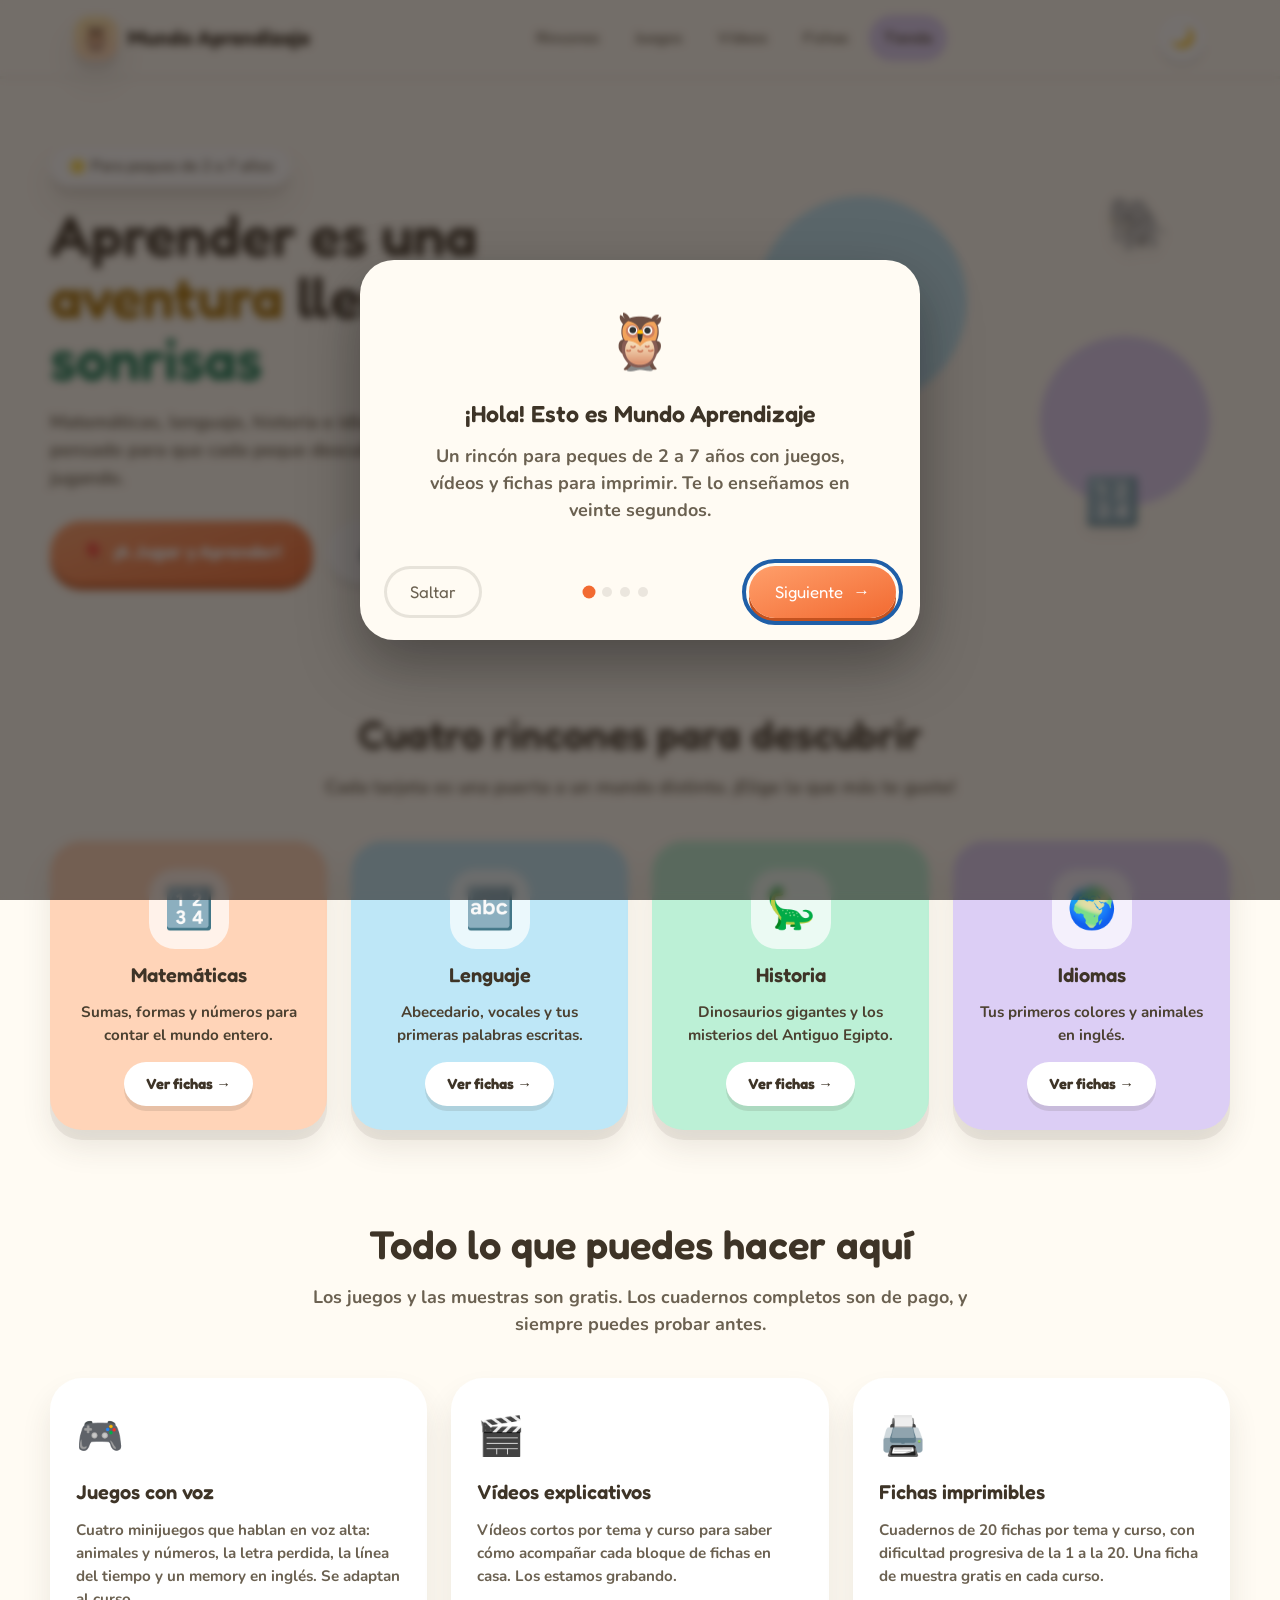
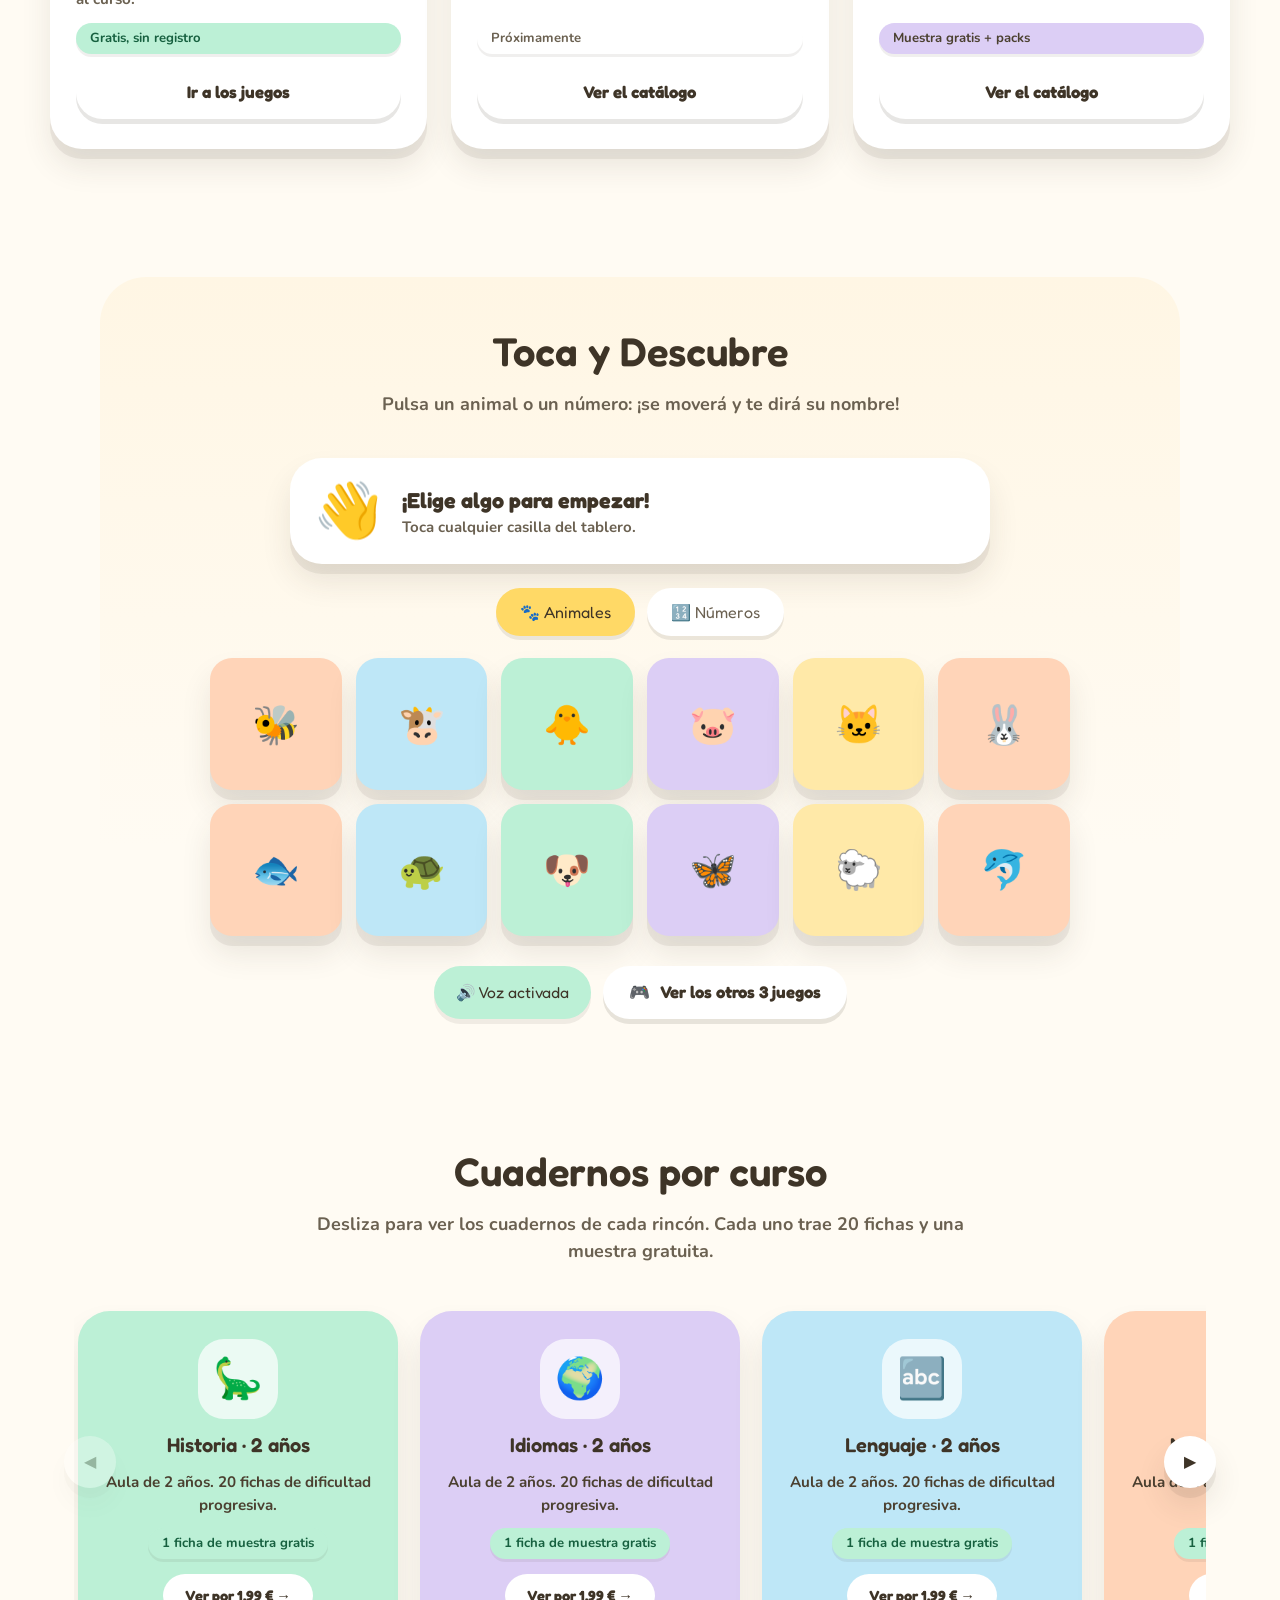
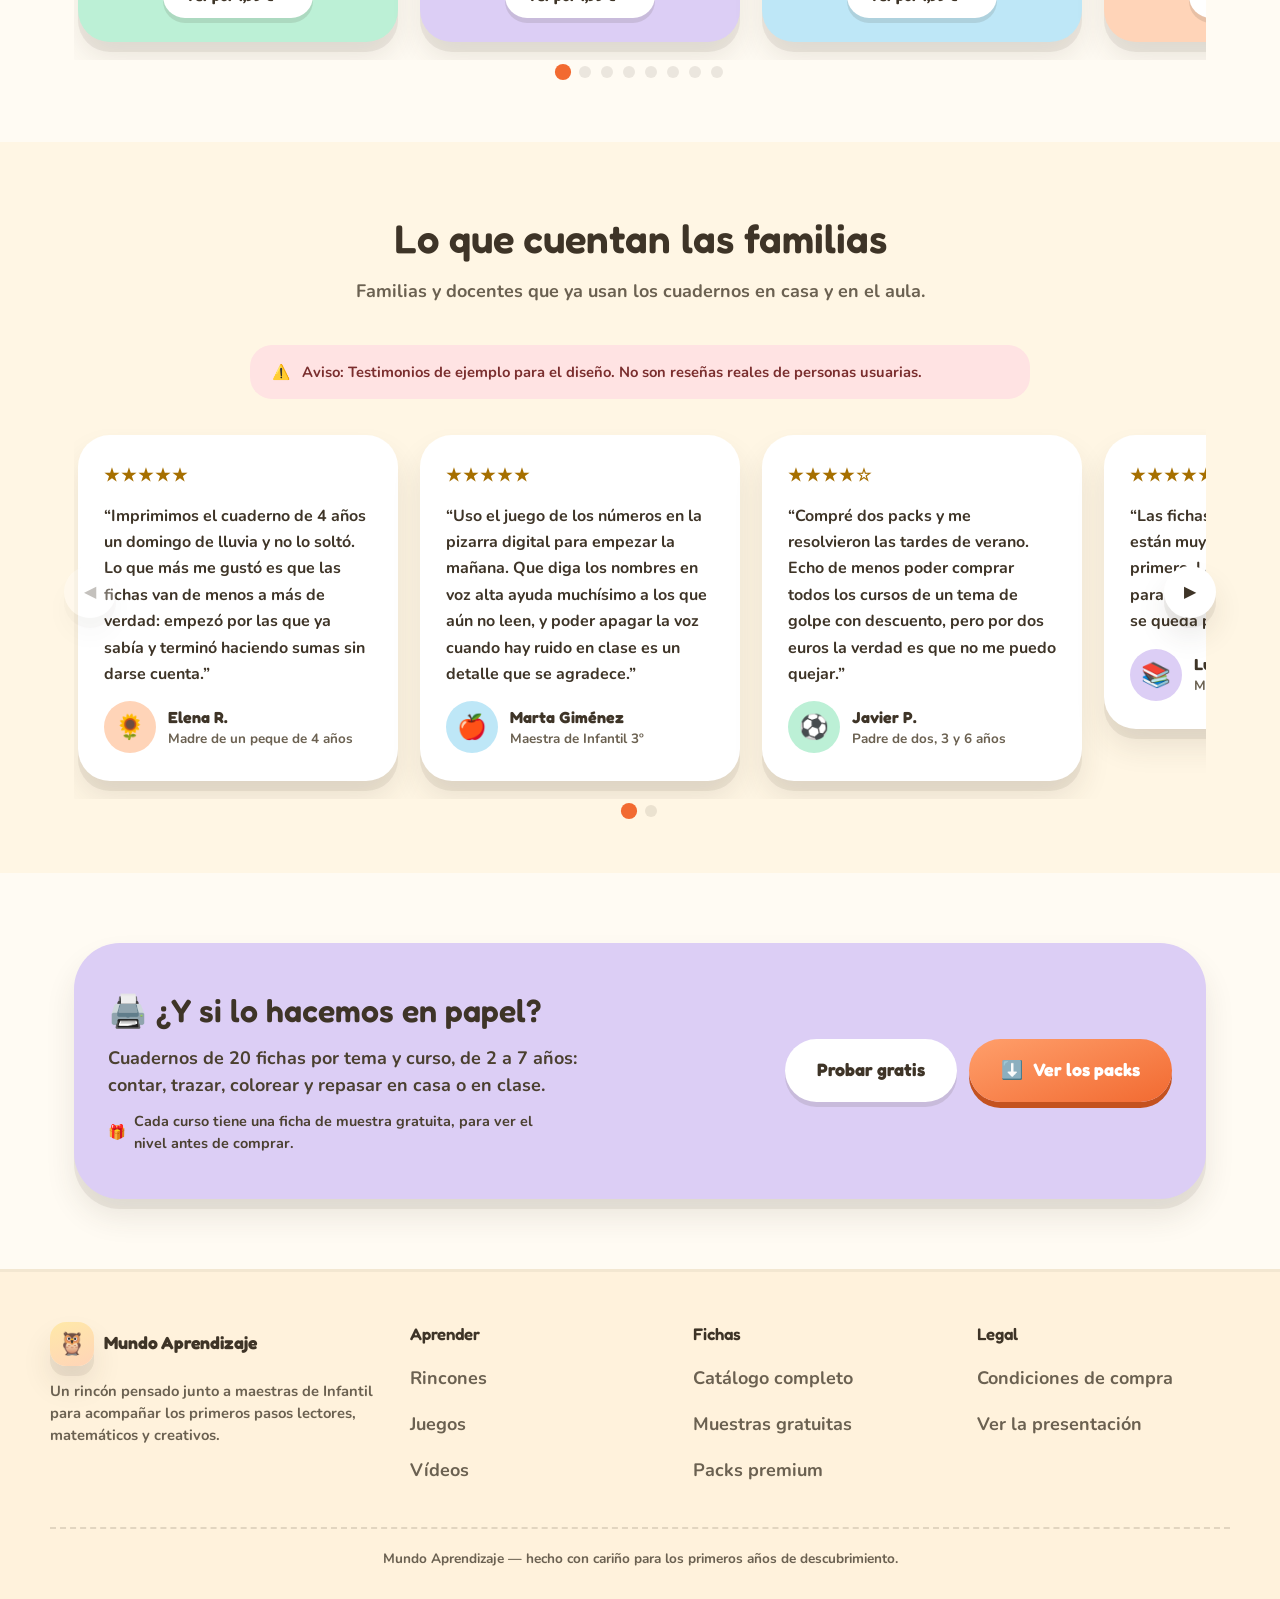
<file: index.html>
<!DOCTYPE html>
<html lang="es">
<head>
<meta charset="UTF-8">
<meta name="viewport" content="width=device-width, initial-scale=1.0">
<title>Mundo Aprendizaje — ¡Jugar y aprender juntos!</title>
<meta name="description" content="Página educativa para niñas y niños de 2 a 7 años: matemáticas, lenguaje, historia e idiomas, con juegos de voz y fichas para imprimir.">
<meta name="theme-color" content="#FFFBF3">
<script>
/* Tema antes de pintar: evita el fogonazo blanco al abrir en modo oscuro. */
(()=>{try{const g=localStorage.getItem('ma-tema');
document.documentElement.dataset.theme=g||(matchMedia('(prefers-color-scheme: dark)').matches?'dark':'light');
}catch(e){document.documentElement.dataset.theme='light';}})();
</script>
<link rel="preconnect" href="https://fonts.googleapis.com">
<link rel="preconnect" href="https://fonts.gstatic.com" crossorigin>
<link href="https://fonts.googleapis.com/css2?family=Fredoka:wght@500;600;700&family=Nunito:wght@500;700;800&display=swap" rel="stylesheet">
<link rel="icon" href="data:image/svg+xml,<svg xmlns='http://www.w3.org/2000/svg' viewBox='0 0 100 100'><text y='.9em' font-size='90'>🦉</text></svg>">
<link rel="stylesheet" href="assets/base.css">
<style>
  /* ---------- HERO ---------- */
  .hero{ position: relative; padding: 68px 24px 56px; overflow: hidden; }
  .hero-inner{
    max-width: 1180px; margin: 0 auto;
    display: grid; grid-template-columns: 1.1fr 0.9fr; gap: 40px; align-items: center;
  }
  @media (max-width: 900px){ .hero-inner{ grid-template-columns: 1fr; text-align: center; } }

  .eyebrow-pill{
    display: inline-flex; align-items: center; gap: 8px;
    background: var(--white); padding: 8px 18px; border-radius: 999px;
    box-shadow: var(--shadow-bubble); font-size: 0.95rem; color: var(--ink-soft);
    margin-bottom: 18px;
  }
  .hero h1{ font-size: clamp(2.4rem, 5vw, 3.6rem); line-height: 1.08; }
  .hero h1 .acento-amarillo{ color: var(--acento-calido); }
  .hero h1 .acento-menta{ color: var(--acento-verde); }
  .hero p.lede{
    color: var(--ink-soft); font-size: 1.15rem; margin-top: 18px; max-width: 46ch;
  }
  @media (max-width: 900px){ .hero p.lede{ margin-inline: auto; } }
  .cta-row{ display: flex; gap: 14px; margin-top: 30px; flex-wrap: wrap; }
  @media (max-width: 900px){ .cta-row{ justify-content: center; } }
  .btn-grande{ font-size: 1.12rem; padding: 18px 32px; min-height: 60px; }

  .hero-art{ position: relative; height: 360px; }
  @media (max-width: 900px){ .hero-art{ height: 260px; } }
  .blob{ position: absolute; border-radius: 50%; animation: flotar 6s ease-in-out infinite; }
  .blob-1{ width: 210px; height: 210px; background: var(--sky); top: 10px; left: 40px; }
  .blob-2{ width: 150px; height: 150px; background: var(--mint); bottom: 20px; left: 0; animation-delay: 1.2s; }
  .blob-3{ width: 170px; height: 170px; background: var(--lavender); bottom: 40px; right: 20px; animation-delay: .6s; }
  .blob-emoji{
    position: absolute; font-size: 3.2rem;
    filter: drop-shadow(0 6px 6px rgba(0,0,0,0.08));
    animation: flotar 5s ease-in-out infinite;
  }
  .e1{ top: 0; right: 60px; animation-delay: .2s; }
  .e2{ top: 130px; left: 70px; animation-delay: 1s; font-size: 2.6rem; }
  .e3{ bottom: 10px; right: 90px; animation-delay: .5s; font-size: 2.8rem; }
  .e4{ bottom: 90px; left: 140px; animation-delay: 1.6s; font-size: 2.2rem; }
  @keyframes flotar{
    0%, 100%{ transform: translateY(0) rotate(0deg); }
    50%{ transform: translateY(-16px) rotate(4deg); }
  }

  /* ---------- RINCONES ---------- */
  .rincones-grid{
    display: grid; grid-template-columns: repeat(4, 1fr); gap: 24px;
    max-width: 1180px; margin: 0 auto;
  }
  @media (max-width: 980px){ .rincones-grid{ grid-template-columns: repeat(2, 1fr); } }
  @media (max-width: 560px){ .rincones-grid{ grid-template-columns: 1fr; } }
  .rincon{
    border-radius: var(--radius-lg); padding: 28px 22px 24px;
    box-shadow: var(--shadow-bubble); text-align: center; color: var(--ink);
    display: flex; flex-direction: column; align-items: center; gap: 11px;
    transition: transform .2s ease; background: var(--tema);
  }
  .rincon:hover{ transform: translateY(-6px) rotate(-1deg); }
  .rincon-icono{
    width: 80px; height: 80px; border-radius: 26px;
    background: var(--sobre-tema);
    display: flex; align-items: center; justify-content: center; font-size: 2.5rem;
  }
  .rincon h3{ font-size: 1.25rem; }
  .rincon p{ font-size: 0.95rem; color: var(--on-pastel); margin: 0; flex-grow: 1; }
  .rincon .ir{
    margin-top: 4px; font-family: 'Fredoka', sans-serif; font-size: 0.92rem;
    background: var(--white); padding: 11px 22px; border-radius: 999px;
    box-shadow: 0 5px 0 rgba(62,52,39,0.12);
  }
  .rincon:active .ir{ transform: translateY(3px); box-shadow: none; }

  /* ---------- QUÉ HAY AQUÍ ---------- */
  .secciones-grid{
    display: grid; grid-template-columns: repeat(3, 1fr); gap: 24px;
    max-width: 1180px; margin: 0 auto;
  }
  @media (max-width: 900px){ .secciones-grid{ grid-template-columns: 1fr; } }
  .tarjeta-seccion{
    background: var(--white); border-radius: var(--radius-lg);
    box-shadow: var(--shadow-bubble); padding: 30px 26px;
    display: flex; flex-direction: column; gap: 12px;
  }
  .tarjeta-seccion .emoji{ font-size: 2.4rem; }
  .tarjeta-seccion h3{ font-size: 1.25rem; }
  .tarjeta-seccion p{ color: var(--ink-soft); font-size: 0.95rem; margin: 0; flex-grow: 1; }

  /* ---------- JUEGO DESTACADO ---------- */
  .panel-juego{
    background: linear-gradient(180deg, var(--panel-juego), var(--cream) 72%);
    border-radius: 46px; max-width: 1080px; margin: 0 auto; padding: 44px 30px 48px;
  }
  @media (max-width: 620px){ .panel-juego{ border-radius: 30px; padding: 32px 16px 38px; } }

  .escena{
    background: var(--white); border-radius: var(--radius-lg);
    box-shadow: var(--shadow-bubble); padding: 24px;
    max-width: 700px; margin: 0 auto 24px;
    display: flex; align-items: center; gap: 20px; min-height: 106px;
  }
  .escena-emoji{ font-size: 3.4rem; line-height: 1; flex-shrink: 0; }
  .escena-nombre{ font-family: 'Fredoka', sans-serif; font-size: 1.35rem; }
  .escena-pista{ color: var(--ink-soft); font-size: 0.94rem; }
  .estrellas{ display: flex; gap: 5px; flex-wrap: wrap; max-width: 250px; font-size: 1.5rem; }
  .estrella{ display: inline-block; animation: pop .35s ease backwards; }
  @keyframes pop{ 0%{ transform: scale(0); opacity: 0; } 70%{ transform: scale(1.25); opacity: 1; } 100%{ transform: scale(1); } }

  .tabs{ display: flex; justify-content: center; gap: 12px; margin-bottom: 22px; flex-wrap: wrap; }
  .tab-btn{
    font-family: 'Fredoka', sans-serif; font-size: 1rem;
    background: var(--white); border: none; padding: 14px 24px;
    border-radius: 999px; box-shadow: 0 4px 0 rgba(62,52,39,0.10);
    color: var(--ink-soft); min-height: 48px;
  }
  .tab-btn[aria-selected="true"]{ background: var(--yellow-deep); color: var(--on-activo); }

  .tablero{
    display: grid; grid-template-columns: repeat(6, 1fr); gap: 14px;
    max-width: 860px; margin: 0 auto;
  }
  @media (max-width: 760px){ .tablero{ grid-template-columns: repeat(3, 1fr); } }
  @media (max-width: 420px){ .tablero{ grid-template-columns: repeat(2, 1fr); } }
  .casilla{
    aspect-ratio: 1 / 1; border: none; border-radius: var(--radius-md);
    font-size: 2.4rem; font-family: 'Fredoka', sans-serif; color: var(--ink);
    display: flex; align-items: center; justify-content: center;
    box-shadow: var(--shadow-bubble); transition: transform .12s ease;
  }
  .casilla:hover{ transform: scale(1.06); }
  .casilla:nth-child(6n+1){ background: var(--peach); }
  .casilla:nth-child(6n+2){ background: var(--sky); }
  .casilla:nth-child(6n+3){ background: var(--mint); }
  .casilla:nth-child(6n+4){ background: var(--lavender); }
  .casilla:nth-child(6n+5){ background: var(--yellow); }
  .casilla:nth-child(6n+6){ background: var(--peach); }
  .rebota{ animation: rebote .5s ease; }
  @keyframes rebote{
    0%{ transform: scale(1); } 35%{ transform: scale(1.2) rotate(-6deg); }
    65%{ transform: scale(.95) rotate(4deg); } 100%{ transform: scale(1); }
  }
  .juego-pie{ display: flex; justify-content: center; gap: 12px; margin-top: 30px; flex-wrap: wrap; }
  .chip{
    font-family: 'Fredoka', sans-serif; font-size: 0.98rem;
    background: var(--white); border: none; padding: 12px 22px;
    border-radius: 999px; box-shadow: 0 5px 0 rgba(62,52,39,0.08);
    color: var(--ink-soft); min-height: 48px;
  }
  .chip[aria-pressed="true"]{ background: var(--mint); color: var(--ink); }

  /* ---------- FRANJA PREMIUM ---------- */
  .franja-premium{ max-width: 1180px; margin: 70px auto 0; padding: 0 24px; }
  .franja-caja{
    background: var(--lavender); border-radius: 46px; padding: 44px 34px;
    display: flex; align-items: center; justify-content: space-between;
    gap: 28px; box-shadow: var(--shadow-bubble); flex-wrap: wrap;
  }
  .franja-caja h2{ font-size: clamp(1.5rem, 3vw, 2rem); }
  .franja-caja p{ color: var(--on-pastel); margin: 10px 0 0; max-width: 48ch; }
  .franja-caja .gratis-primero{
    font-size: 0.9rem; color: var(--on-pastel); margin-top: 12px;
    display: flex; align-items: center; gap: 8px;
  }
</style>
</head>
<body>
<a class="skip-link" href="#contenido">Saltar al contenido</a>

<header class="topbar">
  <div class="topbar-inner">
    <a class="brand" href="#top"><span class="brand-badge" aria-hidden="true">🦉</span> Mundo Aprendizaje</a>
    <nav aria-label="Navegación principal">
      <ul class="topnav">
        <li><a href="#rincones">Rincones</a></li>
        <li><a href="juegos.html">Juegos</a></li>
        <li><a href="videos.html">Vídeos</a></li>
        <li><a href="descargas.html">Fichas</a></li>
        <li><a href="tienda.html" class="nav-premium">Tienda</a></li>
      </ul>
    </nav>
  </div>
</header>

<main id="contenido">

  <!-- HERO -->
  <section class="hero" id="top">
    <div class="hero-inner">
      <div class="anim-hero">
        <span class="eyebrow-pill">🌟 Para peques de 2 a 7 años</span>
        <h1>Aprender es una <span class="acento-amarillo">aventura</span> llena de <span class="acento-menta">sonrisas</span></h1>
        <p class="lede">Matemáticas, lenguaje, historia e idiomas en un rincón pensado para que cada peque descubra, toque y aprenda jugando.</p>
        <div class="cta-row">
          <a class="btn btn-primary btn-grande" href="#juego"><span aria-hidden="true">🎈</span> ¡A Jugar y Aprender!</a>
          <a class="btn btn-secondary btn-grande" href="descargas.html"><span aria-hidden="true">🖨️</span> Fichas para imprimir</a>
        </div>
      </div>
      <div class="hero-art" aria-hidden="true">
        <div class="blob blob-1"></div>
        <div class="blob blob-2"></div>
        <div class="blob blob-3"></div>
        <span class="blob-emoji e1">🐘</span>
        <span class="blob-emoji e2">📚</span>
        <span class="blob-emoji e3">🔢</span>
        <span class="blob-emoji e4">🌈</span>
      </div>
    </div>
  </section>

  <!-- RINCONES -->
  <section class="section" id="rincones">
    <div class="section-head">
      <h2>Cuatro rincones para descubrir</h2>
      <p>Cada tarjeta es una puerta a un mundo distinto. ¡Elige la que más te guste!</p>
    </div>
    <div class="rincones-grid">
      <a class="rincon t-peach" href="descargas.html?tema=matematicas">
        <span class="rincon-icono" aria-hidden="true">🔢</span>
        <h3>Matemáticas</h3>
        <p>Sumas, formas y números para contar el mundo entero.</p>
        <span class="ir">Ver fichas →</span>
      </a>
      <a class="rincon t-sky" href="descargas.html?tema=lenguaje">
        <span class="rincon-icono" aria-hidden="true">🔤</span>
        <h3>Lenguaje</h3>
        <p>Abecedario, vocales y tus primeras palabras escritas.</p>
        <span class="ir">Ver fichas →</span>
      </a>
      <a class="rincon t-mint" href="descargas.html?tema=historia">
        <span class="rincon-icono" aria-hidden="true">🦕</span>
        <h3>Historia</h3>
        <p>Dinosaurios gigantes y los misterios del Antiguo Egipto.</p>
        <span class="ir">Ver fichas →</span>
      </a>
      <a class="rincon t-lavender" href="descargas.html?tema=idiomas">
        <span class="rincon-icono" aria-hidden="true">🌍</span>
        <h3>Idiomas</h3>
        <p>Tus primeros colores y animales en inglés.</p>
        <span class="ir">Ver fichas →</span>
      </a>
    </div>
  </section>

  <!-- QUÉ HAY AQUÍ -->
  <section class="section" style="padding-top: 20px">
    <div class="section-head">
      <h2>Todo lo que puedes hacer aquí</h2>
      <p>Los juegos y las muestras son gratis. Los cuadernos completos son de pago, y siempre puedes probar antes.</p>
    </div>
    <div class="secciones-grid">
      <article class="tarjeta-seccion">
        <span class="emoji" aria-hidden="true">🎮</span>
        <h3>Juegos con voz</h3>
        <p>Cuatro minijuegos que hablan en voz alta: animales y números, la letra perdida, la línea del tiempo y un memory en inglés. Se adaptan al curso.</p>
        <span class="pill pill-gratis">Gratis, sin registro</span>
        <a class="btn btn-secondary" href="juegos.html">Ir a los juegos</a>
      </article>
      <article class="tarjeta-seccion">
        <span class="emoji" aria-hidden="true">🎬</span>
        <h3>Vídeos explicativos</h3>
        <p>Vídeos cortos por tema y curso para saber cómo acompañar cada bloque de fichas en casa. Los estamos grabando.</p>
        <span class="pill">Próximamente</span>
        <a class="btn btn-secondary" href="videos.html">Ver el catálogo</a>
      </article>
      <article class="tarjeta-seccion">
        <span class="emoji" aria-hidden="true">🖨️</span>
        <h3>Fichas imprimibles</h3>
        <p>Cuadernos de 20 fichas por tema y curso, con dificultad progresiva de la 1 a la 20. Una ficha de muestra gratis en cada curso.</p>
        <span class="pill pill-premium">Muestra gratis + packs</span>
        <a class="btn btn-secondary" href="descargas.html">Ver el catálogo</a>
      </article>
    </div>
  </section>

  <!-- JUEGO DESTACADO -->
  <section class="section" id="juego">
    <div class="panel-juego">
      <div class="section-head">
        <h2>Toca y Descubre</h2>
        <p>Pulsa un animal o un número: ¡se moverá y te dirá su nombre!</p>
      </div>
      <div id="juegoRaiz"></div>
      <div class="juego-pie">
        <button class="chip" type="button" id="btnVoz" aria-pressed="true">🔊 Voz activada</button>
        <a class="btn btn-secondary" href="juegos.html"><span aria-hidden="true">🎮</span> Ver los otros 3 juegos</a>
      </div>
    </div>
  </section>


  <!-- CARRUSEL DE PACKS -->
  <section class="section" id="packs" style="padding-top: 10px">
    <div class="section-head">
      <h2>Cuadernos por curso</h2>
      <p>Desliza para ver los cuadernos de cada rincón. Cada uno trae 20 fichas y una muestra gratuita.</p>
    </div>
    <div class="wrap">
      <div class="carrusel" data-carrusel="Cuadernos de fichas por tema y curso">
        <div class="carrusel-pista" id="pistaPacks"></div>
      </div>
    </div>
  </section>

  <!-- TESTIMONIOS -->
  <section class="testimonios" id="testimonios">
    <div class="section-head">
      <h2>Lo que cuentan las familias</h2>
      <p>Familias y docentes que ya usan los cuadernos en casa y en el aula.</p>
    </div>
    <div class="wrap">
      <p class="aviso-simulado" id="avisoTestimonios" hidden></p>
      <div class="carrusel" data-carrusel="Testimonios">
        <div class="carrusel-pista" id="pistaTestimonios"></div>
      </div>
    </div>
  </section>

  <!-- FRANJA PREMIUM -->
  <section class="franja-premium">
    <div class="franja-caja">
      <div>
        <h2>🖨️ ¿Y si lo hacemos en papel?</h2>
        <p>Cuadernos de 20 fichas por tema y curso, de 2 a 7 años: contar, trazar, colorear y repasar en casa o en clase.</p>
        <p class="gratis-primero"><span aria-hidden="true">🎁</span> Cada curso tiene una ficha de muestra gratuita, para ver el nivel antes de comprar.</p>
      </div>
      <div style="display:flex; gap:12px; flex-wrap:wrap">
        <a class="btn btn-secondary btn-grande" href="descargas.html?gratis=1">Probar gratis</a>
        <a class="btn btn-primary btn-grande" href="tienda.html"><span aria-hidden="true">⬇️</span> Ver los packs</a>
      </div>
    </div>
  </section>

</main>

<footer id="familias">
  <div class="footer-grid">
    <div>
      <div class="footer-brand">
        <span class="brand-badge" aria-hidden="true">🦉</span>
        <strong style="font-family:'Fredoka',sans-serif; font-size:1.1rem;">Mundo Aprendizaje</strong>
      </div>
      <p class="footer-note">Un rincón pensado junto a maestras de Infantil para acompañar los primeros pasos lectores, matemáticos y creativos.</p>
    </div>
    <div><h3>Aprender</h3><ul>
      <li><a href="#rincones">Rincones</a></li>
      <li><a href="juegos.html">Juegos</a></li>
      <li><a href="videos.html">Vídeos</a></li>
    </ul></div>
    <div><h3>Fichas</h3><ul>
      <li><a href="descargas.html">Catálogo completo</a></li>
      <li><a href="descargas.html?gratis=1">Muestras gratuitas</a></li>
      <li><a href="tienda.html">Packs premium</a></li>
    </ul></div>
    <div><h3>Legal</h3><ul>
      <li><a href="tienda.html#legal">Condiciones de compra</a></li>
      <li><a href="#" id="verPresentacion">Ver la presentación</a></li>
    </ul></div>
  </div>
  <div class="footer-bottom">Mundo Aprendizaje — hecho con cariño para los primeros años de descubrimiento.</div>
</footer>

<script src="data/catalogo.js"></script>
<script src="assets/site.js"></script>
<script src="data/packs.js"></script>
<script src="data/testimonios.js"></script>
<script src="assets/juegos.js"></script>
<script src="assets/carrusel.js"></script>
<script src="assets/onboarding.js"></script>
<script>
(() => {
  'use strict';
  const { el, icono, catalogo, precio } = window.MA;

  // El juego destacado es el mismo motor de juegos.html, no una copia.
  const toca = window.MA_JUEGOS.catalogo.find(j => j.id === 'toca');
  toca.montar(document.getElementById('juegoRaiz'), 5);

  /* ---------------------------------------------------- carrusel de packs */
  const cat = catalogo();
  const pistaPacks = document.getElementById('pistaPacks');
  const disponibles = window.MA_PACKS.packs.filter(p => p.tipo === 'tema-curso' && p.disponible);
  // Un cuaderno de cada tema y curso, ordenado por curso para que la tira
  // avance de los más pequeños a los mayores.
  disponibles.sort((a, b) => a.curso - b.curso || a.tema.localeCompare(b.tema));

  pistaPacks.append(...disponibles.map(p => {
    const tema = cat.temas[p.tema];
    const curso = cat.cursos[String(p.curso)];
    const art = el('article', { className: 'rincon' });
    art.style.setProperty('--tema', `var(--${tema.color})`);
    art.append(
      el('span', { className: 'rincon-icono', text: tema.icono, attrs: { 'aria-hidden': 'true' } }),
      el('h3', { text: `${tema.nombre} · ${curso.etiqueta}` }),
      el('p', { text: `${curso.etapa}. 20 fichas de dificultad progresiva.` }),
      el('span', { className: 'pill pill-gratis', text: '1 ficha de muestra gratis' }),
      el('a', { className: 'ir', attrs: { href: `fichas.html#/${p.tema}/${p.curso}` } },
        `Ver por ${precio(p.precio)} →`));
    return art;
  }));

  /* --------------------------------------------------------- testimonios */
  const t = window.MA_TESTIMONIOS;
  const pistaT = document.getElementById('pistaTestimonios');
  if(t.simulados){
    const aviso = document.getElementById('avisoTestimonios');
    // `false` a propósito: este bloque solo se ejecuta cuando los testimonios
    // son simulados, y existe precisamente para MOSTRAR el aviso de que no son
    // reseñas reales. Ojo: en JavaScript es `false`, no `False` ni `True`.
    aviso.hidden = false;
    aviso.append(icono('⚠️'), el('span', {}, el('strong', { text: 'Aviso: ' }), t.aviso));
  }
  pistaT.append(...t.items.map(x => {
    const art = el('article', { className: 'testimonio' });
    art.style.setProperty('--tema', `var(--${x.tema})`);
    art.append(
      el('div', { className: 'testimonio-estrellas',
                  attrs: { role: 'img', 'aria-label': `${x.estrellas} de 5 estrellas` },
                  text: '★'.repeat(x.estrellas) + '☆'.repeat(5 - x.estrellas) }),
      el('p', { className: 'testimonio-texto', text: x.texto }),
      el('div', { className: 'testimonio-pie' },
        el('span', { className: 'testimonio-avatar', text: x.avatar, attrs: { 'aria-hidden': 'true' } }),
        el('div', {}, el('div', { className: 'testimonio-nombre', text: x.nombre }),
          el('div', { className: 'testimonio-rol', text: x.rol }))));
    return art;
  }));

  window.MA_CARRUSEL.montarTodos();

  /* -------------------------------------------------------- presentación */
  window.MA_ONBOARDING.montar();
  document.getElementById('verPresentacion').addEventListener('click', ev => {
    ev.preventDefault();
    window.MA_ONBOARDING.reiniciar();
  });

  const btnVoz = document.getElementById('btnVoz');
  if(!window.MA.vozDisponible){
    btnVoz.disabled = true;
    btnVoz.textContent = '🔇 Voz no disponible';
    btnVoz.setAttribute('aria-pressed', 'false');
  }else{
    btnVoz.addEventListener('click', () => {
      const activa = window.MA.alternarVoz();
      btnVoz.setAttribute('aria-pressed', String(activa));
      btnVoz.textContent = activa ? '🔊 Voz activada' : '🔇 Voz apagada';
    });
  }
})();
</script>
</body>
</html>
</file>
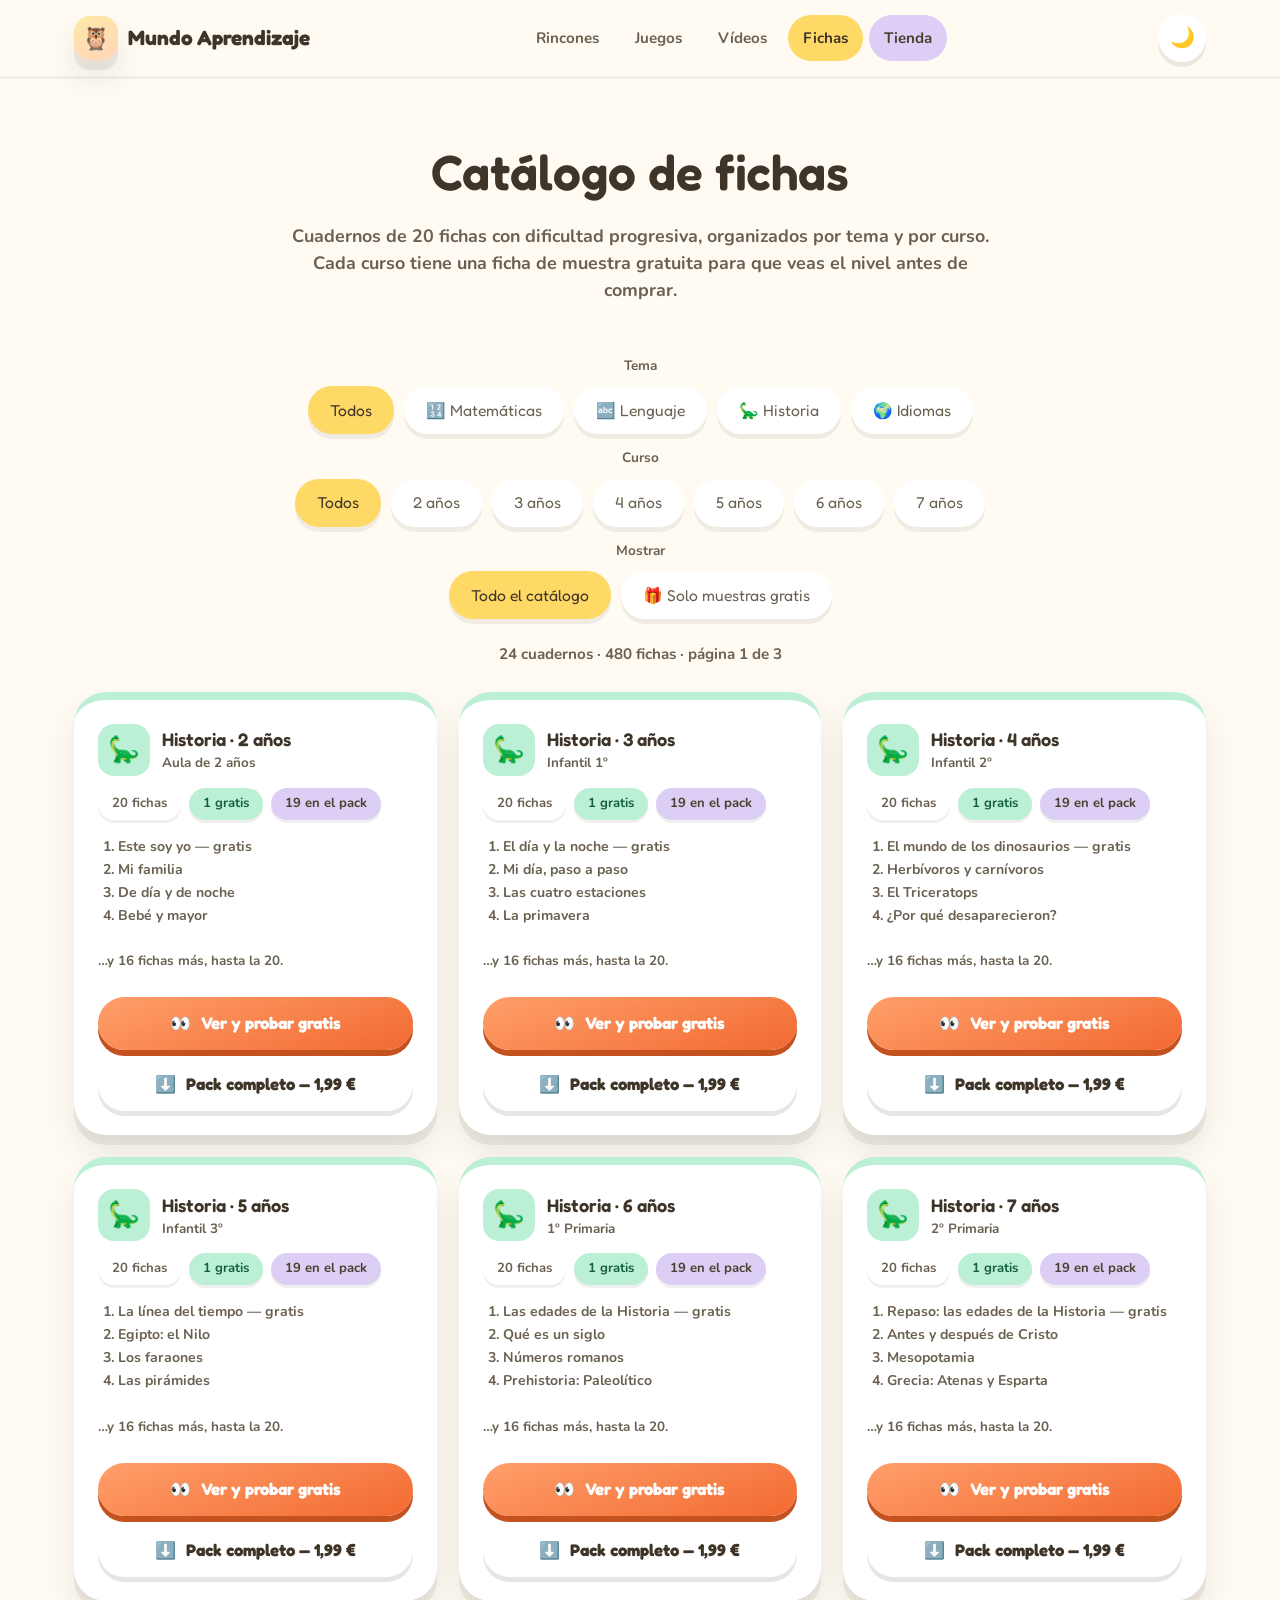
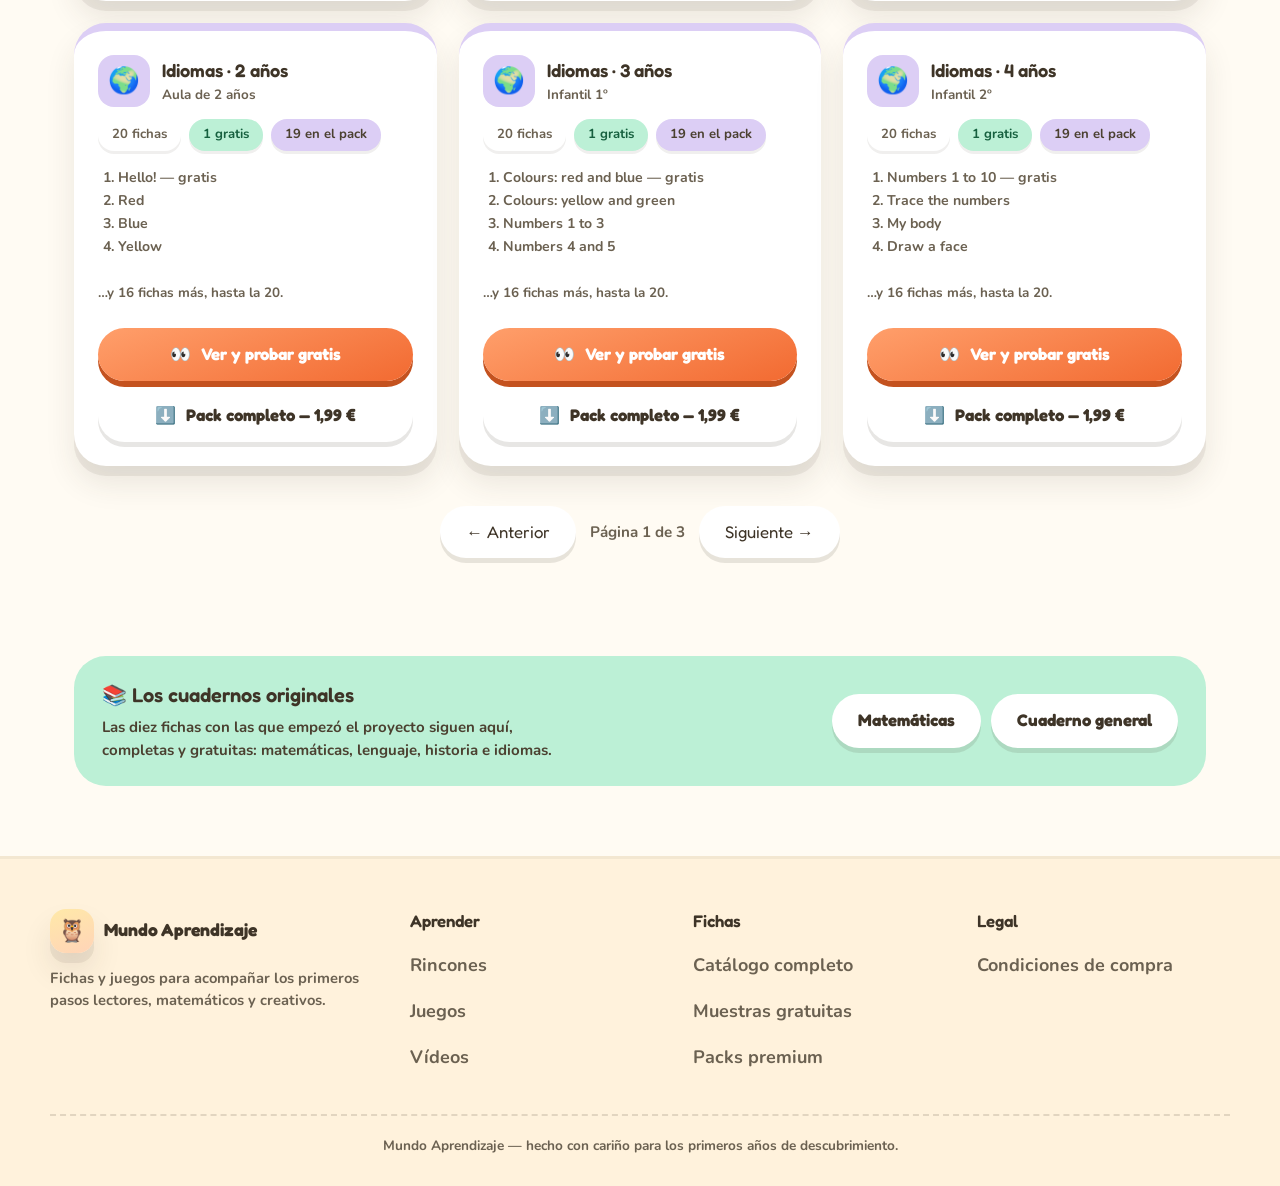
<file: descargas.html>
<!DOCTYPE html>
<html lang="es">
<head>
<meta charset="UTF-8">
<meta name="viewport" content="width=device-width, initial-scale=1.0">
<title>Catálogo de fichas — Mundo Aprendizaje</title>
<meta name="description" content="Catálogo de fichas educativas imprimibles por tema y curso, de 2 a 7 años. Con muestras gratuitas.">
<meta name="theme-color" content="#FFFBF3">
<script>
/* Tema antes de pintar: evita el fogonazo blanco al abrir en modo oscuro. */
(()=>{try{const g=localStorage.getItem('ma-tema');
document.documentElement.dataset.theme=g||(matchMedia('(prefers-color-scheme: dark)').matches?'dark':'light');
}catch(e){document.documentElement.dataset.theme='light';}})();
</script>
<link rel="preconnect" href="https://fonts.googleapis.com">
<link rel="preconnect" href="https://fonts.gstatic.com" crossorigin>
<link href="https://fonts.googleapis.com/css2?family=Fredoka:wght@500;600;700&family=Nunito:wght@500;700;800&display=swap" rel="stylesheet">
<link rel="icon" href="data:image/svg+xml,<svg xmlns='http://www.w3.org/2000/svg' viewBox='0 0 100 100'><text y='.9em' font-size='90'>🦉</text></svg>">
<link rel="stylesheet" href="assets/base.css">
<style>
  .filtros{
    display: flex; justify-content: center; gap: 10px; flex-wrap: wrap;
    max-width: 1180px; margin: 0 auto 14px; padding: 0 24px;
  }
  .filtros-etiqueta{ width: 100%; text-align: center; font-size: 0.85rem; color: var(--ink-soft); }
  .chip{
    font-family: 'Fredoka', sans-serif; font-size: 0.98rem;
    background: var(--white); border: none; padding: 12px 22px;
    border-radius: 999px; box-shadow: 0 5px 0 rgba(62,52,39,0.08);
    color: var(--ink-soft); min-height: 48px;
  }
  .chip[aria-pressed="true"]{ background: var(--yellow-deep); color: var(--on-activo); }
  .chip-proximamente{ opacity: .5; }

  .resumen-busqueda{
    text-align: center; color: var(--ink-soft); font-size: 0.95rem;
    margin: 24px auto 6px; max-width: 60ch;
  }

  .cuadernos{
    display: grid; grid-template-columns: repeat(auto-fill, minmax(300px, 1fr));
    gap: 22px; max-width: 1180px; margin: 26px auto 0; padding: 0 24px;
  }
  .cuaderno{
    background: var(--white); border-radius: var(--radius-lg);
    box-shadow: var(--shadow-bubble); padding: 24px;
    display: flex; flex-direction: column; gap: 12px;
    border-top: 8px solid var(--tema, var(--peach));
  }
  .cuaderno .cabecera{ display: flex; align-items: center; gap: 12px; }
  .cuaderno .icono{
    width: 52px; height: 52px; border-radius: 16px; flex-shrink: 0;
    background: var(--tema, var(--peach));
    display: flex; align-items: center; justify-content: center; font-size: 1.6rem;
  }
  .cuaderno h3{ font-size: 1.14rem; }
  .cuaderno .etapa{ font-size: 0.84rem; color: var(--ink-soft); }
  .cuaderno .meta{ display: flex; gap: 8px; flex-wrap: wrap; }
  .cuaderno ol{
    margin: 4px 0 0; padding-left: 20px; color: var(--ink-soft);
    font-size: 0.88rem; display: flex; flex-direction: column; gap: 2px;
  }
  .cuaderno .acciones{ display: flex; flex-direction: column; gap: 8px; margin-top: auto; }

  .paginacion{
    display: flex; justify-content: center; align-items: center; gap: 14px;
    margin: 40px auto 0; flex-wrap: wrap;
  }
  .paginacion .pagina{ color: var(--ink-soft); font-size: 0.95rem; }

  .vacio{ text-align: center; padding: 50px 20px; color: var(--ink-soft); }

  .banner-legacy{
    max-width: 1180px; margin: 34px auto 0; padding: 0 24px;
  }
  .banner-legacy .caja{
    background: var(--mint); border-radius: var(--radius-lg); padding: 24px 28px;
    display: flex; align-items: center; justify-content: space-between;
    gap: 20px; flex-wrap: wrap;
  }
  .banner-legacy p{ margin: 6px 0 0; color: var(--on-pastel); font-size: 0.94rem; max-width: 52ch; }
</style>
</head>
<body>
<a class="skip-link" href="#contenido">Saltar al contenido</a>

<header class="topbar">
  <div class="topbar-inner">
    <a class="brand" href="index.html"><span class="brand-badge" aria-hidden="true">🦉</span> Mundo Aprendizaje</a>
    <nav aria-label="Navegación principal">
      <ul class="topnav">
        <li><a href="index.html#rincones">Rincones</a></li>
        <li><a href="juegos.html">Juegos</a></li>
        <li><a href="videos.html">Vídeos</a></li>
        <li><a href="descargas.html" aria-current="page">Fichas</a></li>
        <li><a href="tienda.html" class="nav-premium">Tienda</a></li>
      </ul>
    </nav>
  </div>
</header>

<main id="contenido">
  <div class="page-head">
    <h1>Catálogo de fichas</h1>
    <p>Cuadernos de 20 fichas con dificultad progresiva, organizados por tema y por curso. Cada curso tiene una ficha de muestra gratuita para que veas el nivel antes de comprar.</p>
  </div>

  <section class="section" style="padding-top: 34px">
    <div class="filtros" id="filtroTema" role="group" aria-label="Filtrar por tema">
      <span class="filtros-etiqueta">Tema</span>
    </div>
    <div class="filtros" id="filtroCurso" role="group" aria-label="Filtrar por curso">
      <span class="filtros-etiqueta">Curso</span>
    </div>
    <div class="filtros" id="filtroAcceso" role="group" aria-label="Filtrar por acceso">
      <span class="filtros-etiqueta">Mostrar</span>
    </div>

    <p class="resumen-busqueda" id="resumen" role="status"></p>
    <div class="cuadernos anim-lista" id="grid"></div>
    <p class="vacio" id="vacio" hidden></p>

    <nav class="paginacion" id="paginacion" aria-label="Paginación del catálogo"></nav>
  </section>

  <div class="banner-legacy">
    <div class="caja">
      <div>
        <h2 style="font-size:1.25rem">📚 Los cuadernos originales</h2>
        <p>Las diez fichas con las que empezó el proyecto siguen aquí, completas y gratuitas: matemáticas, lenguaje, historia e idiomas.</p>
      </div>
      <div style="display:flex; gap:10px; flex-wrap:wrap">
        <a class="btn btn-secondary" href="fichas_matematicas.html">Matemáticas</a>
        <a class="btn btn-secondary" href="fichas_imprimibles.html">Cuaderno general</a>
      </div>
    </div>
  </div>
</main>

<footer>
  <div class="footer-grid">
    <div>
      <div class="footer-brand">
        <span class="brand-badge" aria-hidden="true">🦉</span>
        <strong style="font-family:'Fredoka',sans-serif; font-size:1.1rem;">Mundo Aprendizaje</strong>
      </div>
      <p class="footer-note">Fichas y juegos para acompañar los primeros pasos lectores, matemáticos y creativos.</p>
    </div>
    <div><h3>Aprender</h3><ul>
      <li><a href="index.html#rincones">Rincones</a></li>
      <li><a href="juegos.html">Juegos</a></li>
      <li><a href="videos.html">Vídeos</a></li>
    </ul></div>
    <div><h3>Fichas</h3><ul>
      <li><a href="descargas.html">Catálogo completo</a></li>
      <li><a href="descargas.html?gratis=1">Muestras gratuitas</a></li>
      <li><a href="tienda.html">Packs premium</a></li>
    </ul></div>
    <div><h3>Legal</h3><ul>
      <li><a href="tienda.html#legal">Condiciones de compra</a></li>
    </ul></div>
  </div>
  <div class="footer-bottom">Mundo Aprendizaje — hecho con cariño para los primeros años de descubrimiento.</div>
</footer>

<script src="data/catalogo.js"></script>
<script src="assets/site.js"></script>
<script>
(() => {
  'use strict';
  const { el, icono, catalogo, filtrar } = window.MA;
  const cat = catalogo();

  const grid = document.getElementById('grid');
  const vacio = document.getElementById('vacio');
  const resumen = document.getElementById('resumen');
  const paginacion = document.getElementById('paginacion');

  // El catálogo se agrupa en cuadernos (tema + curso) y se pagina: con 4 temas
  // y 6 cursos hay 24 cuadernos y 480 fichas, demasiado para volcarlo entero.
  const POR_PAGINA = 9;
  let temaActivo = 'todos', cursoActivo = 'todos', acceso = 'todos', pagina = 1;

  // Entradas desde el resto del sitio: ?tema=matematicas, ?curso=5, ?gratis=1
  const params = new URLSearchParams(location.search);
  if(params.get('gratis') === '1') acceso = 'gratis';
  if(cat.temas[params.get('tema')]) temaActivo = params.get('tema');
  if(cat.cursos[params.get('curso')]) cursoActivo = params.get('curso');

  /** Agrupa el índice en cuadernos de 20 fichas. */
  function cuadernos(){
    const mapa = new Map();
    filtrar({}).forEach(f => {
      const clave = `${f.tema}-${f.curso}`;
      if(!mapa.has(clave)) mapa.set(clave, { tema: f.tema, curso: f.curso, fichas: [] });
      mapa.get(clave).fichas.push(f);
    });
    return [...mapa.values()].sort((a, b) =>
      a.tema.localeCompare(b.tema) || a.curso - b.curso);
  }

  function visibles(){
    return cuadernos().filter(c =>
      (temaActivo === 'todos' || c.tema === temaActivo) &&
      (cursoActivo === 'todos' || String(c.curso) === cursoActivo) &&
      (acceso !== 'gratis' || c.fichas.some(f => f.gratis)));
  }

  function tarjeta(c){
    const tema = cat.temas[c.tema];
    const curso = cat.cursos[String(c.curso)];
    const gratis = c.fichas.filter(f => f.gratis);
    const lista = acceso === 'gratis' ? gratis : c.fichas;

    const art = el('article', { className: 'cuaderno' });
    art.style.setProperty('--tema', `var(--${tema.color})`);

    art.append(
      el('div', { className: 'cabecera' },
        el('span', { className: 'icono', text: tema.icono, attrs: { 'aria-hidden': 'true' } }),
        el('div', {},
          el('h3', { text: `${tema.nombre} · ${curso.etiqueta}` }),
          el('div', { className: 'etapa', text: curso.etapa }))),
      el('div', { className: 'meta' },
        el('span', { className: 'pill', text: `${c.fichas.length} fichas` }),
        el('span', { className: 'pill pill-gratis', text: `${gratis.length} gratis` }),
        el('span', { className: 'pill pill-premium', text: `${c.fichas.length - gratis.length} en el pack` })),
      el('ol', {}, lista.slice(0, 4).map(f =>
        el('li', { text: f.titulo + (f.gratis ? ' — gratis' : '') }))),
    );
    if(lista.length > 4){
      art.append(el('p', { className: 'etapa', text: `…y ${lista.length - 4} fichas más, hasta la 20.` }));
    }

    art.append(el('div', { className: 'acciones' },
      el('a', { className: 'btn btn-primary', attrs: { href: `fichas.html#/${c.tema}/${c.curso}` } },
        icono('👀'), 'Ver y probar gratis'),
      el('a', { className: 'btn btn-secondary', attrs: { href: `tienda.html#/${c.tema}/${c.curso}` } },
        icono('⬇️'), 'Pack completo — 1,99 €')));
    return art;
  }

  function pintar(){
    const lista = visibles();
    const totalPag = Math.max(1, Math.ceil(lista.length / POR_PAGINA));
    pagina = Math.min(pagina, totalPag);
    const trozo = lista.slice((pagina - 1) * POR_PAGINA, pagina * POR_PAGINA);

    grid.replaceChildren(...trozo.map(tarjeta));
    vacio.hidden = lista.length > 0;
    if(!lista.length) vacio.textContent = 'No hay cuadernos para esta combinación todavía.';

    const nFichas = lista.reduce((n, c) => n + c.fichas.length, 0);
    resumen.textContent = lista.length
      ? `${lista.length} cuadernos · ${nFichas} fichas` + (totalPag > 1 ? ` · página ${pagina} de ${totalPag}` : '')
      : '';

    // Paginación
    paginacion.replaceChildren();
    if(totalPag > 1){
      const anterior = el('button', { className: 'btn btn-secondary', text: '← Anterior',
                                      attrs: { type: 'button', disabled: pagina === 1 || null } });
      const siguiente = el('button', { className: 'btn btn-secondary', text: 'Siguiente →',
                                       attrs: { type: 'button', disabled: pagina === totalPag || null } });
      anterior.addEventListener('click', () => { pagina--; pintar(); grid.scrollIntoView({ block: 'start' }); });
      siguiente.addEventListener('click', () => { pagina++; pintar(); grid.scrollIntoView({ block: 'start' }); });
      paginacion.append(anterior,
        el('span', { className: 'pagina', text: `Página ${pagina} de ${totalPag}` }), siguiente);
    }

    sincronizar();
  }

  function sincronizar(){
    document.querySelectorAll('#filtroTema .chip').forEach(b =>
      b.setAttribute('aria-pressed', String(b.dataset.valor === temaActivo)));
    document.querySelectorAll('#filtroCurso .chip').forEach(b =>
      b.setAttribute('aria-pressed', String(b.dataset.valor === cursoActivo)));
    document.querySelectorAll('#filtroAcceso .chip').forEach(b =>
      b.setAttribute('aria-pressed', String(b.dataset.valor === acceso)));
  }

  function montarFiltro(contenedor, opciones, aplicar){
    opciones.forEach(o => {
      const b = el('button', { className: 'chip' + (o.proximamente ? ' chip-proximamente' : ''),
                               text: o.etiqueta,
                               attrs: { type: 'button', 'aria-pressed': 'false',
                                        title: o.proximamente ? 'Aún en preparación' : null } });
      b.dataset.valor = o.valor;
      b.addEventListener('click', () => { aplicar(o.valor); pagina = 1; pintar(); });
      contenedor.append(b);
    });
  }

  montarFiltro(document.getElementById('filtroTema'),
    [{ valor: 'todos', etiqueta: 'Todos' }].concat(
      Object.entries(cat.temas).map(([k, t]) => ({
        valor: k, etiqueta: `${t.icono} ${t.nombre}`,
        proximamente: !cat.temasGenerados.includes(k) }))),
    v => temaActivo = v);

  montarFiltro(document.getElementById('filtroCurso'),
    [{ valor: 'todos', etiqueta: 'Todos' }].concat(
      Object.entries(cat.cursos).map(([k, c]) => ({ valor: k, etiqueta: c.etiqueta }))),
    v => cursoActivo = v);

  montarFiltro(document.getElementById('filtroAcceso'), [
    { valor: 'todos', etiqueta: 'Todo el catálogo' },
    { valor: 'gratis', etiqueta: '🎁 Solo muestras gratis' },
  ], v => acceso = v);

  pintar();
})();
</script>
</body>
</html>
</file>
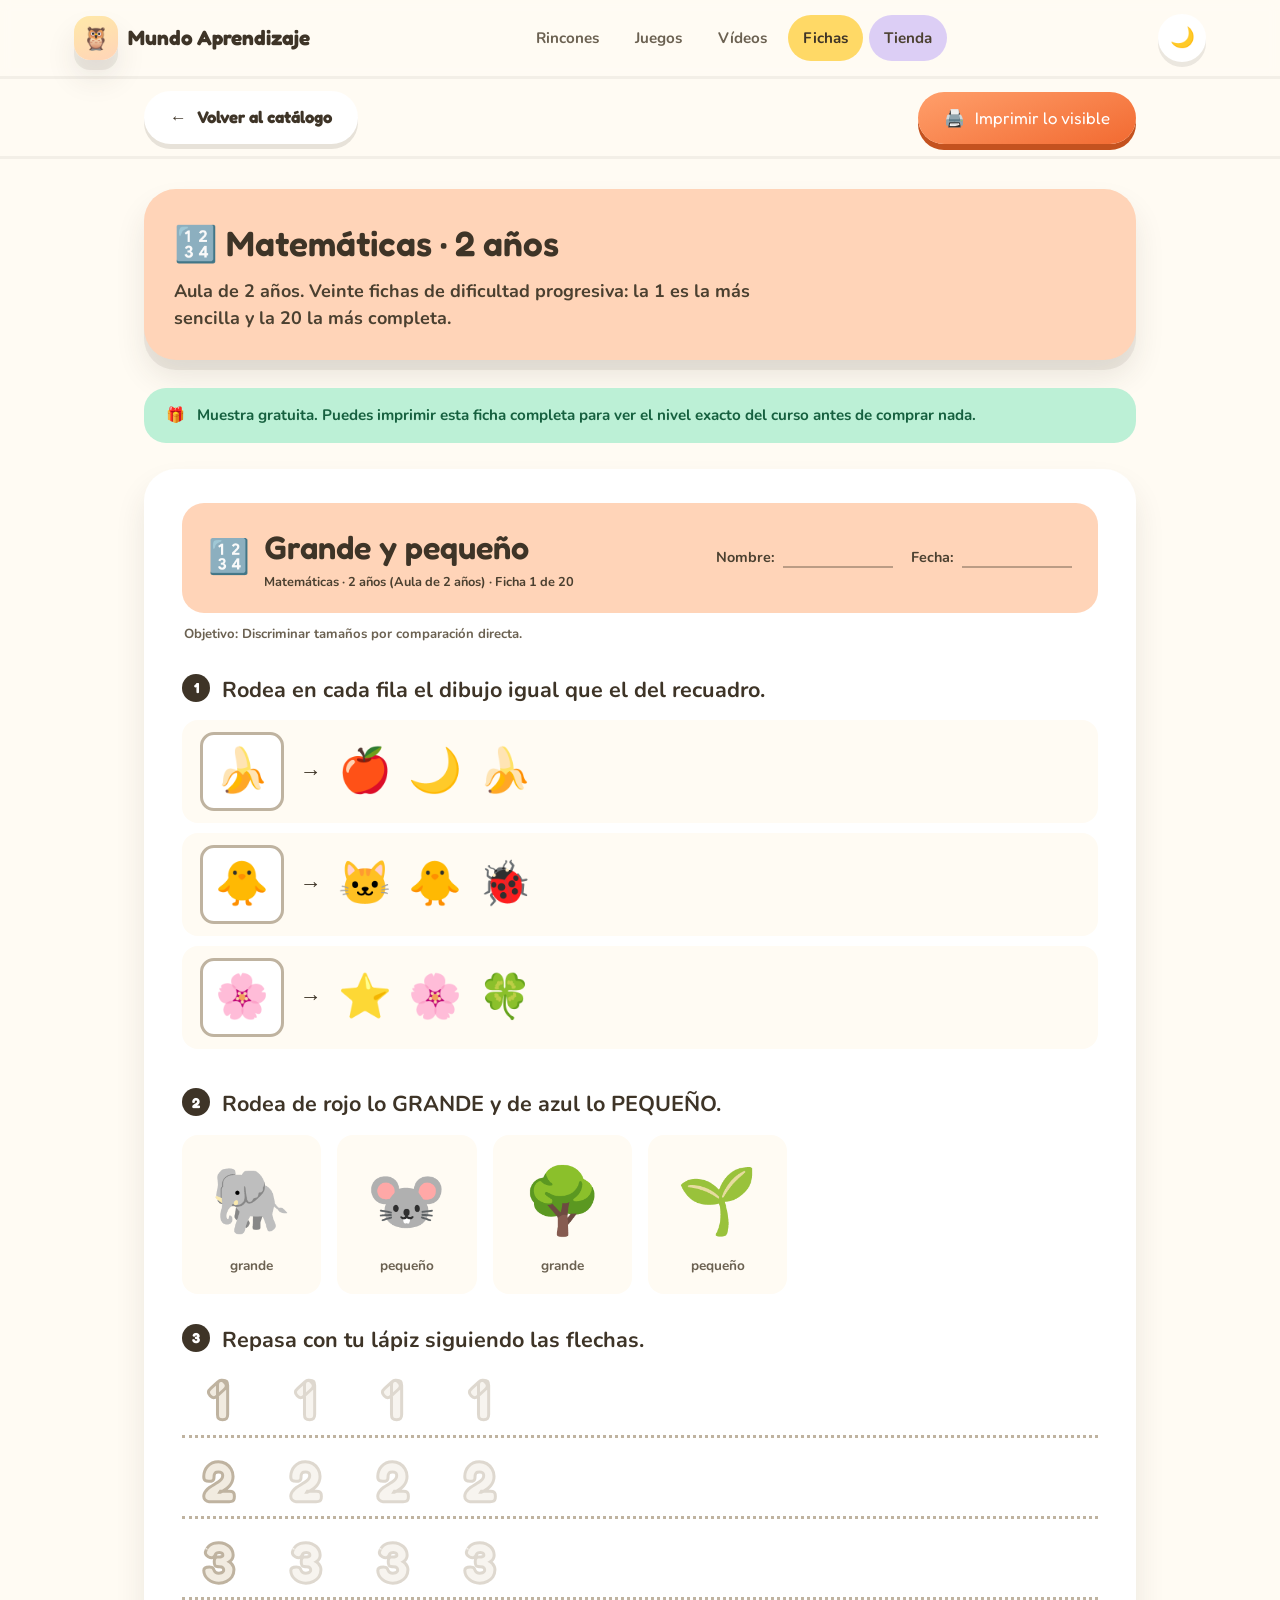
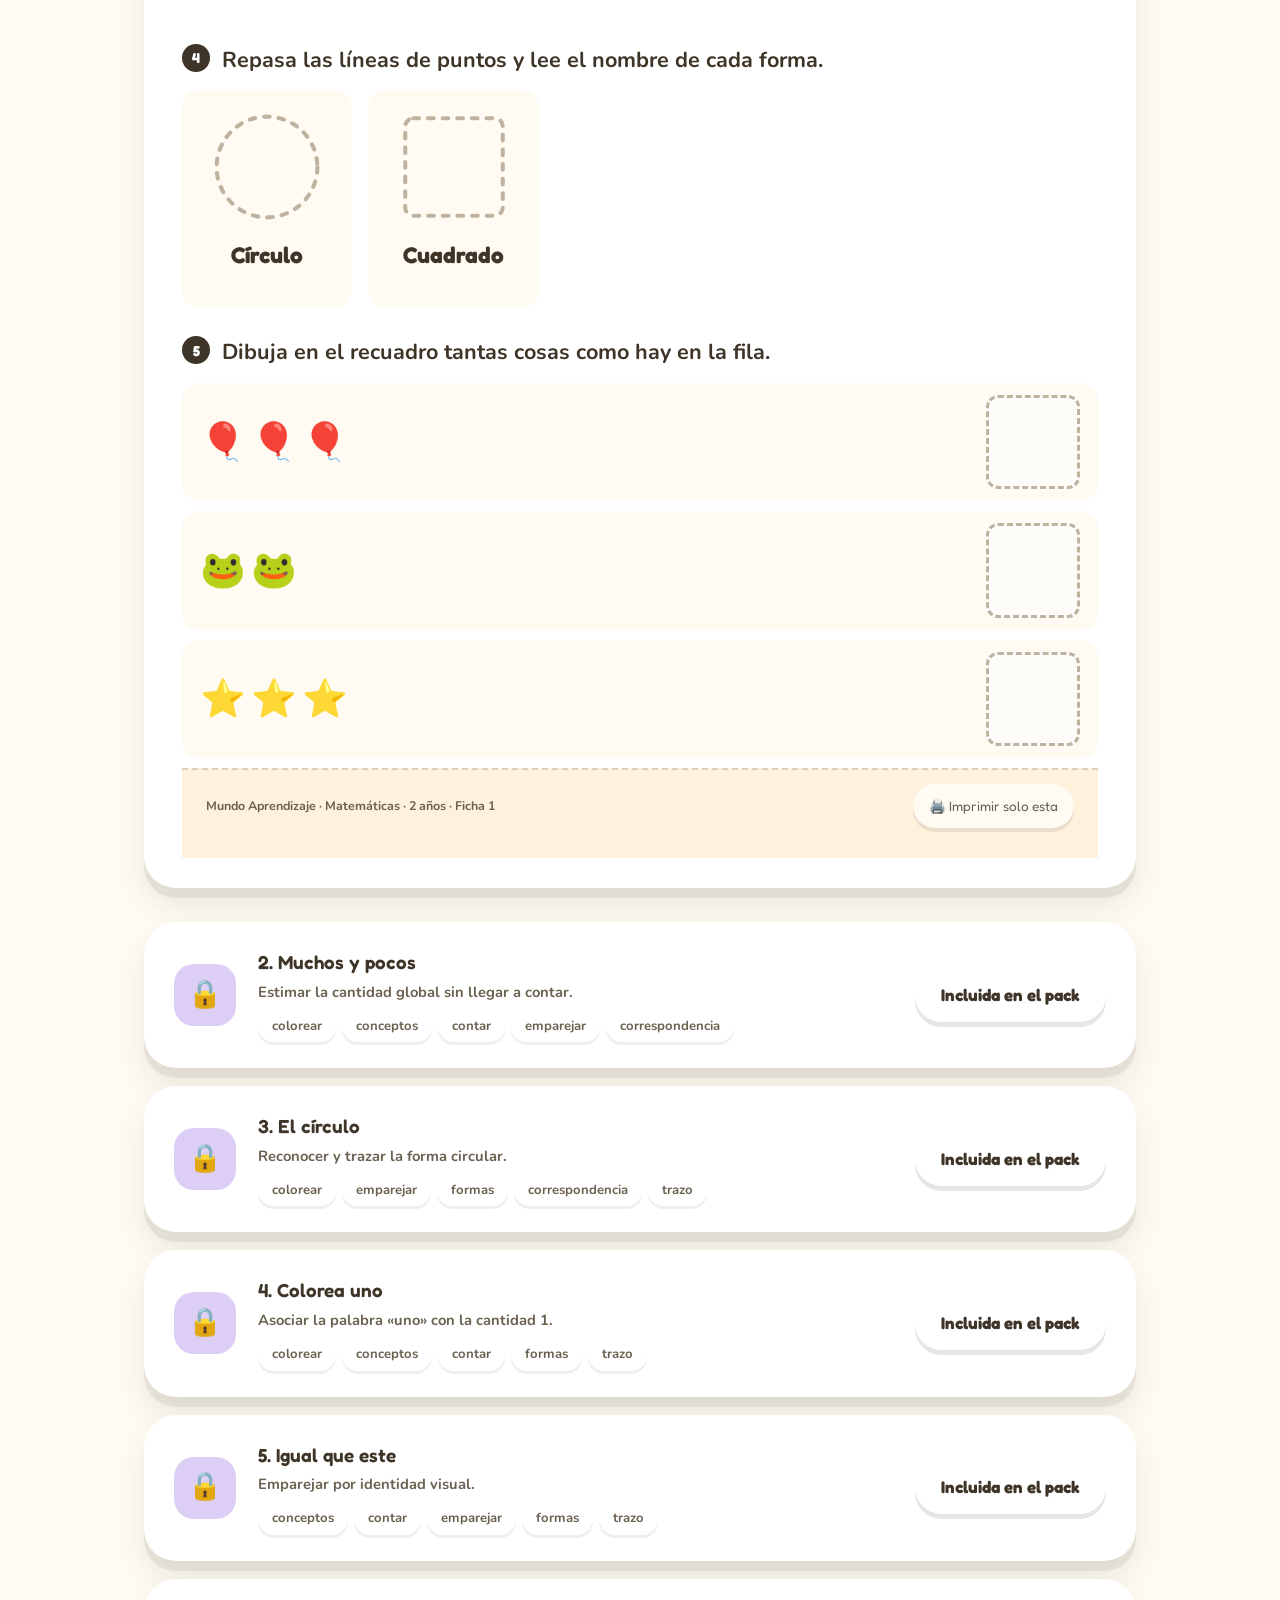
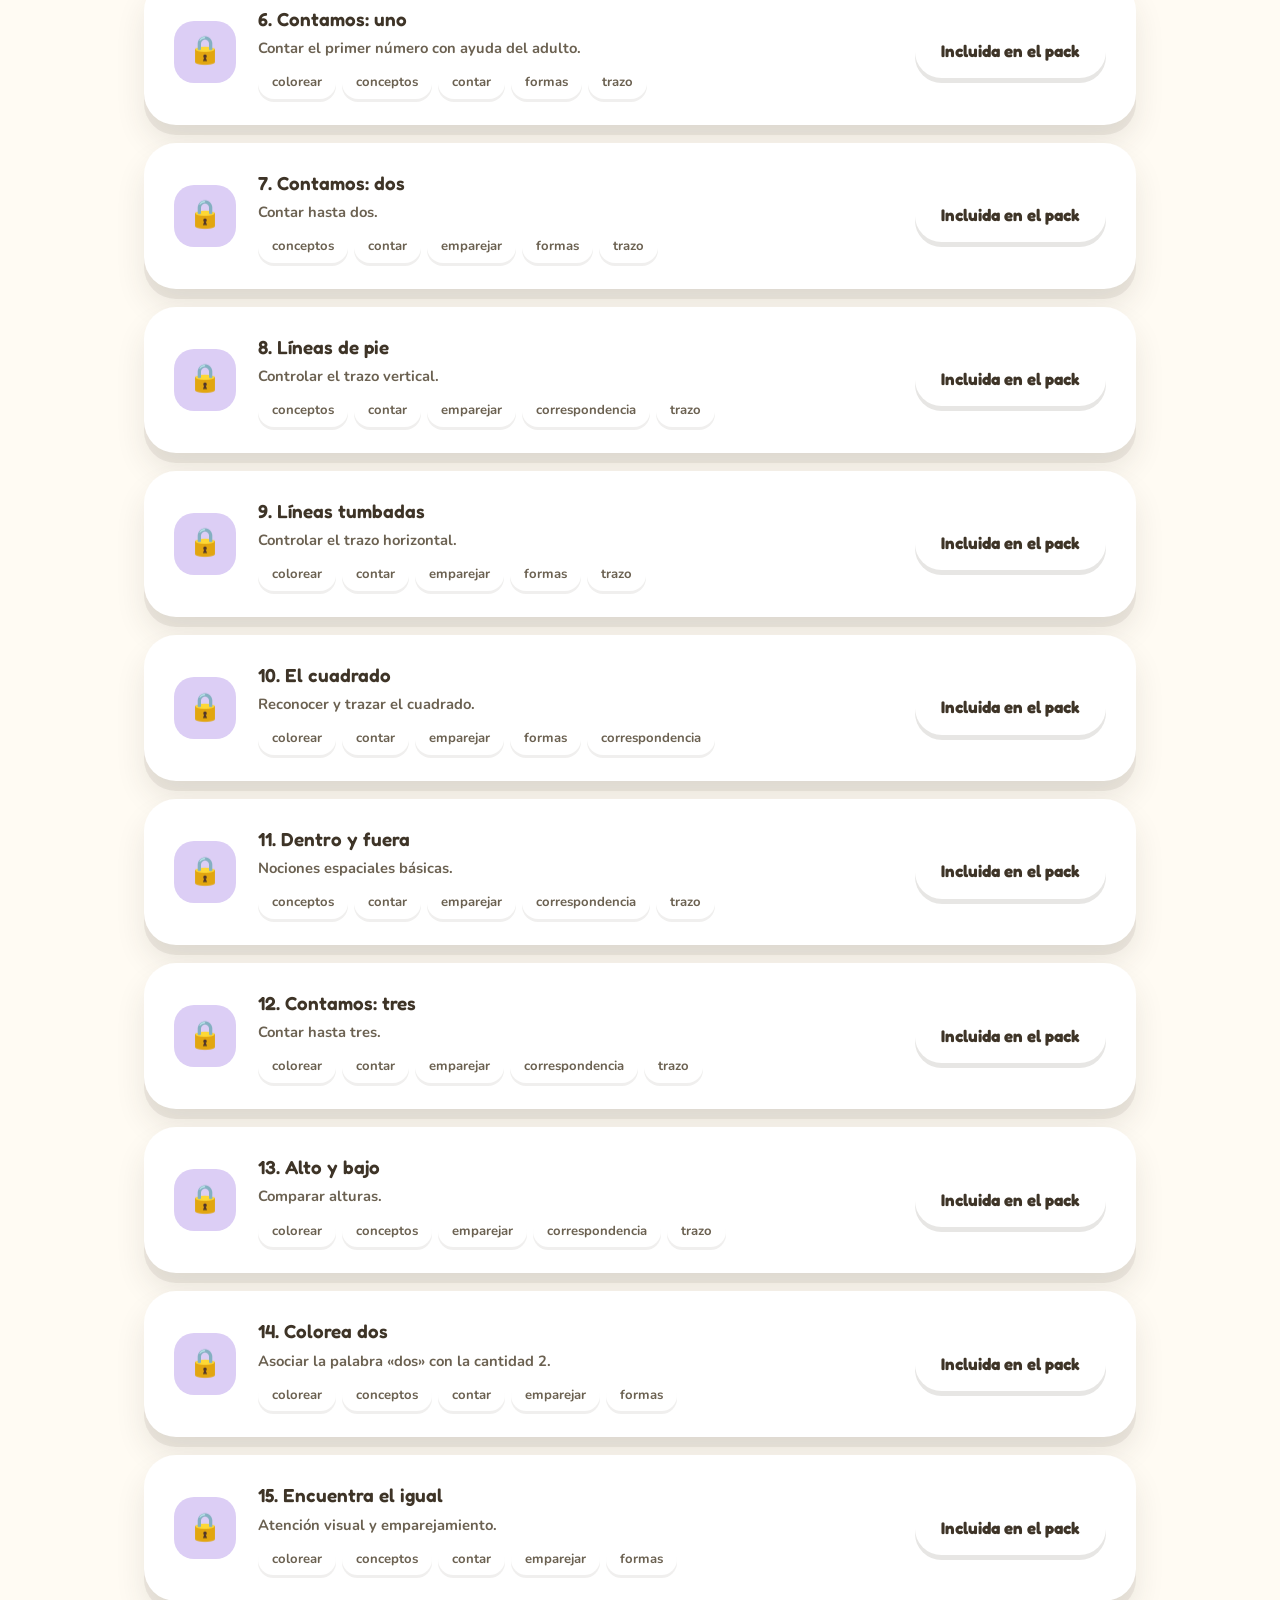
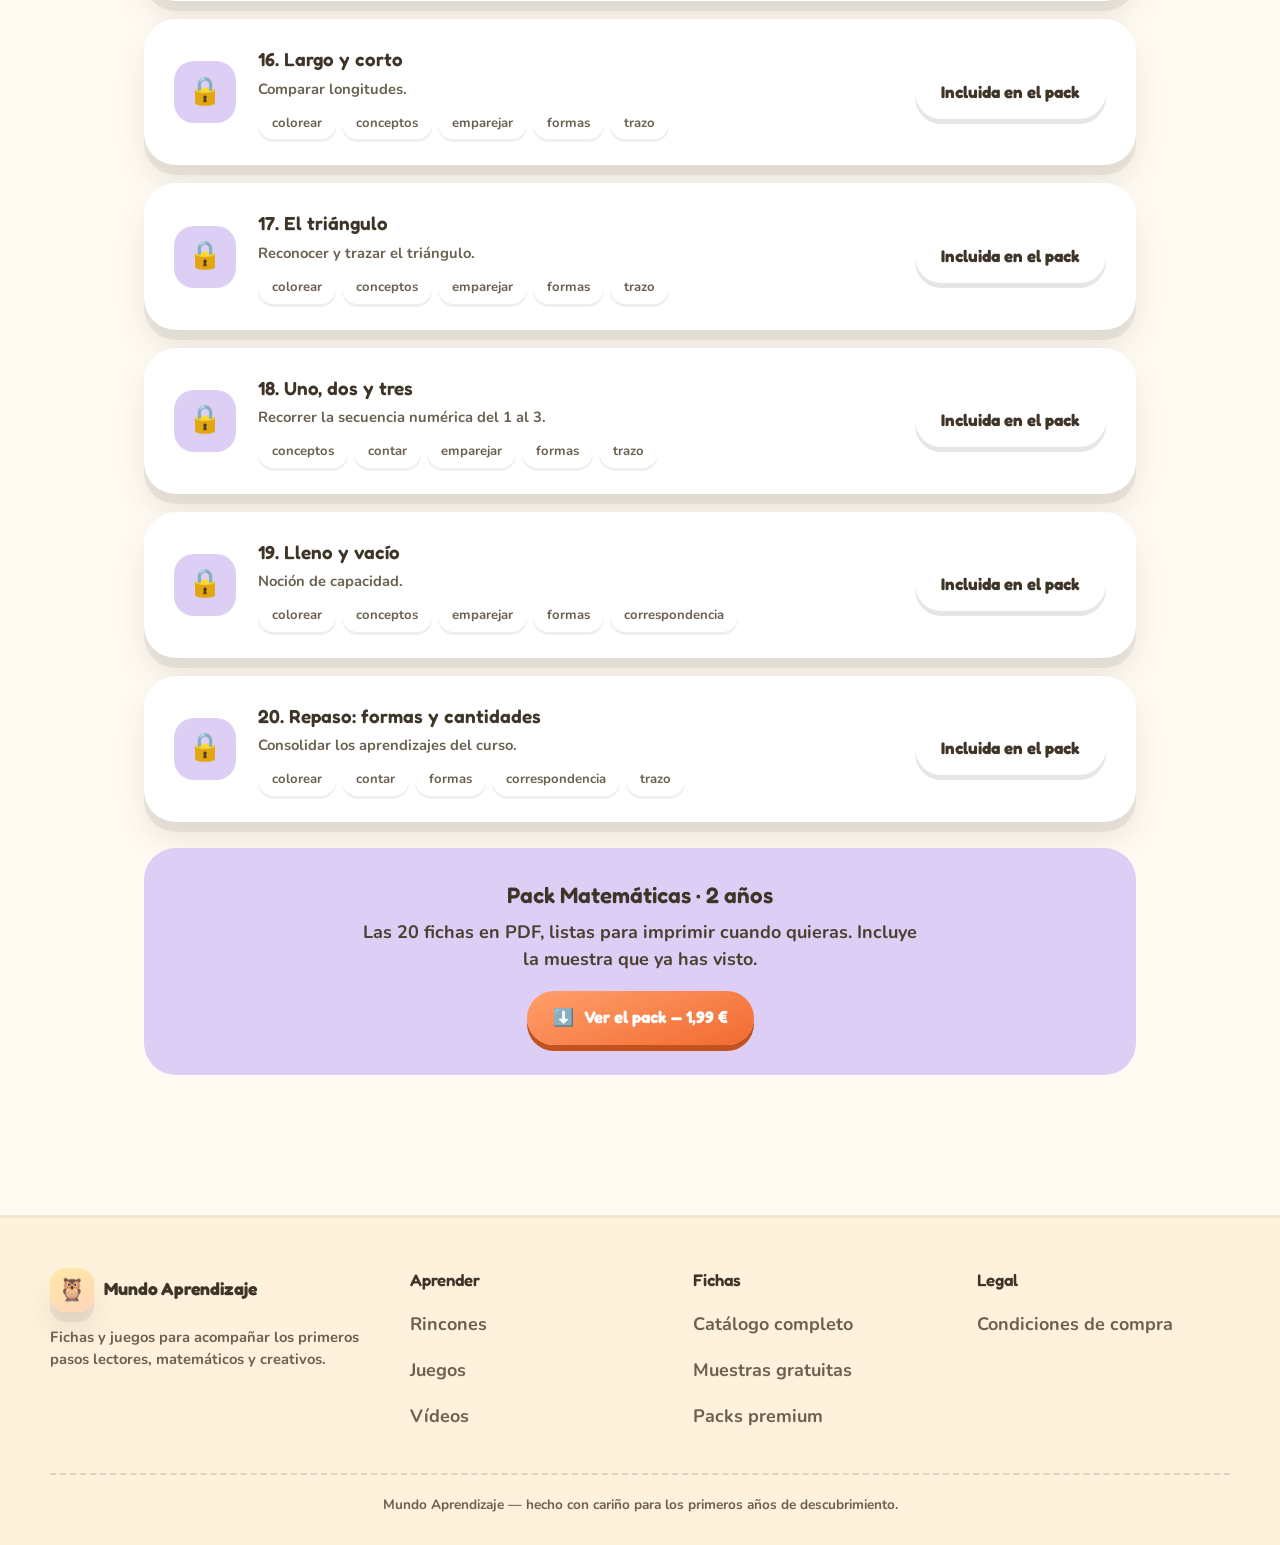
<file: fichas.html>
<!DOCTYPE html>
<html lang="es">
<head>
<meta charset="UTF-8">
<meta name="viewport" content="width=device-width, initial-scale=1.0">
<title>Fichas imprimibles — Mundo Aprendizaje</title>
<meta name="description" content="Cuadernos de fichas imprimibles por tema y curso, de 2 a 7 años.">
<meta name="theme-color" content="#FFFBF3">
<script>
/* Tema antes de pintar: evita el fogonazo blanco al abrir en modo oscuro. */
(()=>{try{const g=localStorage.getItem('ma-tema');
document.documentElement.dataset.theme=g||(matchMedia('(prefers-color-scheme: dark)').matches?'dark':'light');
}catch(e){document.documentElement.dataset.theme='light';}})();
</script>
<link rel="preconnect" href="https://fonts.googleapis.com">
<link rel="preconnect" href="https://fonts.gstatic.com" crossorigin>
<link href="https://fonts.googleapis.com/css2?family=Fredoka:wght@500;600;700&family=Nunito:wght@500;700;800&display=swap" rel="stylesheet">
<link rel="icon" href="data:image/svg+xml,<svg xmlns='http://www.w3.org/2000/svg' viewBox='0 0 100 100'><text y='.9em' font-size='90'>🖨️</text></svg>">
<link rel="stylesheet" href="assets/base.css">
<link rel="stylesheet" href="assets/fichas.css">
<style>
  .toolbar{
    position: sticky; top: 0; z-index: 90;
    background: color-mix(in srgb, var(--cream) 94%, transparent); backdrop-filter: blur(6px);
    border-bottom: 3px solid rgba(62,52,39,0.06);
  }
  .toolbar-inner{
    max-width: 1040px; margin: 0 auto; padding: 12px 24px;
    display: flex; align-items: center; justify-content: space-between; gap: 14px; flex-wrap: wrap;
  }
  .sheets{ max-width: 1040px; margin: 0 auto; padding: 30px 24px 70px; }
  @media (max-width: 560px){ .sheets{ padding: 24px 16px 50px; } }

  .cuaderno-head{
    border-radius: var(--radius-lg); padding: 28px 30px; margin-bottom: 28px;
    background: var(--tema, var(--peach)); box-shadow: var(--shadow-bubble);
  }
  .cuaderno-head h1{ font-size: clamp(1.6rem, 3.4vw, 2.2rem); }
  .cuaderno-head p{ margin: 8px 0 0; color: var(--on-pastel); max-width: 56ch; }

  /* Ficha de pago: se ve qué es y qué trae, sin enseñar los ejercicios. */
  .ficha-bloqueada{
    background: var(--white); border-radius: var(--radius-lg);
    box-shadow: var(--shadow-bubble); padding: 26px 30px; margin-bottom: 18px;
    display: flex; align-items: center; gap: 22px; flex-wrap: wrap;
  }
  .ficha-bloqueada .candado{
    width: 62px; height: 62px; flex-shrink: 0; border-radius: 20px;
    background: var(--lavender); display: flex; align-items: center;
    justify-content: center; font-size: 1.7rem;
  }
  .ficha-bloqueada .cuerpo{ flex-grow: 1; min-width: 220px; }
  .ficha-bloqueada h2{ font-size: 1.18rem; }
  .ficha-bloqueada p{ margin: 4px 0 0; color: var(--ink-soft); font-size: 0.92rem; }
  .ficha-bloqueada .tipos{ margin-top: 8px; display: flex; gap: 6px; flex-wrap: wrap; }

  .aviso-muestra{
    background: var(--mint); border-radius: var(--radius-md);
    padding: 16px 22px; margin-bottom: 26px; font-size: 0.95rem; color: var(--exito);
    display: flex; gap: 12px; align-items: flex-start;
  }
  .cta-pack{
    background: var(--lavender); border-radius: var(--radius-lg);
    padding: 30px; margin-top: 26px; text-align: center;
  }
  .cta-pack h2{ font-size: 1.4rem; }
  .cta-pack p{ color: var(--on-pastel); margin: 8px auto 18px; max-width: 52ch; }
  .estado{ text-align: center; padding: 60px 20px; color: var(--ink-soft); }
</style>
</head>
<body>
<a class="skip-link" href="#contenido">Saltar al contenido</a>

<header class="topbar no-print">
  <div class="topbar-inner">
    <a class="brand" href="index.html"><span class="brand-badge" aria-hidden="true">🦉</span> Mundo Aprendizaje</a>
    <nav aria-label="Navegación principal">
      <ul class="topnav">
        <li><a href="index.html#rincones">Rincones</a></li>
        <li><a href="juegos.html">Juegos</a></li>
        <li><a href="videos.html">Vídeos</a></li>
        <li><a href="descargas.html" aria-current="page">Fichas</a></li>
        <li><a href="tienda.html" class="nav-premium">Tienda</a></li>
      </ul>
    </nav>
  </div>
</header>

<div class="toolbar no-print">
  <div class="toolbar-inner">
    <a class="btn btn-secondary" href="descargas.html"><span aria-hidden="true">←</span> Volver al catálogo</a>
    <button class="btn btn-primary" type="button" id="btnImprimir"><span aria-hidden="true">🖨️</span> Imprimir lo visible</button>
  </div>
</div>

<main class="sheets" id="contenido">
  <div class="estado" id="estado">Cargando fichas…</div>
  <div id="salida" class="anim-lista"></div>
</main>

<footer class="no-print">
  <div class="footer-grid">
    <div>
      <div class="footer-brand">
        <span class="brand-badge" aria-hidden="true">🦉</span>
        <strong style="font-family:'Fredoka',sans-serif; font-size:1.1rem;">Mundo Aprendizaje</strong>
      </div>
      <p class="footer-note">Fichas y juegos para acompañar los primeros pasos lectores, matemáticos y creativos.</p>
    </div>
    <div><h3>Aprender</h3><ul>
      <li><a href="index.html#rincones">Rincones</a></li>
      <li><a href="juegos.html">Juegos</a></li>
      <li><a href="videos.html">Vídeos</a></li>
    </ul></div>
    <div><h3>Fichas</h3><ul>
      <li><a href="descargas.html">Catálogo completo</a></li>
      <li><a href="descargas.html?gratis=1">Muestras gratuitas</a></li>
      <li><a href="tienda.html">Packs premium</a></li>
    </ul></div>
    <div><h3>Legal</h3><ul>
      <li><a href="tienda.html#legal">Condiciones de compra</a></li>
    </ul></div>
  </div>
  <div class="footer-bottom">Mundo Aprendizaje — hecho con cariño para los primeros años de descubrimiento.</div>
</footer>

<script src="data/catalogo.js"></script>
<script src="assets/site.js"></script>
<script src="assets/render-ficha.js"></script>
<script>
(() => {
  'use strict';
  const { el, icono, catalogo, filtrar } = window.MA;
  // En modo dist se ocultan los adornos de pantalla para que el PDF
  // salga limpio (sin avisos ni botones que no se imprimen).
  const modoImpresion = new URLSearchParams(location.search).get('fuente') === 'dist';
  const salida = document.getElementById('salida');
  const estado = document.getElementById('estado');

  /** Ruta: #/<tema>/<curso> o #/<tema>/<curso>/<orden> */
  function ruta(){
    const partes = location.hash.replace(/^#\/?/, '').split('/').filter(Boolean);
    const cat = catalogo();
    const tema = cat.temas[partes[0]] ? partes[0] : 'matematicas';
    const cursos = Object.keys(cat.cursos);
    const curso = cursos.includes(partes[1]) ? partes[1] : cursos[0];
    const orden = partes[2] ? Number(partes[2]) : null;
    return { tema, curso, orden };
  }

  function tarjetaBloqueada(f){
    const nombresTipo = {
      contar:'contar', trazo:'trazo', operaciones:'operaciones', comparar:'comparar',
      serie:'series', unir:'unir con flechas', problema:'problemas', formas:'formas',
      reloj:'el reloj', descomponer:'descomposición', rodear:'rodear', emparejar:'emparejar',
      vecinos:'anterior y posterior', tabla:'tabla de multiplicar', concepto:'conceptos',
      colorear:'colorear', 'tantos-como':'correspondencia', monedas:'monedas',
    };
    return el('article', { className: 'ficha-bloqueada' },
      el('div', { className: 'candado', attrs: { 'aria-hidden': 'true' } }, '🔒'),
      el('div', { className: 'cuerpo' },
        el('h2', { text: `${f.orden}. ${f.titulo}` }),
        el('p', { text: f.objetivo }),
        el('div', { className: 'tipos' },
          (f.tipos || []).map(t => el('span', { className: 'pill', text: nombresTipo[t] || t })))),
      el('a', { className: 'btn btn-secondary', attrs: { href: `tienda.html#/${f.tema}/${f.curso}` } },
        'Incluida en el pack'));
  }

  async function pintar(){
    const { tema, curso, orden } = ruta();
    const cat = catalogo();
    const infoTema = cat.temas[tema];
    const infoCurso = cat.cursos[String(curso)];

    document.title = `${infoTema.nombre} · ${infoCurso.etiqueta} — Mundo Aprendizaje`;
    estado.hidden = false;
    estado.textContent = 'Cargando fichas…';
    salida.replaceChildren();

    if(!cat.temasGenerados.includes(tema)){
      estado.textContent = `Las fichas de ${infoTema.nombre} estarán disponibles próximamente.`;
      return;
    }

    let fichas;
    try{
      fichas = await window.MA.cargarFichas(tema, curso);
    }catch(e){
      estado.textContent = 'No se han podido cargar las fichas. Si has abierto el archivo directamente, prueba con un servidor local.';
      return;
    }

    const meta = filtrar({ tema, curso });
    const porId = Object.fromEntries(meta.map(m => [m.id, m]));
    const lista = orden ? fichas.filter(f => f.orden === orden) : fichas;

    estado.hidden = true;

    const cabecera = el('div', { className: `cuaderno-head t-${infoTema.color}` },
      el('h1', {}, icono(infoTema.icono + ' '), `${infoTema.nombre} · ${infoCurso.etiqueta}`),
      el('p', { text: `${infoCurso.etapa}. Veinte fichas de dificultad progresiva: la 1 es la más sencilla y la 20 la más completa.` }));
    salida.append(cabecera);

    const gratis = lista.filter(f => !f.bloqueado);
    if(gratis.length && !modoImpresion){
      salida.append(el('div', { className: 'aviso-muestra no-print' },
        icono('🎁'),
        el('span', {}, el('strong', { text: 'Muestra gratuita. ' }),
          'Puedes imprimir esta ficha completa para ver el nivel exacto del curso antes de comprar nada.')));
    }

    // Con ?fuente=dist ninguna ficha viene bloqueada, así que se renderizan
    // las 20: es el modo que se usa en local para generar los PDF de venta.
    lista.forEach(f => {
      const m = porId[f.id] || f;
      salida.append(f.bloqueado
        ? tarjetaBloqueada({ ...m, tema, curso })
        : window.MA_RENDER.renderFicha({ ...f, tema, curso },
            { conBotonImprimir: !modoImpresion }));
    });

    if(lista.some(f => f.bloqueado) && !modoImpresion){
      salida.append(el('div', { className: 'cta-pack no-print' },
        el('h2', { text: `Pack ${infoTema.nombre} · ${infoCurso.etiqueta}` }),
        el('p', { text: `Las 20 fichas en PDF, listas para imprimir cuando quieras. Incluye la muestra que ya has visto.` }),
        el('a', { className: 'btn btn-primary', attrs: { href: `tienda.html#/${tema}/${curso}` } },
          icono('⬇️'), 'Ver el pack — 1,99 €')));
    }
  }

  document.getElementById('btnImprimir').addEventListener('click', () => window.print());
  window.addEventListener('hashchange', pintar);
  pintar();
})();
</script>
</body>
</html>
</file>
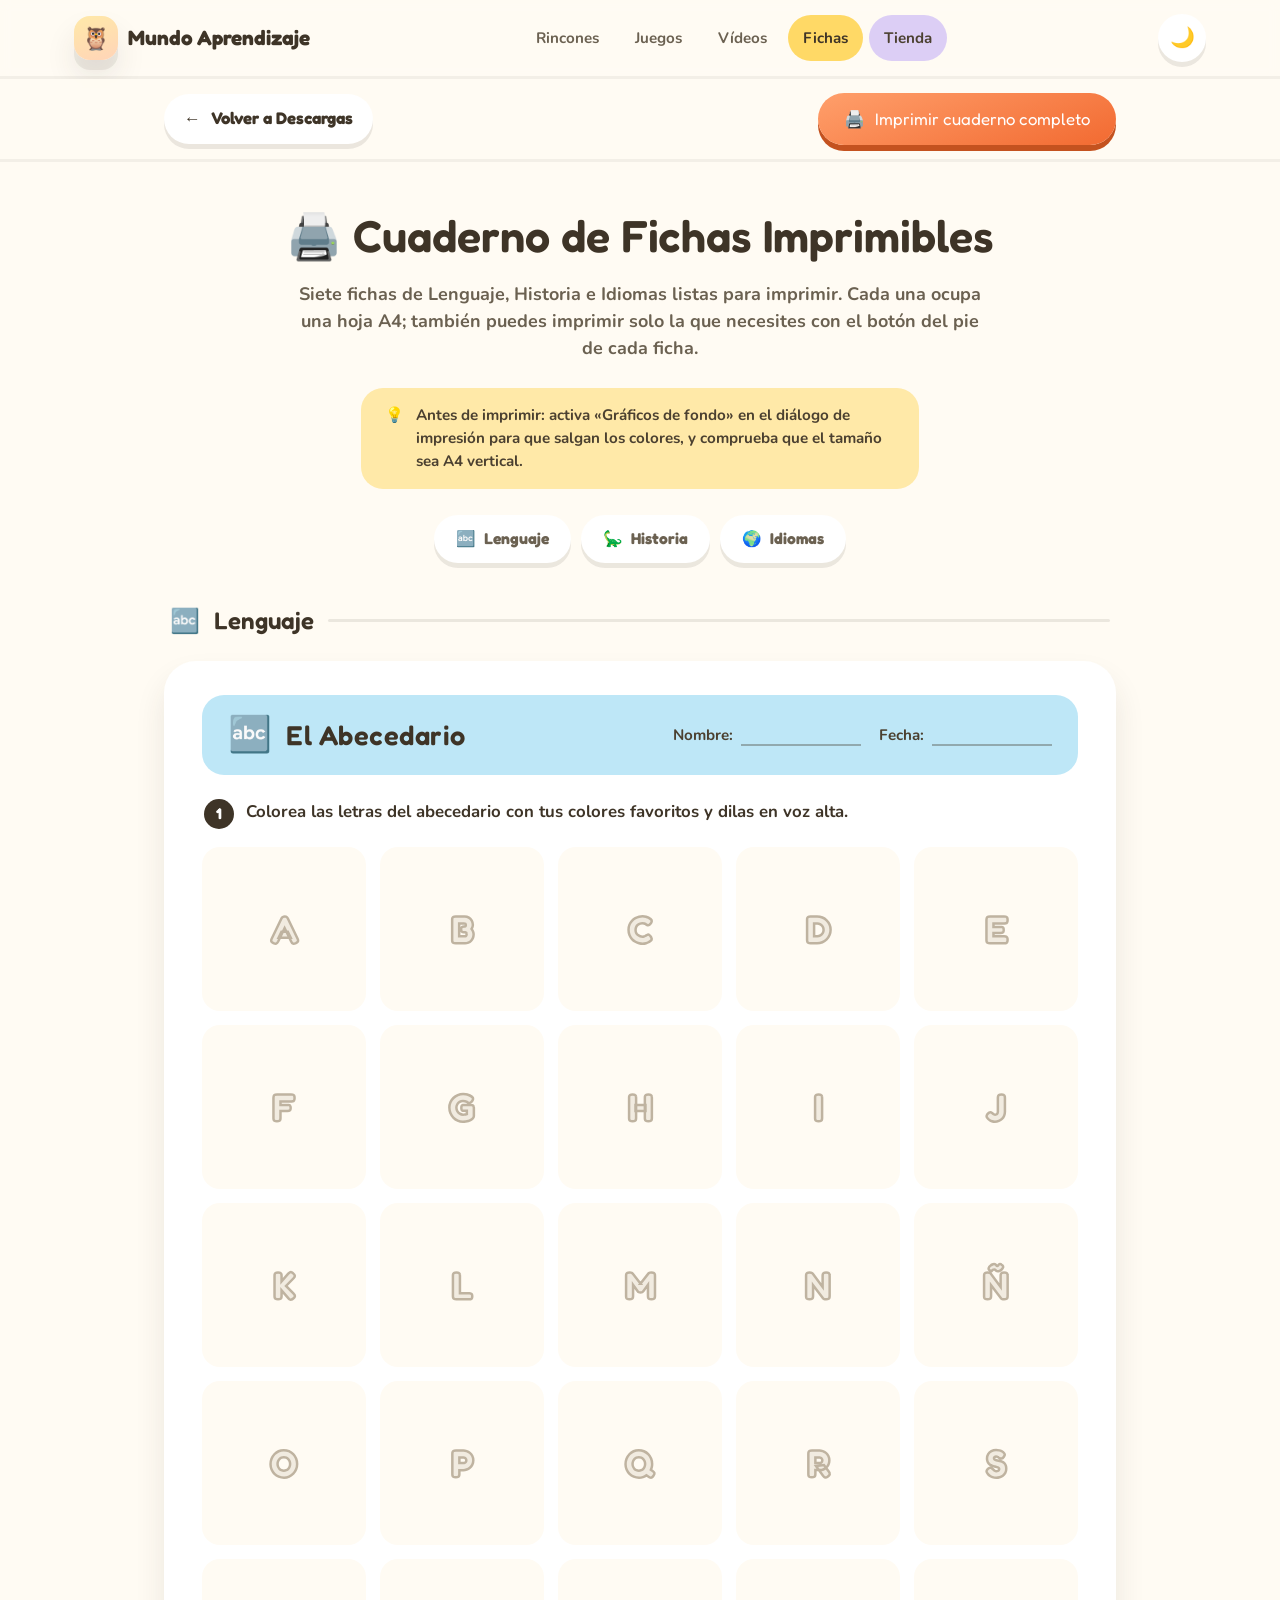
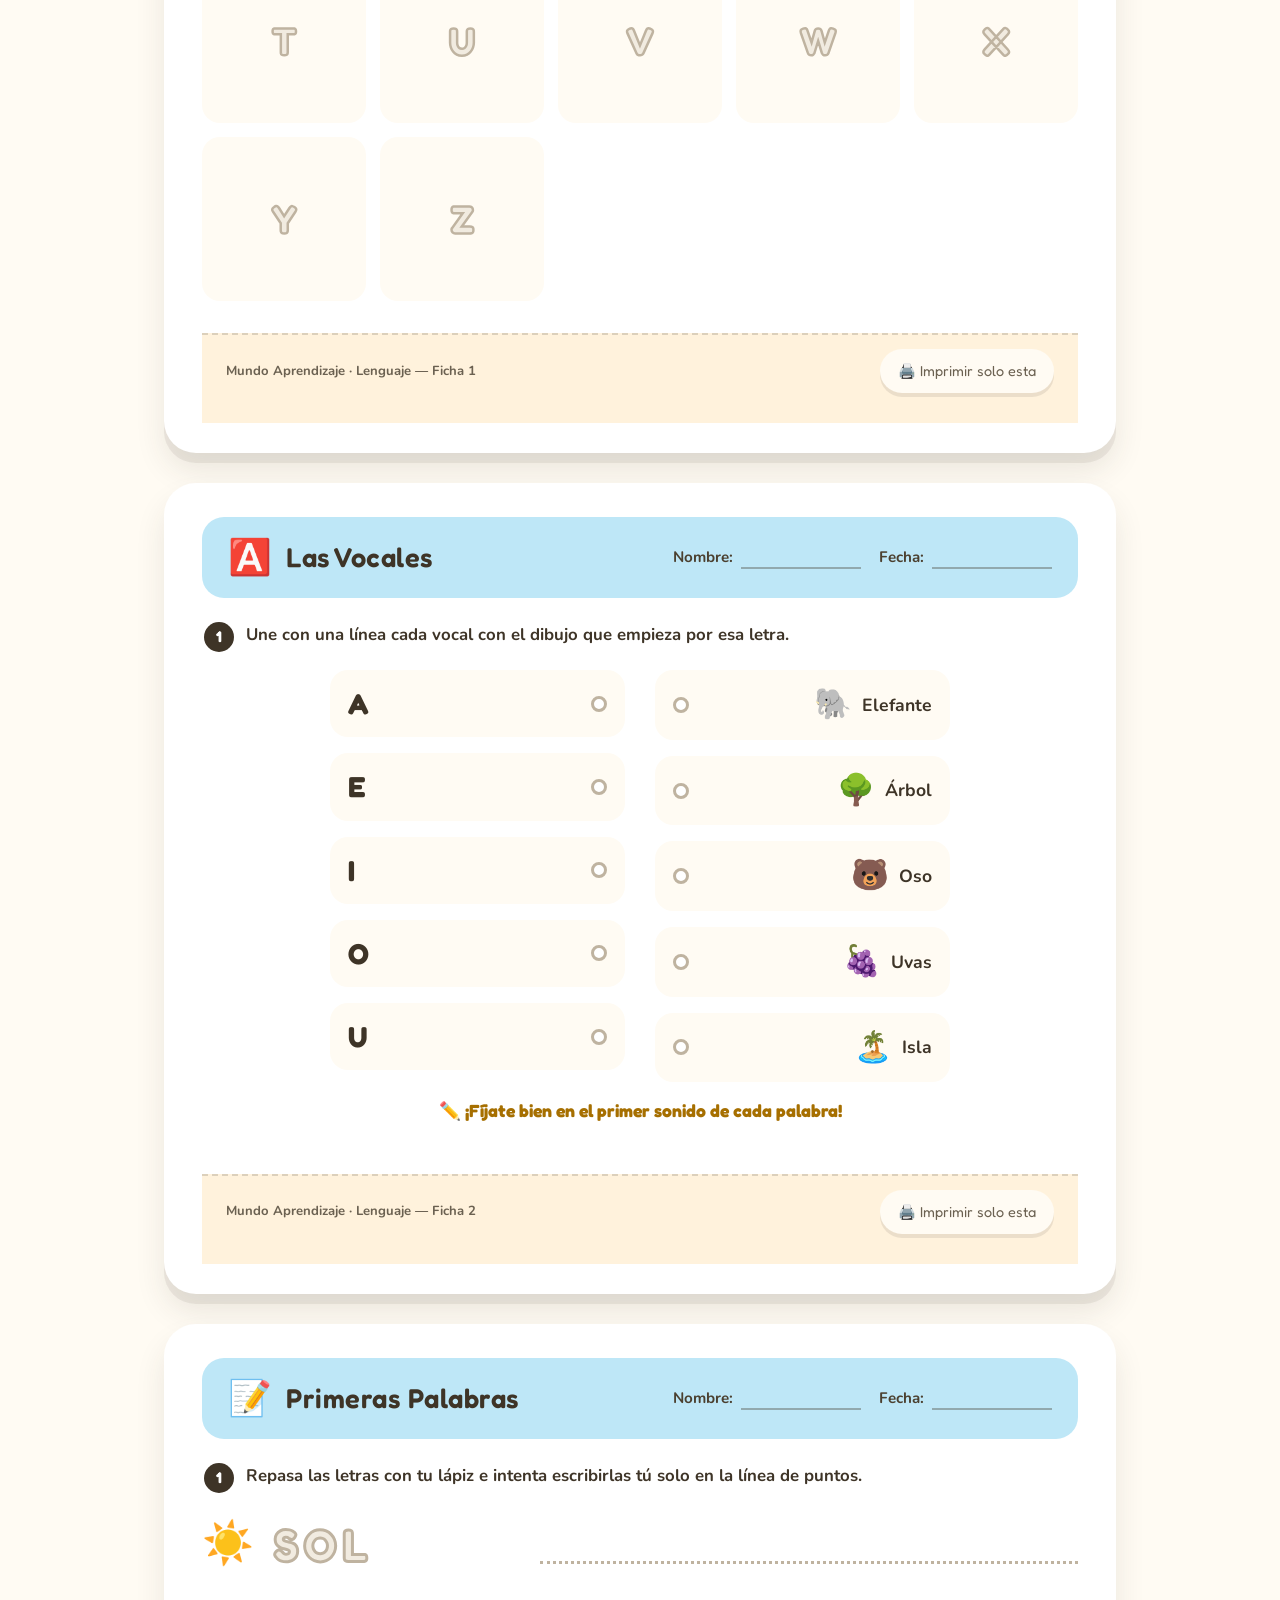
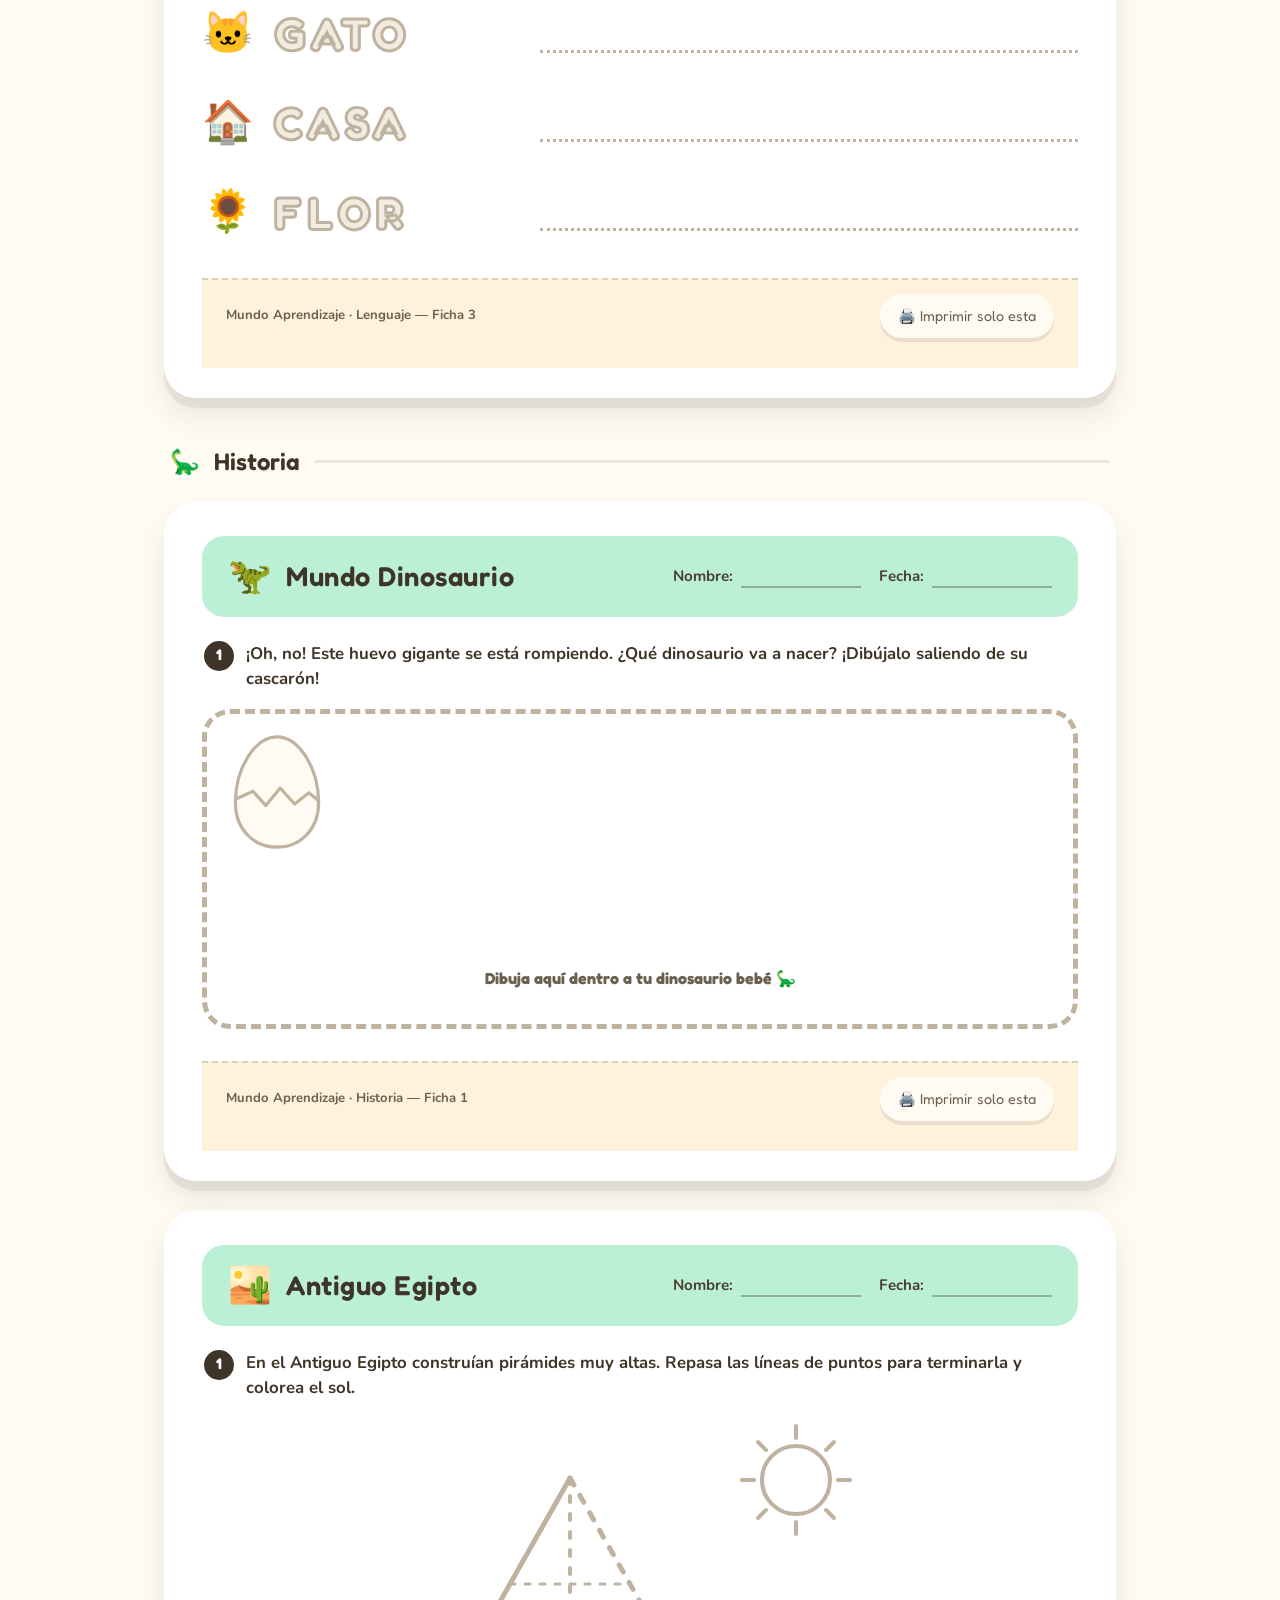
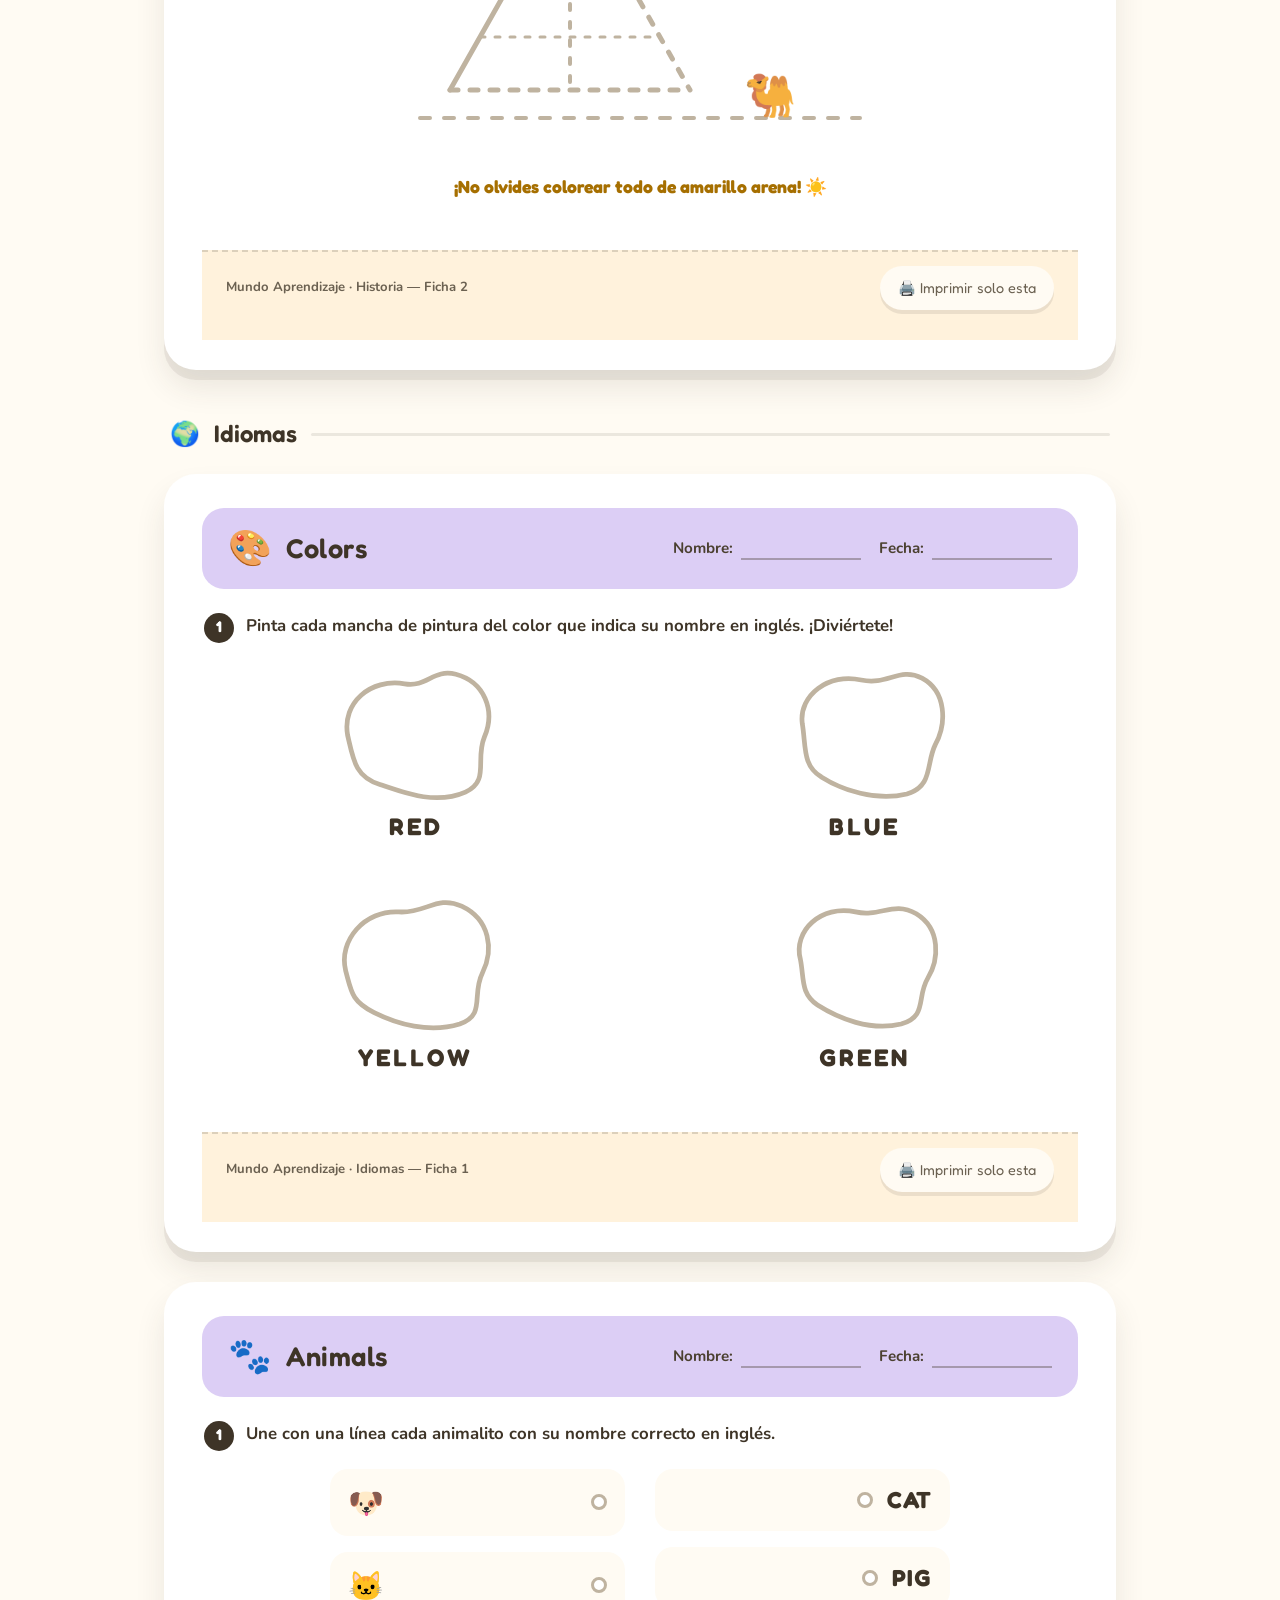
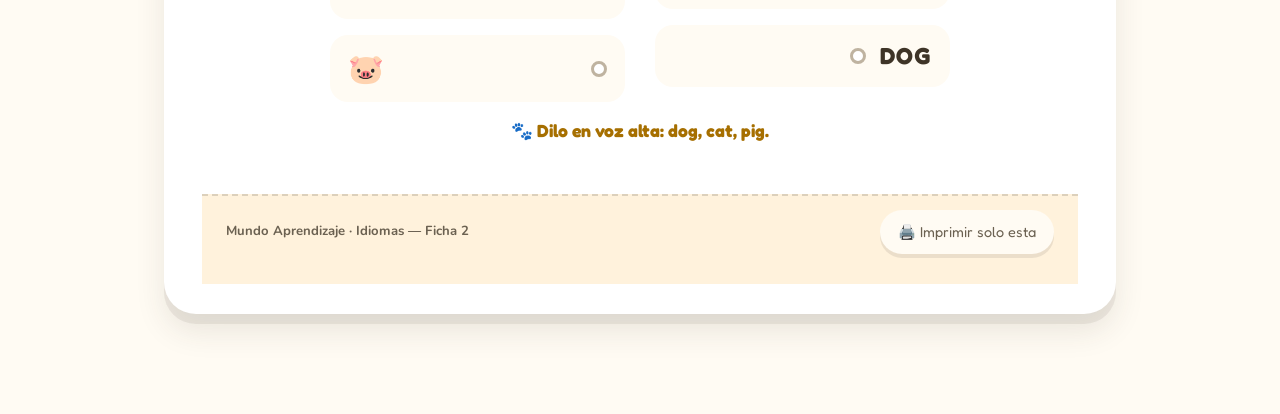
<file: fichas_imprimibles.html>
<!DOCTYPE html>
<html lang="es">
<head>
<meta charset="UTF-8">
<meta name="viewport" content="width=device-width, initial-scale=1.0">
<title>Fichas Imprimibles — Mundo Aprendizaje</title>
<meta name="description" content="Cuaderno imprimible para 3 a 7 años con fichas de lenguaje, historia e idiomas: abecedario, vocales, dinosaurios, Egipto, colores y animales en inglés.">
<meta name="theme-color" content="#FFFBF3">
<script>
/* Tema antes de pintar: evita el fogonazo blanco al abrir en modo oscuro. */
(()=>{try{const g=localStorage.getItem('ma-tema');
document.documentElement.dataset.theme=g||(matchMedia('(prefers-color-scheme: dark)').matches?'dark':'light');
}catch(e){document.documentElement.dataset.theme='light';}})();
</script>
<link rel="preconnect" href="https://fonts.googleapis.com">
<link rel="preconnect" href="https://fonts.gstatic.com" crossorigin>
<link href="https://fonts.googleapis.com/css2?family=Fredoka:wght@500;600;700&family=Nunito:wght@500;700;800&display=swap" rel="stylesheet">
<link rel="icon" href="data:image/svg+xml,<svg xmlns='http://www.w3.org/2000/svg' viewBox='0 0 100 100'><text y='.9em' font-size='90'>🖨️</text></svg>">
<link rel="stylesheet" href="assets/base.css">
<style>
  /* ============================================================
     TOKENS — mismo sistema visual que index.html
     ============================================================ */
  :root{
    --yellow: #FFE9A8; --yellow-deep: #FFD966;
    --sky: #BEE7F7; --sky-deep: #8FD2EF;
    --mint: #BCF0D6; --mint-deep: #8FE0B6;
    --lavender: #DCCEF5; --lavender-deep: #C1A9EA;
    --peach: #FFD4B8; --peach-deep: #FFB88C;
    --cream: #FFFBF3; --ink: #3E3427; --ink-soft: #6B6151;
    --white: #FFFFFF; --focus: #1F5FA8;
    --trace-fill: #F1EBE0;   /* relleno claro de los trazos a repasar */
    --trace-line: #BFB3A0;   /* contorno y líneas punteadas */
    --radius-lg: 32px; --radius-md: 22px;
    --shadow-bubble: 0 10px 0 rgba(62,52,39,0.08), 0 18px 30px rgba(62,52,39,0.10);
  }

  *{ box-sizing: border-box; }
  html{ scroll-behavior: smooth; }
  body{
    margin: 0; background: var(--cream); color: var(--ink);
    font-family: 'Nunito', sans-serif; font-weight: 700; font-size: 18px; line-height: 1.5;
  }
  h1, h2, h3{ font-family: 'Fredoka', sans-serif; font-weight: 600; margin: 0; color: var(--ink); }
  a{ color: inherit; text-decoration: none; }
  button{ font-family: inherit; cursor: pointer; }
  :focus-visible{ outline: 4px solid var(--focus); outline-offset: 3px; border-radius: 10px; }

  @media (prefers-reduced-motion: reduce){
    html{ scroll-behavior: auto; }
    *, *::before, *::after{
      animation-duration: .001ms !important;
      animation-iteration-count: 1 !important;
      transition-duration: .001ms !important;
    }
  }

  /* ============================================================
     BARRA DE PANTALLA
     ============================================================ */
  .toolbar{
    position: sticky; top: 0; z-index: 100;
    background: color-mix(in srgb, var(--cream) 94%, transparent); backdrop-filter: blur(6px);
    border-bottom: 3px solid rgba(62,52,39,0.06);
  }
  .toolbar-inner{
    max-width: 1000px; margin: 0 auto; padding: 14px 24px;
    display: flex; align-items: center; justify-content: space-between; gap: 16px; flex-wrap: wrap;
  }
  .back-link{
    display: inline-flex; align-items: center; gap: 10px;
    font-family: 'Fredoka', sans-serif; font-size: 1.05rem;
    padding: 12px 20px; border-radius: 999px; background: var(--white);
    box-shadow: 0 5px 0 rgba(62,52,39,0.10); min-height: 48px;
  }
  .btn-print{
    font-family: 'Fredoka', sans-serif; font-size: 1.05rem;
    background: linear-gradient(160deg, var(--naranja-claro), var(--naranja)); color: var(--white);
    border: none; padding: 14px 26px; border-radius: 999px; min-height: 52px;
    box-shadow: 0 6px 0 var(--naranja-sombra);
    display: inline-flex; align-items: center; gap: 10px;
    transition: transform .15s ease;
  }
  .btn-print:hover{ transform: translateY(-3px); }
  .btn-print:active{ transform: translateY(2px); box-shadow: 0 3px 0 var(--naranja-sombra); }

  .intro{ max-width: 1000px; margin: 0 auto; padding: 40px 24px 0; text-align: center; }
  .intro h1{ font-size: clamp(2rem, 4.4vw, 2.8rem); }
  .intro p{ color: var(--ink-soft); max-width: 62ch; margin: 12px auto 0; }
  .intro .tip{
    background: var(--yellow); border-radius: var(--radius-md);
    padding: 16px 24px; margin: 26px auto 0; max-width: 62ch;
    font-size: 0.95rem; color: var(--on-pastel); text-align: left;
    display: flex; gap: 12px; align-items: flex-start;
  }

  .jump-nav{
    display: flex; justify-content: center; gap: 10px; flex-wrap: wrap;
    max-width: 1000px; margin: 26px auto 0; padding: 0 24px;
  }
  .jump-nav a{
    font-family: 'Fredoka', sans-serif; font-size: 0.98rem;
    background: var(--white); padding: 12px 22px; border-radius: 999px;
    box-shadow: 0 5px 0 rgba(62,52,39,0.10); color: var(--ink-soft); min-height: 48px;
    display: inline-flex; align-items: center; gap: 8px;
  }
  .jump-nav a:hover{ background: var(--sky); color: var(--ink); }

  /* ============================================================
     HOJAS
     ============================================================ */
  .sheets{ max-width: 1000px; margin: 0 auto; padding: 40px 24px 70px; }

  .block-title{
    display: flex; align-items: center; gap: 14px;
    margin: 46px 6px 22px; font-size: 1.5rem;
  }
  .block-title::after{
    content: ''; flex-grow: 1; height: 3px; border-radius: 3px;
    background: rgba(62,52,39,0.10);
  }
  .block-title:first-child{ margin-top: 0; }

  .ficha{
    background: var(--white);
    border-radius: var(--radius-lg);
    box-shadow: var(--shadow-bubble);
    padding: 34px 38px 30px;
    margin-bottom: 30px;
    display: flex; flex-direction: column;
  }
  @media (max-width: 640px){ .ficha{ padding: 24px 20px; border-radius: var(--radius-md); } }

  .ficha-head{
    background: var(--band, var(--peach));
    border-radius: var(--radius-md);
    padding: 20px 26px;
    display: flex; align-items: center; justify-content: space-between;
    gap: 20px; flex-wrap: wrap;
  }
  .ficha-head-title{ display: flex; align-items: center; gap: 14px; }
  .ficha-emoji{ font-size: 2.2rem; line-height: 1; }
  .ficha-head h3{ font-size: 1.7rem; letter-spacing: .5px; }

  .ficha-fields{ display: flex; gap: 18px; flex-wrap: wrap; }
  .field{ display: flex; align-items: flex-end; gap: 8px; font-size: 0.95rem; color: var(--on-pastel); }
  .field-line{ display: inline-block; width: 120px; border-bottom: 2px solid rgba(62,52,39,0.35); }

  .instruction{
    display: flex; gap: 12px; align-items: flex-start;
    margin: 24px 2px 6px; font-size: 1.05rem; color: var(--ink);
  }
  .instruction .num{
    font-family: 'Fredoka', sans-serif;
    background: var(--ink); color: var(--white);
    width: 30px; height: 30px; flex-shrink: 0;
    border-radius: 50%; display: flex; align-items: center; justify-content: center;
    font-size: 0.95rem;
  }

  .ficha-body{ flex-grow: 1; display: flex; flex-direction: column; justify-content: center; padding: 12px 0; }

  .ficha-foot{
    margin-top: 20px; padding-top: 14px;
    border-top: 2px dashed rgba(62,52,39,0.18);
    display: flex; justify-content: space-between; align-items: center; gap: 12px; flex-wrap: wrap;
    font-size: 0.82rem; color: var(--ink-soft);
  }
  .btn-print-one{
    font-family: 'Fredoka', sans-serif; font-size: 0.9rem;
    background: var(--cream); border: none; color: var(--ink-soft);
    padding: 10px 18px; border-radius: 999px; min-height: 44px;
    box-shadow: 0 4px 0 rgba(62,52,39,0.10);
  }
  .btn-print-one:hover{ background: var(--yellow); color: var(--ink); }

  .cheer{
    margin-top: 16px; text-align: center;
    font-family: 'Fredoka', sans-serif; font-size: 1.1rem; color: var(--acento-calido);
  }

  /* ---------- Abecedario ---------- */
  .alphabet-grid{
    display: grid; grid-template-columns: repeat(5, 1fr); gap: 14px;
  }
  @media (max-width: 520px){ .alphabet-grid{ grid-template-columns: repeat(4, 1fr); } }
  .letter{
    aspect-ratio: 1 / 1;
    background: var(--cream); border-radius: 18px;
    display: flex; align-items: center; justify-content: center;
    font-family: 'Fredoka', sans-serif; font-weight: 700;
    font-size: clamp(1.6rem, 5vw, 2.4rem);
    color: var(--trace-fill);
    -webkit-text-stroke: 2.5px var(--trace-line);
  }

  /* ---------- Ejercicios de unir con línea ---------- */
  .match{
    display: grid; grid-template-columns: 1fr 1fr; gap: 30px;
    max-width: 620px; margin: 0 auto; width: 100%;
  }
  .match-col{ list-style: none; margin: 0; padding: 0; display: flex; flex-direction: column; gap: 16px; }
  .match-col li{
    background: var(--cream); border-radius: 18px; padding: 12px 18px;
    display: flex; align-items: center; gap: 14px; min-height: 62px;
  }
  .match-col--right li{ flex-direction: row-reverse; text-align: right; }
  .match-dot{
    width: 16px; height: 16px; flex-shrink: 0;
    border: 3px solid var(--trace-line); border-radius: 50%; background: var(--white);
  }
  .match-key{
    font-family: 'Fredoka', sans-serif; font-size: 1.8rem; flex-grow: 1;
    color: var(--ink);
  }
  .match-value{ font-size: 1.1rem; flex-grow: 1; display: flex; align-items: center; gap: 10px; }
  .match-col--right .match-value{ justify-content: flex-end; }
  .match-value .pic{ font-size: 1.9rem; }
  .match-word{ font-family: 'Fredoka', sans-serif; font-size: 1.45rem; letter-spacing: 1px; }

  /* ---------- Primeras palabras ---------- */
  .words-list{ list-style: none; margin: 0; padding: 0; display: flex; flex-direction: column; gap: 22px; }
  .word-row{ display: flex; align-items: center; gap: 20px; }
  .word-pic{ font-size: 2.6rem; flex-shrink: 0; }
  .word-trace{
    font-family: 'Fredoka', sans-serif; font-weight: 700;
    font-size: clamp(2rem, 6vw, 2.8rem); letter-spacing: 6px;
    color: var(--trace-fill);
    -webkit-text-stroke: 3px var(--trace-line);
    flex-shrink: 0; min-width: 5.5em;
  }
  .word-line{ flex-grow: 1; border-bottom: 3px dotted var(--trace-line); height: 2.4rem; }

  /* ---------- Zona de dibujo ---------- */
  .draw-area{
    border: 5px dashed var(--trace-line); border-radius: 28px;
    background: var(--white);
    min-height: 320px;
    display: flex; align-items: flex-end; justify-content: center;
    padding: 18px; position: relative;
  }
  .draw-caption{
    font-family: 'Fredoka', sans-serif; color: var(--ink-soft); font-size: 1rem;
  }
  .draw-egg{ position: absolute; top: 18px; left: 22px; width: 96px; height: auto; }

  /* ---------- Colores en inglés ---------- */
  .colors-grid{ display: grid; grid-template-columns: repeat(2, 1fr); gap: 22px; }
  @media (max-width: 520px){ .colors-grid{ grid-template-columns: 1fr; } }
  .color-cell{ text-align: center; }
  .color-cell svg{ margin: 0 auto; width: 100%; max-width: 190px; height: auto; }
  /* Sólido: hay que leer el nombre del color para saber con qué pintar. */
  .color-word{
    font-family: 'Fredoka', sans-serif; font-size: 1.5rem; letter-spacing: 3px; margin-top: 6px;
    color: var(--ink);
  }

  /* ---------- Egipto ---------- */
  .egypt{ display: flex; justify-content: center; }
  .egypt svg{ width: 100%; max-width: 460px; height: auto; }

  /* ============================================================
     IMPRESIÓN — A4 vertical, una ficha por página
     ============================================================ */
  @media print{
    @page{ size: A4 portrait; margin: 12mm; }

    *{ -webkit-print-color-adjust: exact !important; print-color-adjust: exact !important; }

    html, body{ background: #fff; font-size: 12pt; }
    .toolbar, .intro, .jump-nav, .block-title, .no-print{ display: none !important; }

    .sheets{ max-width: none; margin: 0; padding: 0; }

    .ficha{
      box-shadow: none; border-radius: 0;
      padding: 0; margin: 0;
      min-height: 250mm;              /* llena la página útil A4 */
      break-after: page;
      break-inside: avoid;
    }
    .ficha:last-child{ break-after: auto; }

    .ficha-head{ border-radius: 14px; padding: 6mm 8mm; }
    .ficha-head h3{ font-size: 20pt; }
    .ficha-emoji{ font-size: 20pt; }
    .instruction{ font-size: 12pt; margin: 8mm 0 2mm; }
    .ficha-foot{ font-size: 8pt; }

    .letter{ font-size: 22pt; border-radius: 8px; }
    .match-key{ font-size: 20pt; }
    .match-word{ font-size: 16pt; }
    .word-trace{ font-size: 26pt; }
    .draw-area{ min-height: 120mm; }
    .color-cell svg{ max-width: 55mm; }
    .egypt svg{ max-width: 130mm; }

    .letter, .match-col li, .word-row, .color-cell{ break-inside: avoid; }

    /* "Imprimir solo esta ficha": el resto se oculta durante el diálogo */
    body.printing-one .ficha:not(.print-target){ display: none !important; }
    body.printing-one .ficha.print-target{ break-after: auto; }
  }
</style>
</head>
<body>

<header class="topbar no-print">
  <div class="topbar-inner">
    <a class="brand" href="index.html"><span class="brand-badge" aria-hidden="true">&#129417;</span> Mundo Aprendizaje</a>
    <nav aria-label="Navegaci&#243;n principal">
      <ul class="topnav">
        <li><a href="index.html#rincones">Rincones</a></li>
        <li><a href="juegos.html">Juegos</a></li>
        <li><a href="videos.html">V&#237;deos</a></li>
        <li><a href="descargas.html" aria-current="page">Fichas</a></li>
        <li><a href="tienda.html" class="nav-premium">Tienda</a></li>
      </ul>
    </nav>
  </div>
</header>

<div class="toolbar no-print">
  <div class="toolbar-inner">
    <a class="back-link" href="descargas.html">
      <span aria-hidden="true">←</span> Volver a Descargas
    </a>
    <button class="btn-print" type="button" id="printBtn">
      <span aria-hidden="true">🖨️</span> Imprimir cuaderno completo
    </button>
  </div>
</div>

<div class="intro no-print">
  <h1>🖨️ Cuaderno de Fichas Imprimibles</h1>
  <p>Siete fichas de Lenguaje, Historia e Idiomas listas para imprimir. Cada una ocupa una hoja A4; también puedes imprimir solo la que necesites con el botón del pie de cada ficha.</p>
  <p class="tip">
    <span aria-hidden="true">💡</span>
    <span><strong>Antes de imprimir:</strong> activa «Gráficos de fondo» en el diálogo de impresión para que salgan los colores, y comprueba que el tamaño sea A4 vertical.</span>
  </p>
</div>

<nav class="jump-nav no-print" aria-label="Ir a un bloque de fichas">
  <a href="#bloque-lenguaje"><span aria-hidden="true">🔤</span> Lenguaje</a>
  <a href="#bloque-historia"><span aria-hidden="true">🦕</span> Historia</a>
  <a href="#bloque-idiomas"><span aria-hidden="true">🌍</span> Idiomas</a>
</nav>

<main class="sheets">

  <!-- ============================================================
       BLOQUE: LENGUAJE
       ============================================================ -->
  <h2 class="block-title no-print" id="bloque-lenguaje"><span aria-hidden="true">🔤</span> Lenguaje</h2>

  <article class="ficha" id="ficha-abecedario" style="--band: var(--sky)">
    <header class="ficha-head">
      <div class="ficha-head-title">
        <span class="ficha-emoji" aria-hidden="true">🔤</span>
        <h3>El Abecedario</h3>
      </div>
      <div class="ficha-fields">
        <span class="field">Nombre: <span class="field-line" aria-hidden="true"></span></span>
        <span class="field">Fecha: <span class="field-line" aria-hidden="true"></span></span>
      </div>
    </header>

    <p class="instruction">
      <span class="num" aria-hidden="true">1</span>
      Colorea las letras del abecedario con tus colores favoritos y dilas en voz alta.
    </p>

    <div class="ficha-body">
      <div class="alphabet-grid">
        <span class="letter">A</span><span class="letter">B</span><span class="letter">C</span><span class="letter">D</span><span class="letter">E</span>
        <span class="letter">F</span><span class="letter">G</span><span class="letter">H</span><span class="letter">I</span><span class="letter">J</span>
        <span class="letter">K</span><span class="letter">L</span><span class="letter">M</span><span class="letter">N</span><span class="letter">Ñ</span>
        <span class="letter">O</span><span class="letter">P</span><span class="letter">Q</span><span class="letter">R</span><span class="letter">S</span>
        <span class="letter">T</span><span class="letter">U</span><span class="letter">V</span><span class="letter">W</span><span class="letter">X</span>
        <span class="letter">Y</span><span class="letter">Z</span>
      </div>
    </div>

    <footer class="ficha-foot">
      <span>Mundo Aprendizaje · Lenguaje — Ficha 1</span>
      <button class="btn-print-one no-print" type="button">🖨️ Imprimir solo esta</button>
    </footer>
  </article>

  <article class="ficha" id="ficha-vocales" style="--band: var(--sky)">
    <header class="ficha-head">
      <div class="ficha-head-title">
        <span class="ficha-emoji" aria-hidden="true">🅰️</span>
        <h3>Las Vocales</h3>
      </div>
      <div class="ficha-fields">
        <span class="field">Nombre: <span class="field-line" aria-hidden="true"></span></span>
        <span class="field">Fecha: <span class="field-line" aria-hidden="true"></span></span>
      </div>
    </header>

    <p class="instruction">
      <span class="num" aria-hidden="true">1</span>
      Une con una línea cada vocal con el dibujo que empieza por esa letra.
    </p>

    <div class="ficha-body">
      <div class="match">
        <ul class="match-col match-col--left">
          <li><span class="match-key">A</span><span class="match-dot" aria-hidden="true"></span></li>
          <li><span class="match-key">E</span><span class="match-dot" aria-hidden="true"></span></li>
          <li><span class="match-key">I</span><span class="match-dot" aria-hidden="true"></span></li>
          <li><span class="match-key">O</span><span class="match-dot" aria-hidden="true"></span></li>
          <li><span class="match-key">U</span><span class="match-dot" aria-hidden="true"></span></li>
        </ul>
        <ul class="match-col match-col--right">
          <li><span class="match-value"><span class="pic" aria-hidden="true">🐘</span> Elefante</span><span class="match-dot" aria-hidden="true"></span></li>
          <li><span class="match-value"><span class="pic" aria-hidden="true">🌳</span> Árbol</span><span class="match-dot" aria-hidden="true"></span></li>
          <li><span class="match-value"><span class="pic" aria-hidden="true">🐻</span> Oso</span><span class="match-dot" aria-hidden="true"></span></li>
          <li><span class="match-value"><span class="pic" aria-hidden="true">🍇</span> Uvas</span><span class="match-dot" aria-hidden="true"></span></li>
          <li><span class="match-value"><span class="pic" aria-hidden="true">🏝️</span> Isla</span><span class="match-dot" aria-hidden="true"></span></li>
        </ul>
      </div>
      <p class="cheer">✏️ ¡Fíjate bien en el primer sonido de cada palabra!</p>
    </div>

    <footer class="ficha-foot">
      <span>Mundo Aprendizaje · Lenguaje — Ficha 2</span>
      <button class="btn-print-one no-print" type="button">🖨️ Imprimir solo esta</button>
    </footer>
  </article>

  <article class="ficha" id="ficha-palabras" style="--band: var(--sky)">
    <header class="ficha-head">
      <div class="ficha-head-title">
        <span class="ficha-emoji" aria-hidden="true">📝</span>
        <h3>Primeras Palabras</h3>
      </div>
      <div class="ficha-fields">
        <span class="field">Nombre: <span class="field-line" aria-hidden="true"></span></span>
        <span class="field">Fecha: <span class="field-line" aria-hidden="true"></span></span>
      </div>
    </header>

    <p class="instruction">
      <span class="num" aria-hidden="true">1</span>
      Repasa las letras con tu lápiz e intenta escribirlas tú solo en la línea de puntos.
    </p>

    <div class="ficha-body">
      <ul class="words-list">
        <li class="word-row">
          <span class="word-pic" aria-hidden="true">☀️</span>
          <span class="word-trace">SOL</span>
          <span class="word-line" role="img" aria-label="Línea para escribir la palabra sol"></span>
        </li>
        <li class="word-row">
          <span class="word-pic" aria-hidden="true">🐱</span>
          <span class="word-trace">GATO</span>
          <span class="word-line" role="img" aria-label="Línea para escribir la palabra gato"></span>
        </li>
        <li class="word-row">
          <span class="word-pic" aria-hidden="true">🏠</span>
          <span class="word-trace">CASA</span>
          <span class="word-line" role="img" aria-label="Línea para escribir la palabra casa"></span>
        </li>
        <li class="word-row">
          <span class="word-pic" aria-hidden="true">🌻</span>
          <span class="word-trace">FLOR</span>
          <span class="word-line" role="img" aria-label="Línea para escribir la palabra flor"></span>
        </li>
      </ul>
    </div>

    <footer class="ficha-foot">
      <span>Mundo Aprendizaje · Lenguaje — Ficha 3</span>
      <button class="btn-print-one no-print" type="button">🖨️ Imprimir solo esta</button>
    </footer>
  </article>

  <!-- ============================================================
       BLOQUE: HISTORIA
       ============================================================ -->
  <h2 class="block-title no-print" id="bloque-historia"><span aria-hidden="true">🦕</span> Historia</h2>

  <article class="ficha" id="ficha-dinosaurio" style="--band: var(--mint)">
    <header class="ficha-head">
      <div class="ficha-head-title">
        <span class="ficha-emoji" aria-hidden="true">🦖</span>
        <h3>Mundo Dinosaurio</h3>
      </div>
      <div class="ficha-fields">
        <span class="field">Nombre: <span class="field-line" aria-hidden="true"></span></span>
        <span class="field">Fecha: <span class="field-line" aria-hidden="true"></span></span>
      </div>
    </header>

    <p class="instruction">
      <span class="num" aria-hidden="true">1</span>
      ¡Oh, no! Este huevo gigante se está rompiendo. ¿Qué dinosaurio va a nacer? ¡Dibújalo saliendo de su cascarón!
    </p>

    <div class="ficha-body">
      <div class="draw-area">
        <svg class="draw-egg" viewBox="0 0 120 150" role="img" aria-label="Huevo de dinosaurio agrietado">
          <path d="M60 6 C88 6 112 46 112 88 C112 122 89 144 60 144 C31 144 8 122 8 88 C8 46 32 6 60 6 Z"
                fill="var(--cream)" stroke="var(--trace-line)" stroke-width="4"/>
          <polyline points="8,84 30,74 46,92 64,70 82,90 100,76 112,86"
                    fill="none" stroke="var(--trace-line)" stroke-width="4" stroke-linejoin="round" stroke-linecap="round"/>
        </svg>
        <p class="draw-caption">Dibuja aquí dentro a tu dinosaurio bebé 🦕</p>
      </div>
    </div>

    <footer class="ficha-foot">
      <span>Mundo Aprendizaje · Historia — Ficha 1</span>
      <button class="btn-print-one no-print" type="button">🖨️ Imprimir solo esta</button>
    </footer>
  </article>

  <article class="ficha" id="ficha-egipto" style="--band: var(--mint)">
    <header class="ficha-head">
      <div class="ficha-head-title">
        <span class="ficha-emoji" aria-hidden="true">🏜️</span>
        <h3>Antiguo Egipto</h3>
      </div>
      <div class="ficha-fields">
        <span class="field">Nombre: <span class="field-line" aria-hidden="true"></span></span>
        <span class="field">Fecha: <span class="field-line" aria-hidden="true"></span></span>
      </div>
    </header>

    <p class="instruction">
      <span class="num" aria-hidden="true">1</span>
      En el Antiguo Egipto construían pirámides muy altas. Repasa las líneas de puntos para terminarla y colorea el sol.
    </p>

    <div class="ficha-body">
      <div class="egypt">
        <svg viewBox="0 0 460 340" role="img" aria-label="Pirámide punteada para repasar, con un sol y un camello">
          <!-- Sol para colorear -->
          <circle cx="386" cy="62" r="34" fill="none" stroke="var(--trace-line)" stroke-width="4"/>
          <g stroke="var(--trace-line)" stroke-width="4" stroke-linecap="round">
            <line x1="386" y1="8"   x2="386" y2="20"/>
            <line x1="386" y1="104" x2="386" y2="116"/>
            <line x1="332" y1="62"  x2="344" y2="62"/>
            <line x1="428" y1="62"  x2="440" y2="62"/>
            <line x1="348" y1="24"  x2="356" y2="32"/>
            <line x1="416" y1="92"  x2="424" y2="100"/>
            <line x1="348" y1="100" x2="356" y2="92"/>
            <line x1="416" y1="32"  x2="424" y2="24"/>
          </g>

          <!-- Pirámide: el lado izquierdo está dibujado, el resto se repasa -->
          <line x1="160" y1="60" x2="40" y2="272" stroke="var(--trace-line)" stroke-width="5" stroke-linecap="round"/>
          <line x1="160" y1="60" x2="280" y2="272"
                stroke="var(--trace-line)" stroke-width="5" stroke-dasharray="8 12" stroke-linecap="round"/>
          <line x1="40" y1="272" x2="280" y2="272"
                stroke="var(--trace-line)" stroke-width="5" stroke-dasharray="8 12" stroke-linecap="round"/>
          <line x1="160" y1="60" x2="160" y2="272"
                stroke="var(--trace-line)" stroke-width="4" stroke-dasharray="6 12" stroke-linecap="round"/>
          <!-- Hiladas de piedra -->
          <g stroke="var(--trace-line)" stroke-width="3" stroke-dasharray="5 10" stroke-linecap="round">
            <line x1="100" y1="166" x2="220" y2="166"/>
            <line x1="70"  y1="219" x2="250" y2="219"/>
          </g>

          <!-- Suelo del desierto -->
          <line x1="10" y1="300" x2="450" y2="300"
                stroke="var(--trace-line)" stroke-width="4" stroke-dasharray="10 14" stroke-linecap="round"/>
          <text x="360" y="292" font-size="42" text-anchor="middle">🐫</text>
        </svg>
      </div>
      <p class="cheer">¡No olvides colorear todo de amarillo arena! ☀️</p>
    </div>

    <footer class="ficha-foot">
      <span>Mundo Aprendizaje · Historia — Ficha 2</span>
      <button class="btn-print-one no-print" type="button">🖨️ Imprimir solo esta</button>
    </footer>
  </article>

  <!-- ============================================================
       BLOQUE: IDIOMAS
       ============================================================ -->
  <h2 class="block-title no-print" id="bloque-idiomas"><span aria-hidden="true">🌍</span> Idiomas</h2>

  <article class="ficha" id="ficha-colors" style="--band: var(--lavender)">
    <header class="ficha-head">
      <div class="ficha-head-title">
        <span class="ficha-emoji" aria-hidden="true">🎨</span>
        <h3>Colors</h3>
      </div>
      <div class="ficha-fields">
        <span class="field">Nombre: <span class="field-line" aria-hidden="true"></span></span>
        <span class="field">Fecha: <span class="field-line" aria-hidden="true"></span></span>
      </div>
    </header>

    <p class="instruction">
      <span class="num" aria-hidden="true">1</span>
      Pinta cada mancha de pintura del color que indica su nombre en inglés. ¡Diviértete!
    </p>

    <div class="ficha-body">
      <div class="colors-grid">
        <div class="color-cell">
          <svg viewBox="0 0 200 150" role="img" aria-label="Mancha de pintura para colorear de rojo">
            <path d="M28 78 C22 44 52 18 88 24 C112 28 118 8 142 14 C172 22 184 52 172 80 C162 104 178 126 152 138 C120 152 86 138 62 130 C36 122 34 104 28 78 Z"
                  fill="none" stroke="var(--trace-line)" stroke-width="5" stroke-linejoin="round"/>
          </svg>
          <p class="color-word">RED</p>
        </div>
        <div class="color-cell">
          <svg viewBox="0 0 200 150" role="img" aria-label="Mancha de pintura para colorear de azul">
            <path d="M34 66 C30 36 62 12 96 20 C124 26 136 6 160 18 C186 32 186 66 174 88 C164 108 172 132 144 140 C112 148 76 136 54 122 C34 110 38 90 34 66 Z"
                  fill="none" stroke="var(--trace-line)" stroke-width="5" stroke-linejoin="round"/>
          </svg>
          <p class="color-word">BLUE</p>
        </div>
        <div class="color-cell">
          <svg viewBox="0 0 200 150" role="img" aria-label="Mancha de pintura para colorear de amarillo">
            <path d="M26 84 C18 52 46 20 82 22 C110 24 122 4 148 16 C178 30 182 62 170 86 C158 110 174 130 146 140 C114 150 80 140 56 128 C32 116 32 106 26 84 Z"
                  fill="none" stroke="var(--trace-line)" stroke-width="5" stroke-linejoin="round"/>
          </svg>
          <p class="color-word">YELLOW</p>
        </div>
        <div class="color-cell">
          <svg viewBox="0 0 200 150" role="img" aria-label="Mancha de pintura para colorear de verde">
            <path d="M32 72 C24 42 54 14 90 22 C116 28 130 10 154 24 C180 40 178 72 166 92 C154 112 166 132 138 140 C106 148 72 134 50 120 C32 108 36 92 32 72 Z"
                  fill="none" stroke="var(--trace-line)" stroke-width="5" stroke-linejoin="round"/>
          </svg>
          <p class="color-word">GREEN</p>
        </div>
      </div>
    </div>

    <footer class="ficha-foot">
      <span>Mundo Aprendizaje · Idiomas — Ficha 1</span>
      <button class="btn-print-one no-print" type="button">🖨️ Imprimir solo esta</button>
    </footer>
  </article>

  <article class="ficha" id="ficha-animals" style="--band: var(--lavender)">
    <header class="ficha-head">
      <div class="ficha-head-title">
        <span class="ficha-emoji" aria-hidden="true">🐾</span>
        <h3>Animals</h3>
      </div>
      <div class="ficha-fields">
        <span class="field">Nombre: <span class="field-line" aria-hidden="true"></span></span>
        <span class="field">Fecha: <span class="field-line" aria-hidden="true"></span></span>
      </div>
    </header>

    <p class="instruction">
      <span class="num" aria-hidden="true">1</span>
      Une con una línea cada animalito con su nombre correcto en inglés.
    </p>

    <div class="ficha-body">
      <div class="match">
        <ul class="match-col match-col--left">
          <li><span class="match-key" aria-hidden="true">🐶</span><span class="match-dot" aria-hidden="true"></span></li>
          <li><span class="match-key" aria-hidden="true">🐱</span><span class="match-dot" aria-hidden="true"></span></li>
          <li><span class="match-key" aria-hidden="true">🐷</span><span class="match-dot" aria-hidden="true"></span></li>
        </ul>
        <ul class="match-col match-col--right">
          <li><span class="match-word">CAT</span><span class="match-dot" aria-hidden="true"></span></li>
          <li><span class="match-word">PIG</span><span class="match-dot" aria-hidden="true"></span></li>
          <li><span class="match-word">DOG</span><span class="match-dot" aria-hidden="true"></span></li>
        </ul>
      </div>
      <p class="cheer">🐾 Dilo en voz alta: dog, cat, pig.</p>
    </div>

    <footer class="ficha-foot">
      <span>Mundo Aprendizaje · Idiomas — Ficha 2</span>
      <button class="btn-print-one no-print" type="button">🖨️ Imprimir solo esta</button>
    </footer>
  </article>

</main>

<script>
(() => {
  'use strict';

  const body = document.body;

  document.getElementById('printBtn').addEventListener('click', () => window.print());

  /* "Imprimir solo esta ficha": marcamos la elegida y dejamos que la
     media query de impresión oculte las demás; al cerrar el diálogo
     restauramos el documento. */
  const restore = () => {
    body.classList.remove('printing-one');
    document.querySelectorAll('.print-target').forEach(el => el.classList.remove('print-target'));
  };

  window.addEventListener('afterprint', restore);

  document.querySelectorAll('.btn-print-one').forEach(btn => {
    btn.addEventListener('click', () => {
      restore();
      btn.closest('.ficha').classList.add('print-target');
      body.classList.add('printing-one');
      window.print();
      // Red de seguridad por si el navegador no dispara `afterprint`
      setTimeout(restore, 2000);
    });
  });
})();
</script>
<script src="assets/site.js"></script>
</body>
</html>
</file>
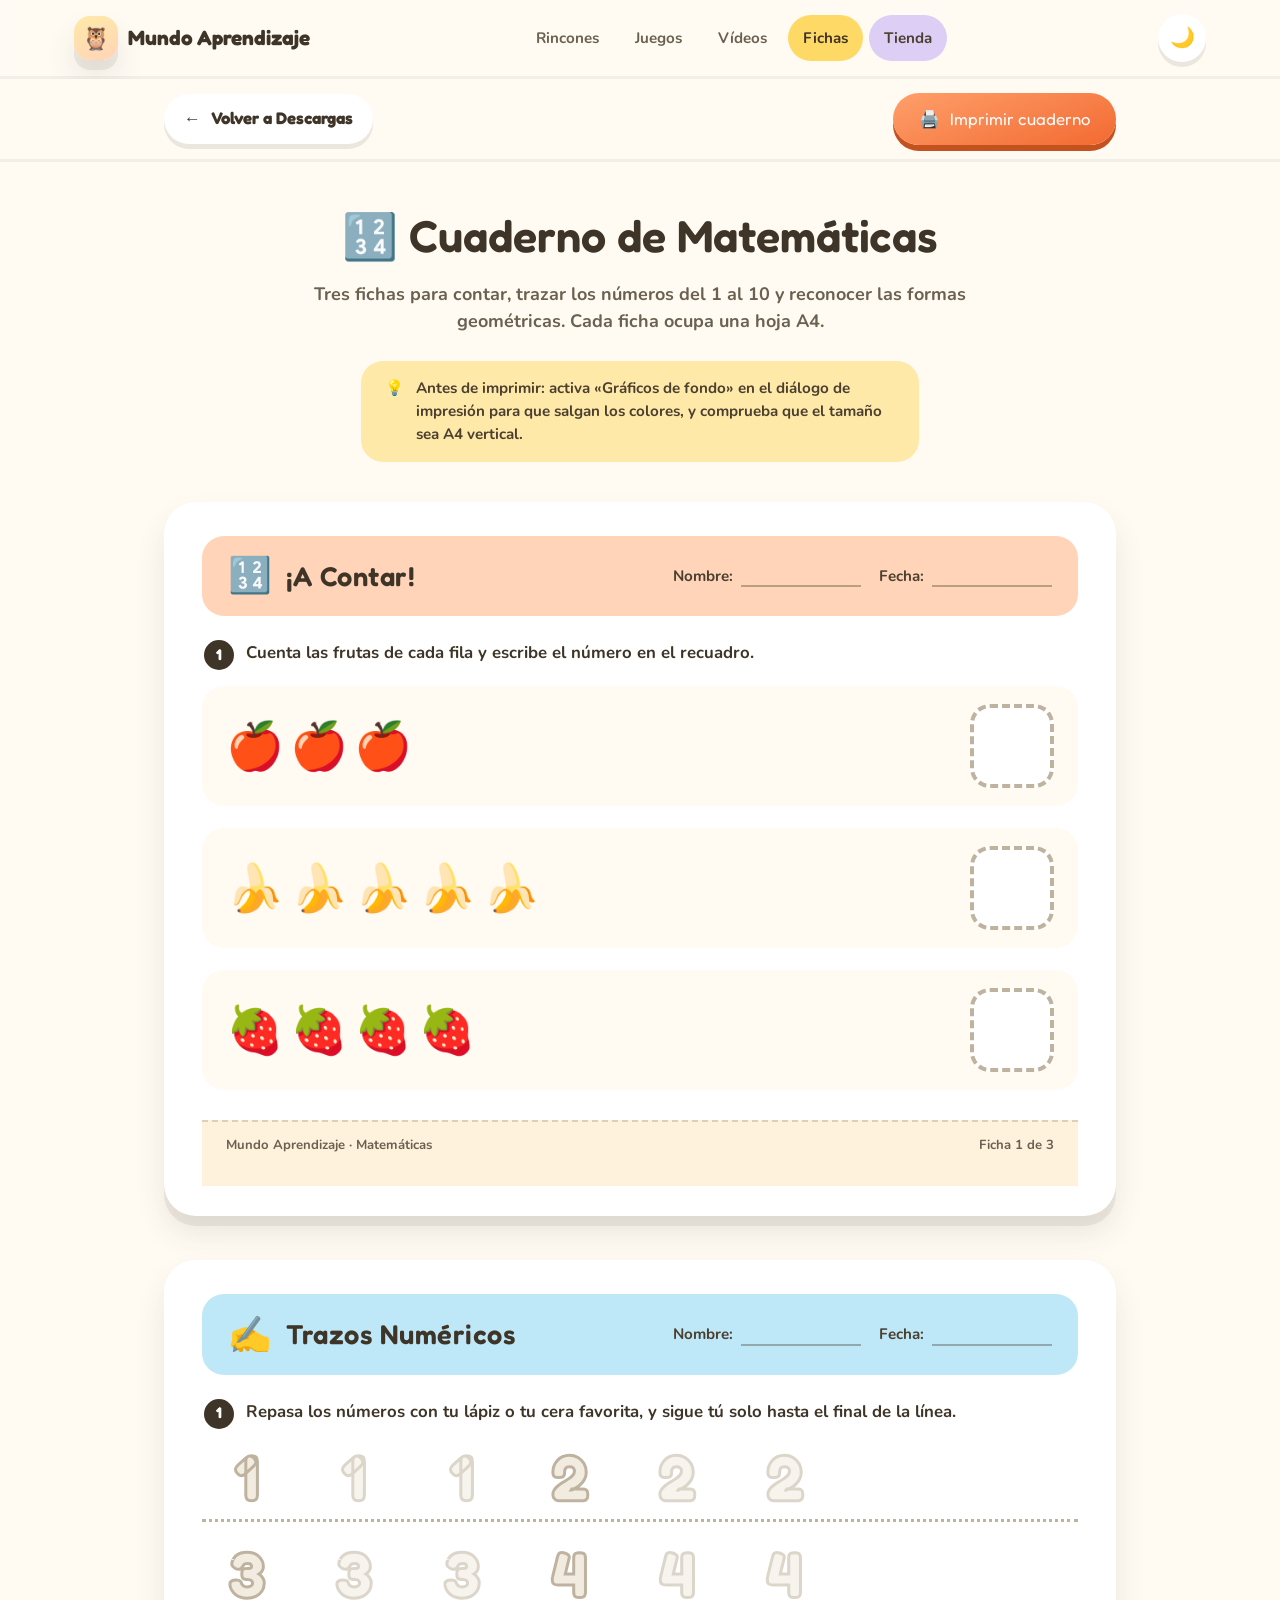
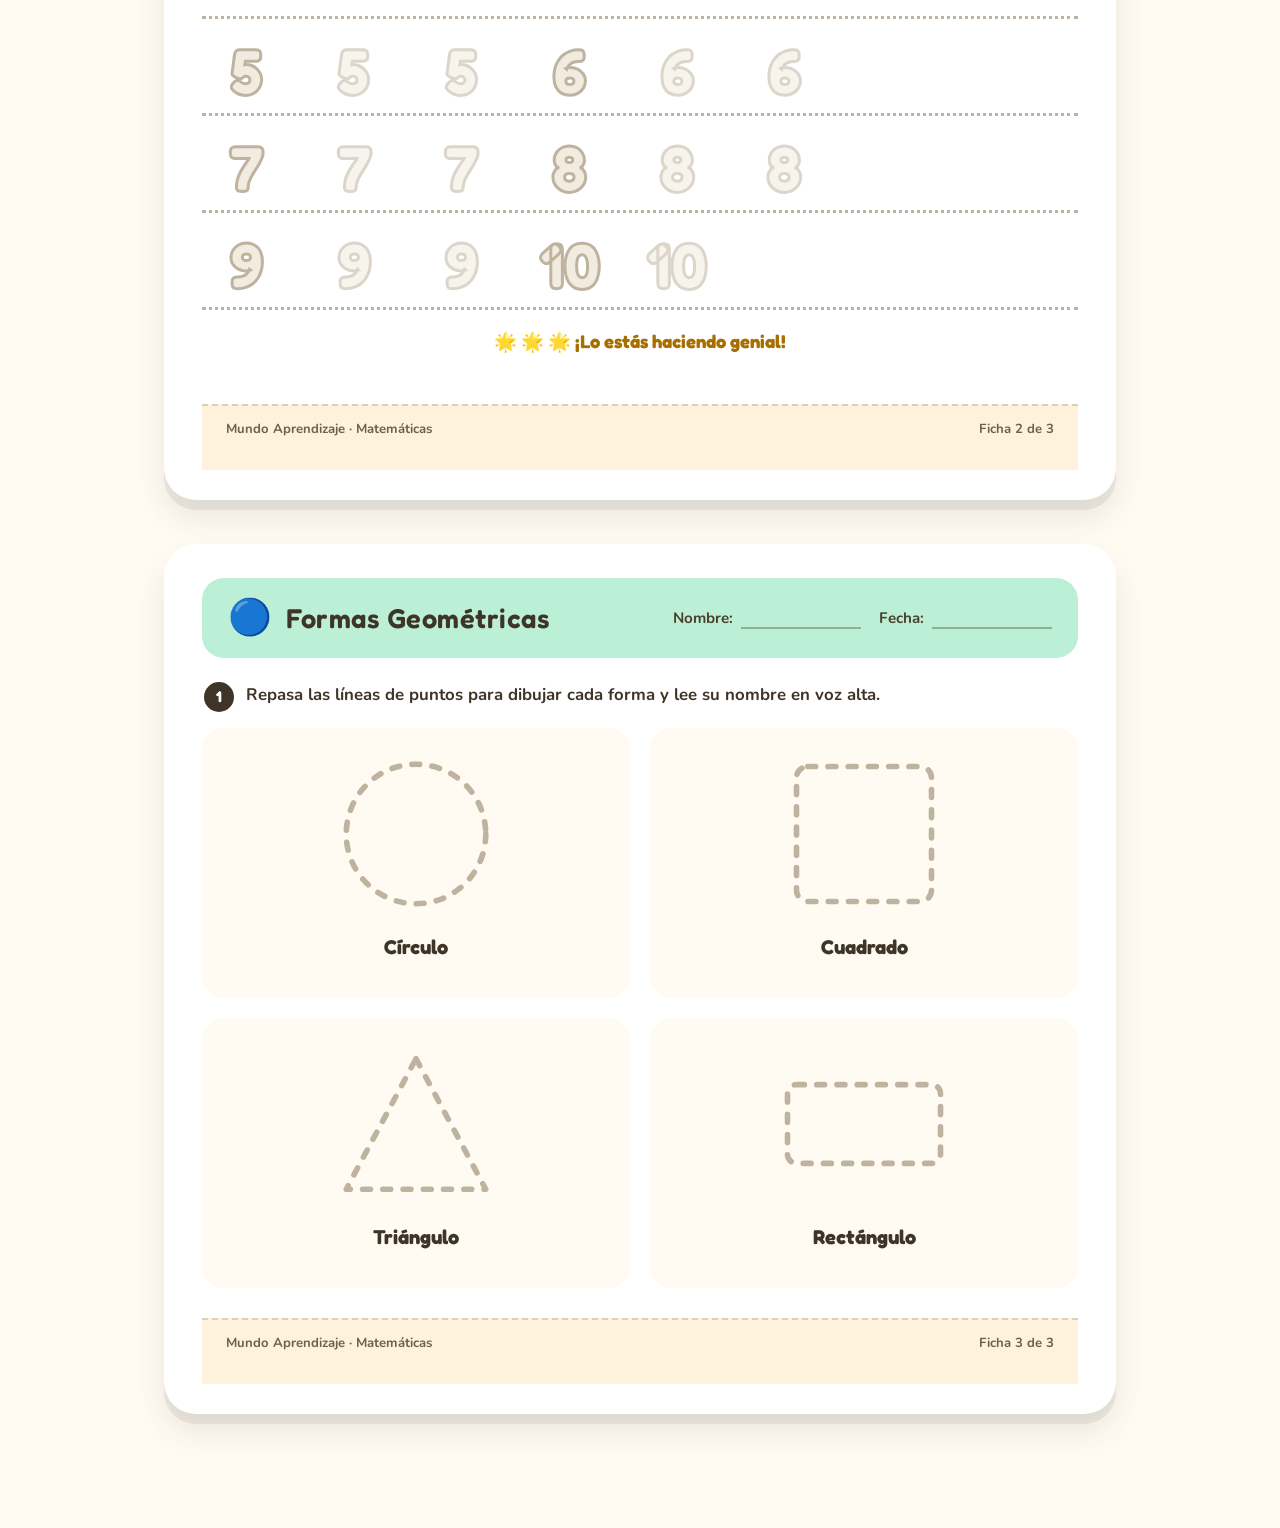
<file: fichas_matematicas.html>
<!DOCTYPE html>
<html lang="es">
<head>
<meta charset="UTF-8">
<meta name="viewport" content="width=device-width, initial-scale=1.0">
<title>Fichas de Matemáticas — Mundo Aprendizaje</title>
<meta name="description" content="Cuaderno imprimible de matemáticas para 3 a 7 años: contar, trazar números del 1 al 10 y formas geométricas.">
<meta name="theme-color" content="#FFFBF3">
<script>
/* Tema antes de pintar: evita el fogonazo blanco al abrir en modo oscuro. */
(()=>{try{const g=localStorage.getItem('ma-tema');
document.documentElement.dataset.theme=g||(matchMedia('(prefers-color-scheme: dark)').matches?'dark':'light');
}catch(e){document.documentElement.dataset.theme='light';}})();
</script>
<link rel="preconnect" href="https://fonts.googleapis.com">
<link rel="preconnect" href="https://fonts.gstatic.com" crossorigin>
<link href="https://fonts.googleapis.com/css2?family=Fredoka:wght@500;600;700&family=Nunito:wght@500;700;800&display=swap" rel="stylesheet">
<link rel="icon" href="data:image/svg+xml,<svg xmlns='http://www.w3.org/2000/svg' viewBox='0 0 100 100'><text y='.9em' font-size='90'>🔢</text></svg>">
<link rel="stylesheet" href="assets/base.css">
<style>
  /* ============================================================
     TOKENS — mismo sistema visual que index.html
     ============================================================ */
  :root{
    --yellow: #FFE9A8; --yellow-deep: #FFD966;
    --sky: #BEE7F7; --sky-deep: #8FD2EF;
    --mint: #BCF0D6; --mint-deep: #8FE0B6;
    --lavender: #DCCEF5; --lavender-deep: #C1A9EA;
    --peach: #FFD4B8; --peach-deep: #FFB88C;
    --cream: #FFFBF3; --ink: #3E3427; --ink-soft: #6B6151;
    --white: #FFFFFF; --focus: #1F5FA8;
    --trace-fill: #F1EBE0;   /* relleno claro de los trazos a repasar */
    --trace-line: #BFB3A0;   /* contorno y líneas punteadas */
    --radius-lg: 32px; --radius-md: 22px;
    --shadow-bubble: 0 10px 0 rgba(62,52,39,0.08), 0 18px 30px rgba(62,52,39,0.10);
  }

  *{ box-sizing: border-box; }
  body{
    margin: 0; background: var(--cream); color: var(--ink);
    font-family: 'Nunito', sans-serif; font-weight: 700; font-size: 18px; line-height: 1.5;
  }
  h1, h2, h3{ font-family: 'Fredoka', sans-serif; font-weight: 600; margin: 0; color: var(--ink); }
  a{ color: inherit; text-decoration: none; }
  button{ font-family: inherit; cursor: pointer; }
  :focus-visible{ outline: 4px solid var(--focus); outline-offset: 3px; border-radius: 10px; }

  @media (prefers-reduced-motion: reduce){
    *, *::before, *::after{
      animation-duration: .001ms !important;
      animation-iteration-count: 1 !important;
      transition-duration: .001ms !important;
    }
  }

  /* ============================================================
     BARRA DE PANTALLA — desaparece por completo al imprimir
     ============================================================ */
  .toolbar{
    position: sticky; top: 0; z-index: 100;
    background: color-mix(in srgb, var(--cream) 94%, transparent); backdrop-filter: blur(6px);
    border-bottom: 3px solid rgba(62,52,39,0.06);
  }
  .toolbar-inner{
    max-width: 1000px; margin: 0 auto; padding: 14px 24px;
    display: flex; align-items: center; justify-content: space-between; gap: 16px; flex-wrap: wrap;
  }
  .back-link{
    display: inline-flex; align-items: center; gap: 10px;
    font-family: 'Fredoka', sans-serif; font-size: 1.05rem;
    padding: 12px 20px; border-radius: 999px; background: var(--white);
    box-shadow: 0 5px 0 rgba(62,52,39,0.10); min-height: 48px;
  }
  .btn-print{
    font-family: 'Fredoka', sans-serif; font-size: 1.05rem;
    background: linear-gradient(160deg, var(--naranja-claro), var(--naranja)); color: var(--white);
    border: none; padding: 14px 26px; border-radius: 999px; min-height: 52px;
    box-shadow: 0 6px 0 var(--naranja-sombra);
    display: inline-flex; align-items: center; gap: 10px;
    transition: transform .15s ease;
  }
  .btn-print:hover{ transform: translateY(-3px); }
  .btn-print:active{ transform: translateY(2px); box-shadow: 0 3px 0 var(--naranja-sombra); }

  .intro{
    max-width: 1000px; margin: 0 auto; padding: 40px 24px 0; text-align: center;
  }
  .intro h1{ font-size: clamp(2rem, 4.4vw, 2.8rem); }
  .intro p{ color: var(--ink-soft); max-width: 60ch; margin: 12px auto 0; }
  .intro .tip{
    background: var(--yellow); border-radius: var(--radius-md);
    padding: 16px 24px; margin: 26px auto 0; max-width: 62ch;
    font-size: 0.95rem; color: var(--on-pastel); text-align: left;
    display: flex; gap: 12px; align-items: flex-start;
  }

  /* ============================================================
     HOJAS — cada .ficha es una página A4
     ============================================================ */
  .sheets{ max-width: 1000px; margin: 0 auto; padding: 40px 24px 70px; }

  .ficha{
    background: var(--white);
    border-radius: var(--radius-lg);
    box-shadow: var(--shadow-bubble);
    padding: 34px 38px 30px;
    margin-bottom: 44px;
    display: flex; flex-direction: column;
    /* Proporción A4 en pantalla para que lo que se ve sea lo que se imprime */
    min-height: 0;
  }
  @media (max-width: 640px){ .ficha{ padding: 24px 20px; border-radius: var(--radius-md); } }

  .ficha-head{
    background: var(--band, var(--peach));
    border-radius: var(--radius-md);
    padding: 20px 26px;
    display: flex; align-items: center; justify-content: space-between;
    gap: 20px; flex-wrap: wrap;
  }
  .ficha-head-title{ display: flex; align-items: center; gap: 14px; }
  .ficha-emoji{ font-size: 2.2rem; line-height: 1; }
  .ficha-head h2{ font-size: 1.7rem; letter-spacing: .5px; }

  .ficha-fields{ display: flex; gap: 18px; flex-wrap: wrap; }
  .field{ display: flex; align-items: flex-end; gap: 8px; font-size: 0.95rem; color: var(--on-pastel); }
  .field-line{
    display: inline-block; width: 120px;
    border-bottom: 2px solid rgba(62,52,39,0.35);
  }

  .instruction{
    display: flex; gap: 12px; align-items: flex-start;
    margin: 24px 2px 6px; font-size: 1.05rem; color: var(--ink);
  }
  .instruction .num{
    font-family: 'Fredoka', sans-serif;
    background: var(--ink); color: var(--white);
    width: 30px; height: 30px; flex-shrink: 0;
    border-radius: 50%; display: flex; align-items: center; justify-content: center;
    font-size: 0.95rem;
  }

  .ficha-body{ flex-grow: 1; display: flex; flex-direction: column; justify-content: center; padding: 10px 0; }

  .ficha-foot{
    margin-top: 20px; padding-top: 14px;
    border-top: 2px dashed rgba(62,52,39,0.18);
    display: flex; justify-content: space-between; gap: 12px; flex-wrap: wrap;
    font-size: 0.82rem; color: var(--ink-soft);
  }

  /* ---------- Ficha 1: contar ---------- */
  .count-list{ list-style: none; margin: 0; padding: 0; display: flex; flex-direction: column; gap: 22px; }
  .count-row{
    display: flex; align-items: center; justify-content: space-between; gap: 20px;
    background: var(--cream); border-radius: var(--radius-md); padding: 18px 24px;
  }
  .count-fruits{ font-size: clamp(2rem, 6vw, 2.9rem); letter-spacing: 6px; line-height: 1.2; }
  .count-box{
    width: 84px; height: 84px; flex-shrink: 0;
    border: 4px dashed var(--trace-line); border-radius: 20px;
    background: var(--white);
  }

  /* ---------- Ficha 2: trazos numéricos ---------- */
  .trace-rows{ display: flex; flex-direction: column; gap: 20px; }
  .trace-row{
    display: flex; align-items: center; gap: 18px;
    border-bottom: 3px dotted var(--trace-line); padding-bottom: 10px;
  }
  .trace-number{
    font-family: 'Fredoka', sans-serif; font-weight: 700;
    font-size: clamp(2.6rem, 8vw, 4rem); line-height: 1;
    color: var(--trace-fill);
    -webkit-text-stroke: 3px var(--trace-line);
    flex-shrink: 0; min-width: 1.4em; text-align: center;
  }
  /* Repeticiones más tenues: la primera guía, las demás se repasan */
  .trace-number.ghost{ opacity: .55; }

  /* ---------- Ficha 3: formas geométricas ---------- */
  .shapes-grid{
    display: grid; grid-template-columns: repeat(2, 1fr); gap: 20px;
  }
  @media (max-width: 520px){ .shapes-grid{ grid-template-columns: 1fr; } }
  .shape-cell{
    background: var(--cream); border-radius: var(--radius-md);
    padding: 16px; text-align: center;
  }
  .shape-cell svg{ margin: 0 auto; width: 100%; max-width: 180px; height: auto; }
  /* Sólido y legible: esta ficha pide leer el nombre, no repasarlo. */
  .shape-name{
    font-family: 'Fredoka', sans-serif; font-size: 1.25rem; margin-top: 8px;
    color: var(--ink);
  }

  .cheer{
    margin-top: 18px; text-align: center;
    font-family: 'Fredoka', sans-serif; font-size: 1.15rem; color: var(--acento-calido);
  }

  /* ============================================================
     IMPRESIÓN — A4 vertical, una ficha por página
     ============================================================ */
  @media print{
    @page{ size: A4 portrait; margin: 12mm; }

    /* Los fondos pastel son parte del material, no decoración */
    *{ -webkit-print-color-adjust: exact !important; print-color-adjust: exact !important; }

    html, body{ background: #fff; font-size: 12pt; }
    .toolbar, .intro, .no-print{ display: none !important; }

    .sheets{ max-width: none; margin: 0; padding: 0; }

    .ficha{
      box-shadow: none; border-radius: 0;
      padding: 0; margin: 0;
      min-height: 250mm;              /* llena la página útil A4 */
      break-after: page;
      break-inside: avoid;
    }
    .ficha:last-child{ break-after: auto; }

    .ficha-head{ border-radius: 14px; padding: 6mm 8mm; }
    .ficha-head h2{ font-size: 20pt; }
    .ficha-emoji{ font-size: 20pt; }
    .instruction{ font-size: 12pt; margin: 8mm 0 2mm; }

    .count-row{ padding: 5mm 8mm; }
    .count-fruits{ font-size: 26pt; }
    .count-box{ width: 24mm; height: 24mm; }

    .trace-number{ font-size: 34pt; }
    .shape-cell svg{ max-width: 55mm; }

    .ficha-foot{ font-size: 8pt; }

    /* Nada debe partirse a mitad de página */
    .count-row, .trace-row, .shape-cell{ break-inside: avoid; }
  }
</style>
</head>
<body>

<header class="topbar no-print">
  <div class="topbar-inner">
    <a class="brand" href="index.html"><span class="brand-badge" aria-hidden="true">&#129417;</span> Mundo Aprendizaje</a>
    <nav aria-label="Navegaci&#243;n principal">
      <ul class="topnav">
        <li><a href="index.html#rincones">Rincones</a></li>
        <li><a href="juegos.html">Juegos</a></li>
        <li><a href="videos.html">V&#237;deos</a></li>
        <li><a href="descargas.html" aria-current="page">Fichas</a></li>
        <li><a href="tienda.html" class="nav-premium">Tienda</a></li>
      </ul>
    </nav>
  </div>
</header>

<div class="toolbar no-print">
  <div class="toolbar-inner">
    <a class="back-link" href="descargas.html?tema=matematicas">
      <span aria-hidden="true">←</span> Volver a Descargas
    </a>
    <button class="btn-print" type="button" id="printBtn">
      <span aria-hidden="true">🖨️</span> Imprimir cuaderno
    </button>
  </div>
</div>

<div class="intro no-print">
  <h1>🔢 Cuaderno de Matemáticas</h1>
  <p>Tres fichas para contar, trazar los números del 1 al 10 y reconocer las formas geométricas. Cada ficha ocupa una hoja A4.</p>
  <p class="tip">
    <span aria-hidden="true">💡</span>
    <span><strong>Antes de imprimir:</strong> activa «Gráficos de fondo» en el diálogo de impresión para que salgan los colores, y comprueba que el tamaño sea A4 vertical.</span>
  </p>
</div>

<main class="sheets">

  <!-- ================= FICHA 1 ================= -->
  <article class="ficha" id="ficha-contar" style="--band: var(--peach)">
    <header class="ficha-head">
      <div class="ficha-head-title">
        <span class="ficha-emoji" aria-hidden="true">🔢</span>
        <h2>¡A Contar!</h2>
      </div>
      <div class="ficha-fields">
        <span class="field">Nombre: <span class="field-line" aria-hidden="true"></span></span>
        <span class="field">Fecha: <span class="field-line" aria-hidden="true"></span></span>
      </div>
    </header>

    <p class="instruction">
      <span class="num" aria-hidden="true">1</span>
      Cuenta las frutas de cada fila y escribe el número en el recuadro.
    </p>

    <div class="ficha-body">
      <ol class="count-list">
        <li class="count-row">
          <span class="count-fruits" role="img" aria-label="Tres manzanas">🍎🍎🍎</span>
          <span class="count-box" role="img" aria-label="Recuadro para escribir el número"></span>
        </li>
        <li class="count-row">
          <span class="count-fruits" role="img" aria-label="Cinco plátanos">🍌🍌🍌🍌🍌</span>
          <span class="count-box" role="img" aria-label="Recuadro para escribir el número"></span>
        </li>
        <li class="count-row">
          <span class="count-fruits" role="img" aria-label="Cuatro fresas">🍓🍓🍓🍓</span>
          <span class="count-box" role="img" aria-label="Recuadro para escribir el número"></span>
        </li>
      </ol>
    </div>

    <footer class="ficha-foot">
      <span>Mundo Aprendizaje · Matemáticas</span>
      <span>Ficha 1 de 3</span>
    </footer>
  </article>

  <!-- ================= FICHA 2 ================= -->
  <article class="ficha" id="ficha-trazos" style="--band: var(--sky)">
    <header class="ficha-head">
      <div class="ficha-head-title">
        <span class="ficha-emoji" aria-hidden="true">✍️</span>
        <h2>Trazos Numéricos</h2>
      </div>
      <div class="ficha-fields">
        <span class="field">Nombre: <span class="field-line" aria-hidden="true"></span></span>
        <span class="field">Fecha: <span class="field-line" aria-hidden="true"></span></span>
      </div>
    </header>

    <p class="instruction">
      <span class="num" aria-hidden="true">1</span>
      Repasa los números con tu lápiz o tu cera favorita, y sigue tú solo hasta el final de la línea.
    </p>

    <div class="ficha-body">
      <div class="trace-rows">
        <div class="trace-row">
          <span class="trace-number">1</span><span class="trace-number ghost" aria-hidden="true">1</span><span class="trace-number ghost" aria-hidden="true">1</span>
          <span class="trace-number">2</span><span class="trace-number ghost" aria-hidden="true">2</span><span class="trace-number ghost" aria-hidden="true">2</span>
        </div>
        <div class="trace-row">
          <span class="trace-number">3</span><span class="trace-number ghost" aria-hidden="true">3</span><span class="trace-number ghost" aria-hidden="true">3</span>
          <span class="trace-number">4</span><span class="trace-number ghost" aria-hidden="true">4</span><span class="trace-number ghost" aria-hidden="true">4</span>
        </div>
        <div class="trace-row">
          <span class="trace-number">5</span><span class="trace-number ghost" aria-hidden="true">5</span><span class="trace-number ghost" aria-hidden="true">5</span>
          <span class="trace-number">6</span><span class="trace-number ghost" aria-hidden="true">6</span><span class="trace-number ghost" aria-hidden="true">6</span>
        </div>
        <div class="trace-row">
          <span class="trace-number">7</span><span class="trace-number ghost" aria-hidden="true">7</span><span class="trace-number ghost" aria-hidden="true">7</span>
          <span class="trace-number">8</span><span class="trace-number ghost" aria-hidden="true">8</span><span class="trace-number ghost" aria-hidden="true">8</span>
        </div>
        <div class="trace-row">
          <span class="trace-number">9</span><span class="trace-number ghost" aria-hidden="true">9</span><span class="trace-number ghost" aria-hidden="true">9</span>
          <span class="trace-number">10</span><span class="trace-number ghost" aria-hidden="true">10</span>
        </div>
      </div>
      <p class="cheer">🌟 🌟 🌟 ¡Lo estás haciendo genial!</p>
    </div>

    <footer class="ficha-foot">
      <span>Mundo Aprendizaje · Matemáticas</span>
      <span>Ficha 2 de 3</span>
    </footer>
  </article>

  <!-- ================= FICHA 3 ================= -->
  <article class="ficha" id="ficha-formas" style="--band: var(--mint)">
    <header class="ficha-head">
      <div class="ficha-head-title">
        <span class="ficha-emoji" aria-hidden="true">🔵</span>
        <h2>Formas Geométricas</h2>
      </div>
      <div class="ficha-fields">
        <span class="field">Nombre: <span class="field-line" aria-hidden="true"></span></span>
        <span class="field">Fecha: <span class="field-line" aria-hidden="true"></span></span>
      </div>
    </header>

    <p class="instruction">
      <span class="num" aria-hidden="true">1</span>
      Repasa las líneas de puntos para dibujar cada forma y lee su nombre en voz alta.
    </p>

    <div class="ficha-body">
      <div class="shapes-grid">
        <div class="shape-cell">
          <svg viewBox="0 0 160 160" role="img" aria-label="Círculo punteado para repasar">
            <circle cx="80" cy="80" r="62" fill="none" stroke="var(--trace-line)" stroke-width="5" stroke-dasharray="7 11" stroke-linecap="round"/>
          </svg>
          <p class="shape-name">Círculo</p>
        </div>
        <div class="shape-cell">
          <svg viewBox="0 0 160 160" role="img" aria-label="Cuadrado punteado para repasar">
            <rect x="20" y="20" width="120" height="120" rx="10" fill="none" stroke="var(--trace-line)" stroke-width="5" stroke-dasharray="7 11" stroke-linecap="round"/>
          </svg>
          <p class="shape-name">Cuadrado</p>
        </div>
        <div class="shape-cell">
          <svg viewBox="0 0 160 160" role="img" aria-label="Triángulo punteado para repasar">
            <polygon points="80,22 142,138 18,138" fill="none" stroke="var(--trace-line)" stroke-width="5" stroke-dasharray="7 11" stroke-linejoin="round" stroke-linecap="round"/>
          </svg>
          <p class="shape-name">Triángulo</p>
        </div>
        <div class="shape-cell">
          <svg viewBox="0 0 160 160" role="img" aria-label="Rectángulo punteado para repasar">
            <rect x="12" y="45" width="136" height="70" rx="8" fill="none" stroke="var(--trace-line)" stroke-width="5" stroke-dasharray="7 11" stroke-linecap="round"/>
          </svg>
          <p class="shape-name">Rectángulo</p>
        </div>
      </div>
    </div>

    <footer class="ficha-foot">
      <span>Mundo Aprendizaje · Matemáticas</span>
      <span>Ficha 3 de 3</span>
    </footer>
  </article>

</main>

<script>
  document.getElementById('printBtn').addEventListener('click', () => window.print());
</script>
<script src="assets/site.js"></script>
</body>
</html>
</file>
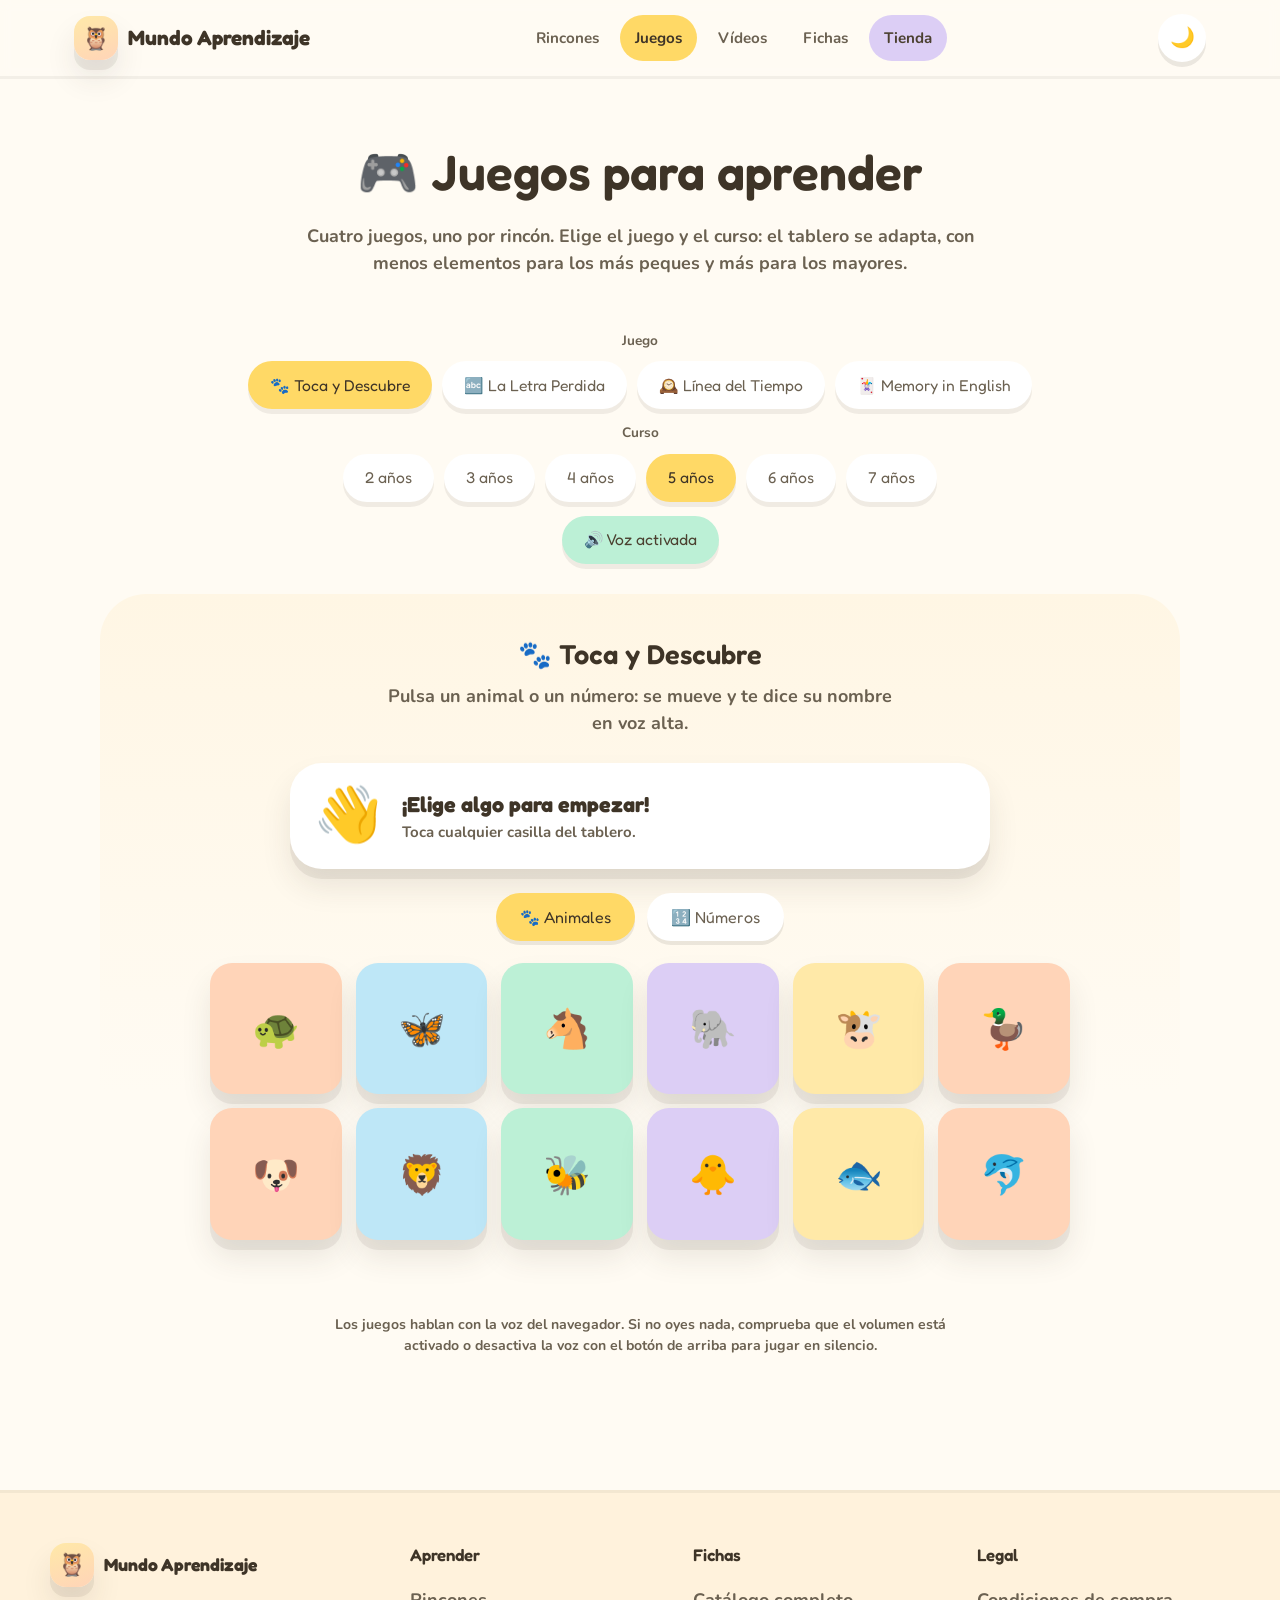
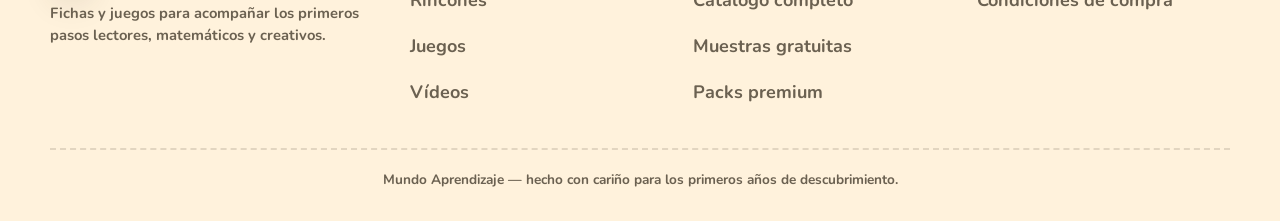
<file: juegos.html>
<!DOCTYPE html>
<html lang="es">
<head>
<meta charset="UTF-8">
<meta name="viewport" content="width=device-width, initial-scale=1.0">
<title>Juegos interactivos — Mundo Aprendizaje</title>
<meta name="description" content="Cuatro minijuegos con voz para aprender números, letras, historia e inglés jugando.">
<meta name="theme-color" content="#FFFBF3">
<script>
/* Tema antes de pintar: evita el fogonazo blanco al abrir en modo oscuro. */
(()=>{try{const g=localStorage.getItem('ma-tema');
document.documentElement.dataset.theme=g||(matchMedia('(prefers-color-scheme: dark)').matches?'dark':'light');
}catch(e){document.documentElement.dataset.theme='light';}})();
</script>
<link rel="preconnect" href="https://fonts.googleapis.com">
<link rel="preconnect" href="https://fonts.gstatic.com" crossorigin>
<link href="https://fonts.googleapis.com/css2?family=Fredoka:wght@500;600;700&family=Nunito:wght@500;700;800&display=swap" rel="stylesheet">
<link rel="icon" href="data:image/svg+xml,<svg xmlns='http://www.w3.org/2000/svg' viewBox='0 0 100 100'><text y='.9em' font-size='90'>🎮</text></svg>">
<link rel="stylesheet" href="assets/base.css">
<style>
  .controles{
    display: flex; justify-content: center; gap: 10px; flex-wrap: wrap;
    max-width: 1180px; margin: 0 auto 14px; padding: 0 24px;
  }
  .controles-etiqueta{ width: 100%; text-align: center; font-size: 0.85rem; color: var(--ink-soft); }
  .chip{
    font-family: 'Fredoka', sans-serif; font-size: 0.98rem;
    background: var(--white); border: none; padding: 12px 22px;
    border-radius: 999px; box-shadow: 0 5px 0 rgba(62,52,39,0.08);
    color: var(--ink-soft); min-height: 48px;
  }
  .chip[aria-pressed="true"], .chip[aria-selected="true"]{ background: var(--yellow-deep); color: var(--on-activo); }
  /* La menta es una superficie pastel, no un estado -deep: el texto
     encima debe ser --on-pastel y no el oscuro de los activos. */
  .chip-voz[aria-pressed="true"]{ background: var(--mint); color: var(--on-pastel); }

  .juego-panel{
    background: linear-gradient(180deg, var(--panel-juego), var(--cream) 72%);
    border-radius: 46px; max-width: 1080px; margin: 30px auto 0;
    padding: 40px 30px 48px;
  }
  @media (max-width: 620px){ .juego-panel{ border-radius: 30px; padding: 30px 16px 36px; } }
  .juego-titulo{ text-align: center; margin-bottom: 8px; font-size: 1.7rem; }
  .juego-desc{ text-align: center; color: var(--ink-soft); margin: 0 auto 26px; max-width: 48ch; }

  /* --- piezas compartidas por los juegos --- */
  .marcador{
    background: var(--white); border-radius: var(--radius-lg);
    box-shadow: var(--shadow-bubble); padding: 20px 24px;
    max-width: 660px; margin: 0 auto 24px; min-height: 74px;
    display: flex; align-items: center; justify-content: center;
    text-align: center; font-size: 1.05rem;
  }
  .escena{
    background: var(--white); border-radius: var(--radius-lg);
    box-shadow: var(--shadow-bubble); padding: 24px;
    max-width: 700px; margin: 0 auto 24px;
    display: flex; align-items: center; gap: 20px; min-height: 106px;
  }
  .escena-emoji{ font-size: 3.4rem; line-height: 1; flex-shrink: 0; }
  .escena-nombre{ font-family: 'Fredoka', sans-serif; font-size: 1.35rem; }
  .escena-pista{ color: var(--ink-soft); font-size: 0.94rem; }
  .estrellas{ display: flex; gap: 5px; flex-wrap: wrap; max-width: 250px; font-size: 1.5rem; }
  .estrella{ display: inline-block; animation: pop .35s ease backwards; }
  @keyframes pop{ 0%{ transform: scale(0); opacity: 0; } 70%{ transform: scale(1.25); opacity: 1; } 100%{ transform: scale(1); } }

  .tabs{ display: flex; justify-content: center; gap: 12px; margin-bottom: 22px; flex-wrap: wrap; }
  .tab-btn{
    font-family: 'Fredoka', sans-serif; font-size: 1rem;
    background: var(--white); border: none; padding: 14px 24px;
    border-radius: 999px; box-shadow: 0 4px 0 rgba(62,52,39,0.10);
    color: var(--ink-soft); min-height: 48px;
  }
  .tab-btn[aria-selected="true"]{ background: var(--yellow-deep); color: var(--on-activo); }

  .tablero{
    display: grid; grid-template-columns: repeat(6, 1fr); gap: 14px;
    max-width: 860px; margin: 0 auto;
  }
  @media (max-width: 760px){ .tablero{ grid-template-columns: repeat(3, 1fr); } }
  @media (max-width: 420px){ .tablero{ grid-template-columns: repeat(2, 1fr); } }

  .casilla{
    aspect-ratio: 1 / 1; border: none; border-radius: var(--radius-md);
    font-size: 2.4rem; font-family: 'Fredoka', sans-serif; color: var(--ink);
    display: flex; align-items: center; justify-content: center;
    box-shadow: var(--shadow-bubble); transition: transform .12s ease;
  }
  .casilla:hover{ transform: scale(1.06); }
  .casilla:nth-child(6n+1){ background: var(--peach); }
  .casilla:nth-child(6n+2){ background: var(--sky); }
  .casilla:nth-child(6n+3){ background: var(--mint); }
  .casilla:nth-child(6n+4){ background: var(--lavender); }
  .casilla:nth-child(6n+5){ background: var(--yellow); }
  .casilla:nth-child(6n+6){ background: var(--peach); }
  .casilla.acierto{ outline: 5px solid #2E9E6B; outline-offset: 2px; }
  .casilla.fallo{ outline: 5px solid #D95F5F; outline-offset: 2px; }
  .rebota{ animation: rebote .5s ease; }
  @keyframes rebote{
    0%{ transform: scale(1); } 35%{ transform: scale(1.2) rotate(-6deg); }
    65%{ transform: scale(.95) rotate(4deg); } 100%{ transform: scale(1); }
  }

  /* --- La letra perdida --- */
  .letra-grande{
    font-family: 'Fredoka', sans-serif; font-size: clamp(4rem, 14vw, 7rem);
    text-align: center; color: var(--ink); line-height: 1;
    background: var(--white); border-radius: var(--radius-lg);
    box-shadow: var(--shadow-bubble); max-width: 240px; margin: 0 auto 26px; padding: 16px;
  }
  .opciones{
    display: grid; grid-template-columns: repeat(auto-fit, minmax(120px, 160px));
    gap: 18px; justify-content: center;
  }
  .casilla-grande{ font-size: 3.2rem; }
  .juego-acciones{ display: flex; justify-content: center; gap: 12px; margin-top: 26px; flex-wrap: wrap; }

  /* --- Línea del tiempo --- */
  .linea-pista{
    display: flex; align-items: center; justify-content: center; gap: 10px;
    color: var(--ink-soft); font-size: 0.92rem; margin-bottom: 16px;
  }
  .linea-flecha{ flex: 0 0 60px; height: 3px; border-radius: 3px; background: rgba(62,52,39,0.2); }
  .linea-tiempo{
    list-style: none; margin: 0; padding: 0;
    display: grid; grid-template-columns: repeat(auto-fit, minmax(150px, 1fr));
    gap: 14px; max-width: 900px; margin: 0 auto;
  }
  .suceso{
    background: var(--white); border-radius: var(--radius-md);
    box-shadow: var(--shadow-bubble); padding: 18px 12px 12px;
    text-align: center; display: flex; flex-direction: column; gap: 8px;
  }
  .suceso-emoji{ font-size: 2.6rem; }
  .suceso-nombre{ font-family: 'Fredoka', sans-serif; font-size: 0.98rem; flex-grow: 1; }
  .suceso-controles{ display: flex; gap: 8px; justify-content: center; }
  .mover{
    border: none; background: var(--cream); border-radius: 999px;
    width: 46px; height: 46px; font-size: 1rem; color: var(--ink);
    box-shadow: 0 4px 0 rgba(62,52,39,0.1);
  }
  .mover:disabled{ opacity: .35; cursor: not-allowed; box-shadow: none; }
  .linea-tiempo.resuelta .suceso{ outline: 4px solid var(--mint-deep); outline-offset: -2px; }

  /* --- Memory --- */
  .tablero-memory{ grid-template-columns: repeat(4, 1fr); max-width: 620px; }
  @media (max-width: 520px){ .tablero-memory{ grid-template-columns: repeat(3, 1fr); } }
  .carta{
    aspect-ratio: 3 / 4; border: none; border-radius: var(--radius-md);
    background: var(--lavender); box-shadow: var(--shadow-bubble);
    display: flex; align-items: center; justify-content: center;
    font-family: 'Fredoka', sans-serif; font-size: 1.6rem; color: var(--ink);
    transition: transform .18s ease, background .18s ease;
    position: relative; padding: 6px;
  }
  .carta .carta-frente{ display: none; word-break: break-word; text-align: center; }
  .carta .carta-dorso{ font-size: 1.9rem; }
  .carta.descubierta{ background: var(--white); transform: scale(1.03); }
  .carta.descubierta .carta-dorso{ display: none; }
  .carta.descubierta .carta-frente{ display: block; }
  .carta.emparejada{ background: var(--mint); opacity: 1; cursor: default; }

  .nota-voz{
    max-width: 660px; margin: 26px auto 0; font-size: 0.88rem;
    color: var(--ink-soft); text-align: center;
  }
</style>
</head>
<body>
<a class="skip-link" href="#contenido">Saltar al contenido</a>

<header class="topbar">
  <div class="topbar-inner">
    <a class="brand" href="index.html"><span class="brand-badge" aria-hidden="true">🦉</span> Mundo Aprendizaje</a>
    <nav aria-label="Navegación principal">
      <ul class="topnav">
        <li><a href="index.html#rincones">Rincones</a></li>
        <li><a href="juegos.html" aria-current="page">Juegos</a></li>
        <li><a href="videos.html">Vídeos</a></li>
        <li><a href="descargas.html">Fichas</a></li>
        <li><a href="tienda.html" class="nav-premium">Tienda</a></li>
      </ul>
    </nav>
  </div>
</header>

<main id="contenido">
  <div class="page-head">
    <h1>🎮 Juegos para aprender</h1>
    <p>Cuatro juegos, uno por rincón. Elige el juego y el curso: el tablero se adapta, con menos elementos para los más peques y más para los mayores.</p>
  </div>

  <section class="section" style="padding-top: 36px">
    <div class="controles" id="selectorJuego" role="tablist" aria-label="Elegir juego">
      <span class="controles-etiqueta">Juego</span>
    </div>
    <div class="controles" id="selectorCurso" role="group" aria-label="Elegir curso">
      <span class="controles-etiqueta">Curso</span>
    </div>
    <div class="controles">
      <button class="chip chip-voz" type="button" id="btnVoz" aria-pressed="true">🔊 Voz activada</button>
    </div>

    <div class="juego-panel">
      <h2 class="juego-titulo" id="juegoTitulo"></h2>
      <p class="juego-desc" id="juegoDesc"></p>
      <div id="juegoRaiz"></div>
    </div>

    <p class="nota-voz">
      Los juegos hablan con la voz del navegador. Si no oyes nada, comprueba que el volumen
      está activado o desactiva la voz con el botón de arriba para jugar en silencio.
    </p>
  </section>
</main>

<footer>
  <div class="footer-grid">
    <div>
      <div class="footer-brand">
        <span class="brand-badge" aria-hidden="true">🦉</span>
        <strong style="font-family:'Fredoka',sans-serif; font-size:1.1rem;">Mundo Aprendizaje</strong>
      </div>
      <p class="footer-note">Fichas y juegos para acompañar los primeros pasos lectores, matemáticos y creativos.</p>
    </div>
    <div><h3>Aprender</h3><ul>
      <li><a href="index.html#rincones">Rincones</a></li>
      <li><a href="juegos.html">Juegos</a></li>
      <li><a href="videos.html">Vídeos</a></li>
    </ul></div>
    <div><h3>Fichas</h3><ul>
      <li><a href="descargas.html">Catálogo completo</a></li>
      <li><a href="descargas.html?gratis=1">Muestras gratuitas</a></li>
      <li><a href="tienda.html">Packs premium</a></li>
    </ul></div>
    <div><h3>Legal</h3><ul>
      <li><a href="tienda.html#legal">Condiciones de compra</a></li>
    </ul></div>
  </div>
  <div class="footer-bottom">Mundo Aprendizaje — hecho con cariño para los primeros años de descubrimiento.</div>
</footer>

<script src="data/catalogo.js"></script>
<script src="assets/site.js"></script>
<script src="assets/juegos.js"></script>
<script>
(() => {
  'use strict';
  const { el, catalogo, alternarVoz, vozDisponible } = window.MA;
  const cat = catalogo();
  const juegos = window.MA_JUEGOS.catalogo;

  const raiz = document.getElementById('juegoRaiz');
  const titulo = document.getElementById('juegoTitulo');
  const desc = document.getElementById('juegoDesc');
  const selJuego = document.getElementById('selectorJuego');
  const selCurso = document.getElementById('selectorCurso');

  let juegoActivo = juegos[0].id;
  let cursoActivo = '5';

  function montar(){
    const j = juegos.find(x => x.id === juegoActivo);
    titulo.textContent = `${j.icono} ${j.titulo}`;
    desc.textContent = j.descripcion;
    raiz.replaceChildren();
    j.montar(raiz, Number(cursoActivo));

    Array.from(selJuego.querySelectorAll('.chip')).forEach(b =>
      b.setAttribute('aria-selected', String(b.dataset.id === juegoActivo)));
    Array.from(selCurso.querySelectorAll('.chip')).forEach(b =>
      b.setAttribute('aria-pressed', String(b.dataset.curso === cursoActivo)));

    if(location.hash.slice(1) !== juegoActivo) history.replaceState(null, '', '#' + juegoActivo);
  }

  juegos.forEach(j => {
    const b = el('button', { className: 'chip', text: `${j.icono} ${j.titulo}`,
                             attrs: { type: 'button', role: 'tab', 'aria-selected': 'false' } });
    b.dataset.id = j.id;
    b.addEventListener('click', () => { juegoActivo = j.id; montar(); });
    selJuego.append(b);
  });

  Object.entries(cat.cursos).forEach(([clave, c]) => {
    const b = el('button', { className: 'chip', text: c.etiqueta,
                             attrs: { type: 'button', 'aria-pressed': 'false',
                                      'aria-label': `${c.etiqueta}, ${c.etapa}` } });
    b.dataset.curso = clave;
    b.addEventListener('click', () => { cursoActivo = clave; montar(); });
    selCurso.append(b);
  });

  const btnVoz = document.getElementById('btnVoz');
  if(!vozDisponible){
    btnVoz.disabled = true;
    btnVoz.textContent = '🔇 Voz no disponible';
    btnVoz.setAttribute('aria-pressed', 'false');
  }else{
    btnVoz.addEventListener('click', () => {
      const activa = alternarVoz();
      btnVoz.setAttribute('aria-pressed', String(activa));
      btnVoz.textContent = activa ? '🔊 Voz activada' : '🔇 Voz apagada';
    });
  }

  // Enlace directo a un juego: juegos.html#letra
  // Cambiar solo el hash no recarga la página, así que hay que escucharlo:
  // sin esto, un enlace de #letra a #tiempo no cambiaría de juego.
  function desdeHash(){
    const id = location.hash.slice(1);
    if(juegos.some(j => j.id === id) && id !== juegoActivo){
      juegoActivo = id;
      montar();
    }
  }
  window.addEventListener('hashchange', desdeHash);

  const inicial = location.hash.slice(1);
  if(juegos.some(j => j.id === inicial)) juegoActivo = inicial;
  montar();
})();
</script>
</body>
</html>
</file>
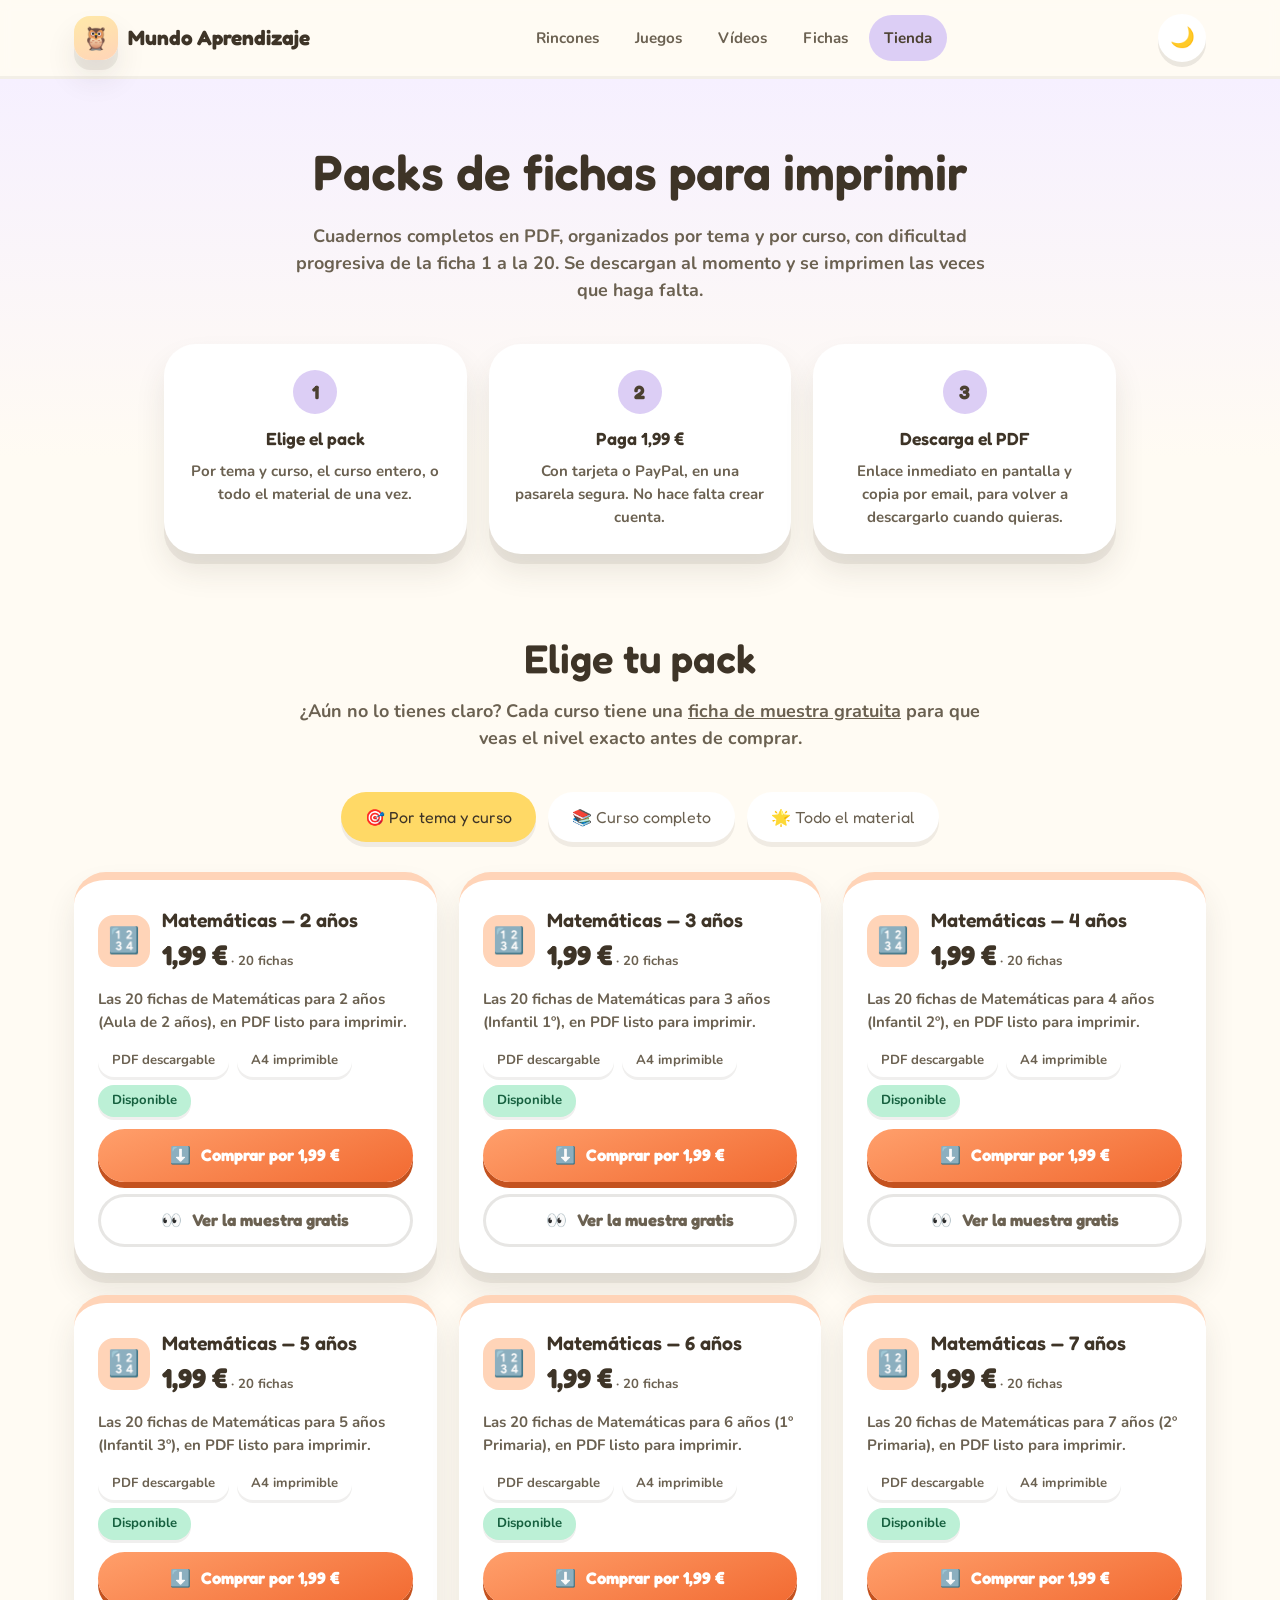
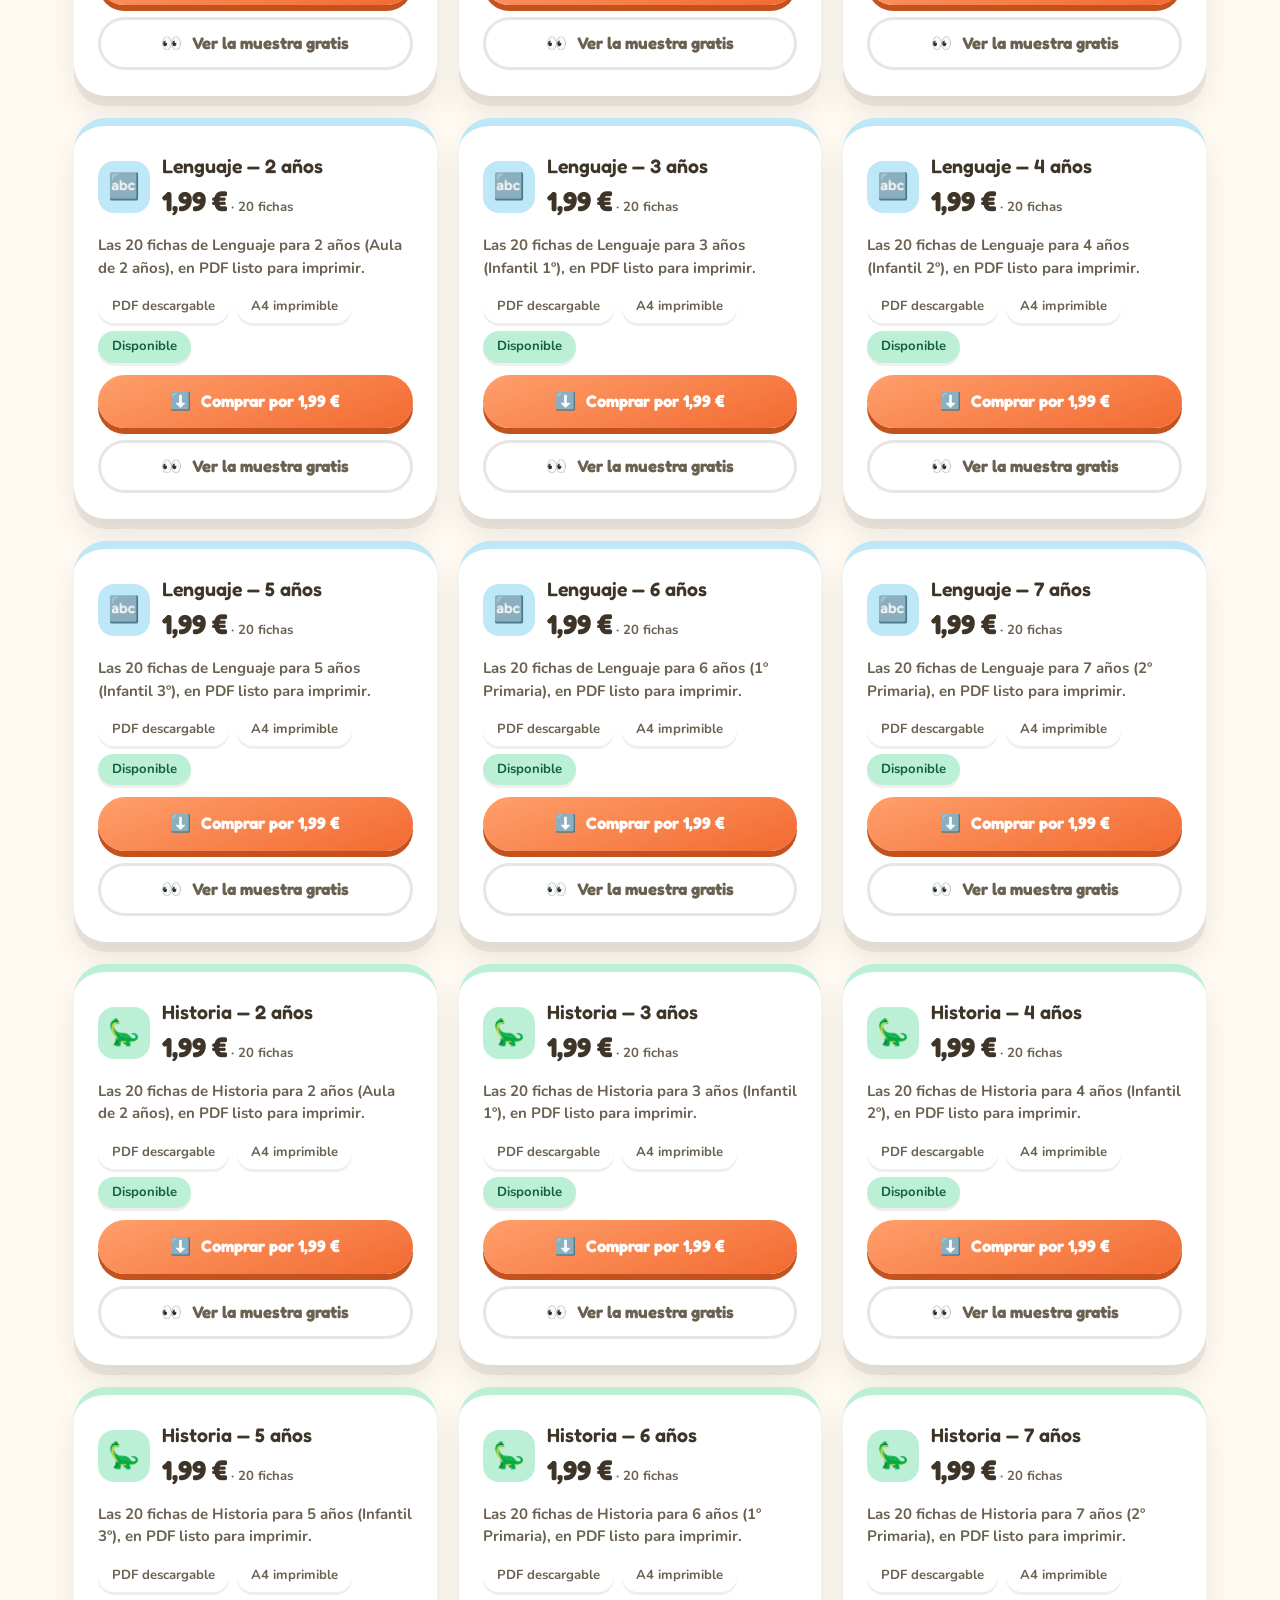
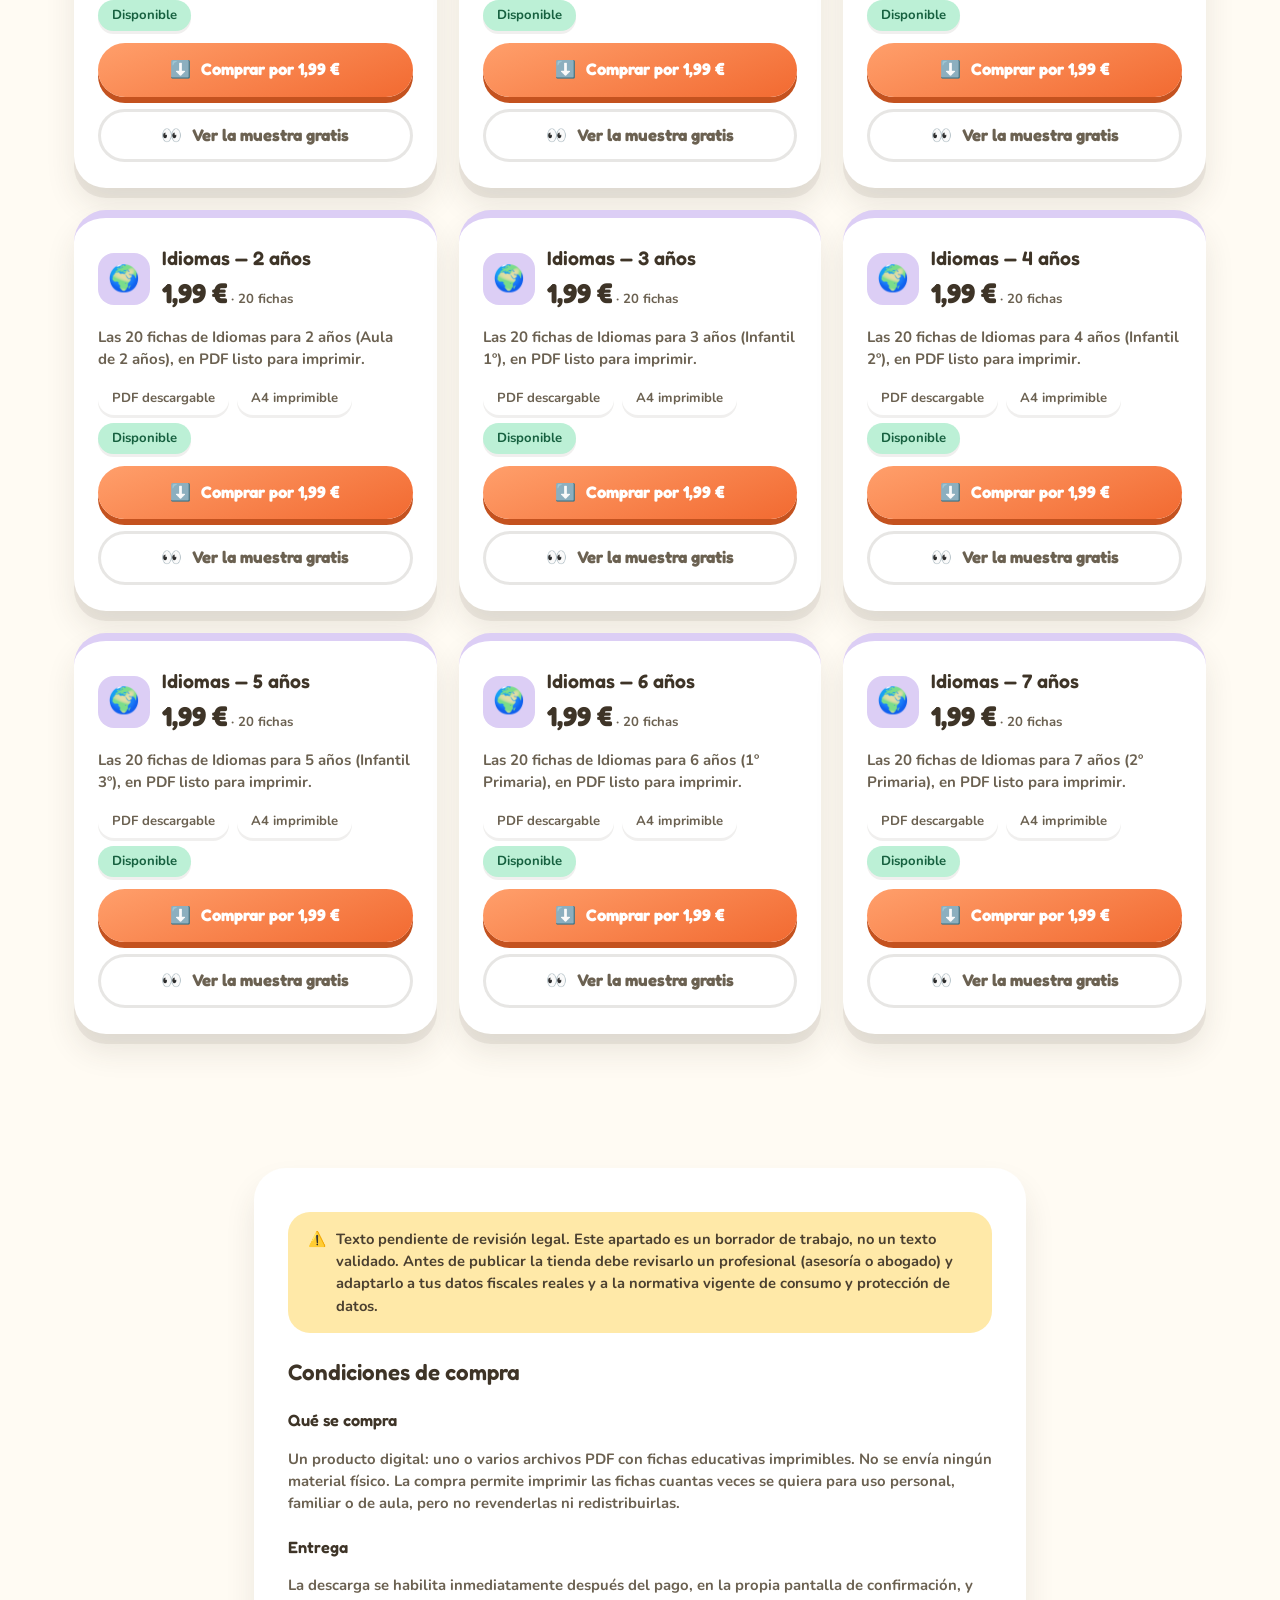
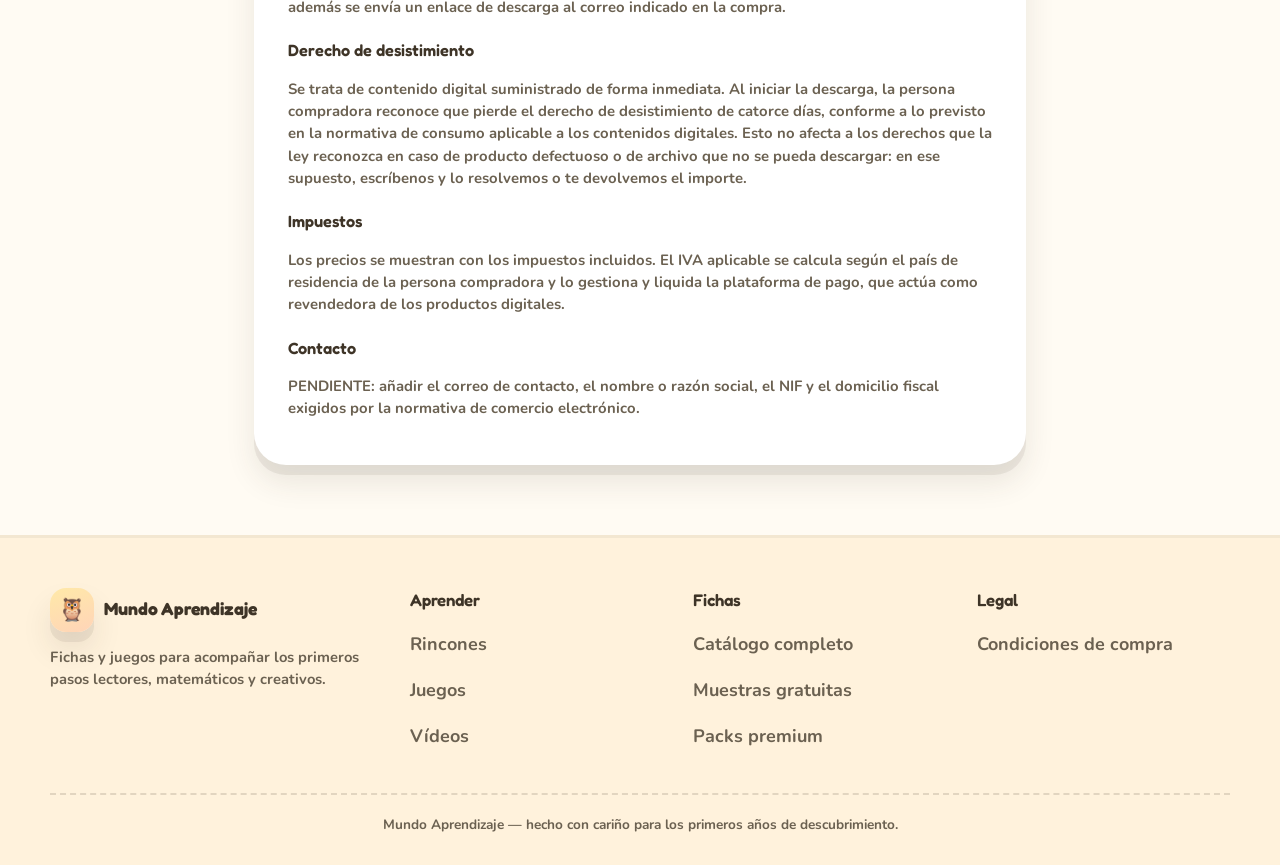
<file: tienda.html>
<!DOCTYPE html>
<html lang="es">
<head>
<meta charset="UTF-8">
<meta name="viewport" content="width=device-width, initial-scale=1.0">
<title>Packs de fichas — Mundo Aprendizaje</title>
<meta name="description" content="Packs de fichas imprimibles por tema y curso, de 2 a 7 años. Descarga inmediata en PDF por 1,99 €.">
<meta name="theme-color" content="#FFFBF3">
<script>
/* Tema antes de pintar: evita el fogonazo blanco al abrir en modo oscuro. */
(()=>{try{const g=localStorage.getItem('ma-tema');
document.documentElement.dataset.theme=g||(matchMedia('(prefers-color-scheme: dark)').matches?'dark':'light');
}catch(e){document.documentElement.dataset.theme='light';}})();
</script>
<link rel="preconnect" href="https://fonts.googleapis.com">
<link rel="preconnect" href="https://fonts.gstatic.com" crossorigin>
<link href="https://fonts.googleapis.com/css2?family=Fredoka:wght@500;600;700&family=Nunito:wght@500;700;800&display=swap" rel="stylesheet">
<link rel="icon" href="data:image/svg+xml,<svg xmlns='http://www.w3.org/2000/svg' viewBox='0 0 100 100'><text y='.9em' font-size='90'>🛍️</text></svg>">
<link rel="stylesheet" href="assets/base.css">
<style>
  .hero-tienda{
    background: linear-gradient(180deg, var(--tienda-hero), var(--cream) 78%);
    padding: 56px 24px 10px;
  }
  .hero-tienda .page-head{ padding-top: 0; }

  .como-va{
    display: grid; grid-template-columns: repeat(3, 1fr); gap: 22px;
    max-width: 1000px; margin: 40px auto 0; padding: 0 24px;
  }
  @media (max-width: 820px){ .como-va{ grid-template-columns: 1fr; } }
  .paso{
    background: var(--white); border-radius: var(--radius-lg);
    padding: 26px 24px; box-shadow: var(--shadow-bubble); text-align: center;
  }
  .paso-num{
    width: 44px; height: 44px; margin: 0 auto 12px; border-radius: 50%;
    background: var(--lavender); color: var(--on-pastel);
    display: flex; align-items: center; justify-content: center;
    font-family: 'Fredoka', sans-serif; font-size: 1.2rem;
  }
  .paso h3{ font-size: 1.1rem; }
  .paso p{ color: var(--ink-soft); font-size: 0.94rem; margin: 8px 0 0; }

  .filtros{
    display: flex; justify-content: center; gap: 12px; flex-wrap: wrap;
    max-width: 1180px; margin: 0 auto 30px; padding: 0 24px;
  }
  .filtro-btn{
    font-family: 'Fredoka', sans-serif; font-size: 1rem;
    background: var(--white); border: none; padding: 13px 24px;
    border-radius: 999px; box-shadow: 0 5px 0 rgba(62,52,39,0.08);
    color: var(--ink-soft); min-height: 50px;
  }
  .filtro-btn[aria-pressed="true"]{ background: var(--yellow-deep); color: var(--on-activo); }

  .packs-grid{
    display: grid; grid-template-columns: repeat(auto-fill, minmax(290px, 1fr));
    gap: 22px; max-width: 1180px; margin: 0 auto; padding: 0 24px;
  }
  .pack{
    background: var(--white); border-radius: var(--radius-lg);
    box-shadow: var(--shadow-bubble); padding: 26px 24px;
    display: flex; flex-direction: column; gap: 12px;
    border-top: 8px solid var(--tema, var(--lavender));
  }
  .pack h3{ font-size: 1.22rem; }
  .pack .resumen{ color: var(--ink-soft); font-size: 0.94rem; margin: 0; flex-grow: 1; }
  .pack .cabecera{ display: flex; align-items: center; gap: 12px; }
  .pack .icono{
    width: 52px; height: 52px; border-radius: 16px; flex-shrink: 0;
    background: var(--tema, var(--lavender));
    display: flex; align-items: center; justify-content: center; font-size: 1.6rem;
  }
  .pack .precio{
    font-family: 'Fredoka', sans-serif; font-size: 1.7rem; color: var(--ink);
  }
  .pack .precio small{ font-size: 0.82rem; color: var(--ink-soft); font-family: 'Nunito', sans-serif; }
  .pack .meta{ display: flex; gap: 8px; flex-wrap: wrap; }
  .pack-destacado{ outline: 4px solid var(--lavender-deep); outline-offset: -4px; }

  /* Botón sin ID de producto: no engaña con una compra que no existe. */
  .btn-comprar[disabled]{
    background: var(--boton-inerte); color: var(--ink-soft); box-shadow: none;
    cursor: not-allowed; transform: none;
  }
  .aviso-config{
    max-width: 1180px; margin: 0 auto 30px; padding: 18px 24px;
    background: var(--aviso-fondo); border-radius: var(--radius-md);
    color: var(--aviso-texto); font-size: 0.94rem;
    display: flex; gap: 12px; align-items: flex-start;
  }
  .aviso-config code{
    background: rgba(0,0,0,0.07); padding: 2px 7px; border-radius: 6px;
    font-size: 0.88em;
  }

  .legal{
    max-width: 820px; margin: 70px auto 0; padding: 0 24px;
  }
  .legal-caja{
    background: var(--white); border-radius: var(--radius-lg);
    padding: 30px 34px; box-shadow: var(--shadow-bubble);
  }
  .legal h2{ font-size: 1.4rem; margin-bottom: 14px; }
  .legal h3{ font-size: 1.02rem; margin: 20px 0 6px; }
  .legal p, .legal li{ font-size: 0.93rem; color: var(--ink-soft); font-weight: 700; }
  .legal ul{ padding-left: 20px; }
  /* Más específico que `.legal p`, que si no le impondría --ink-soft y en
     modo oscuro bajaba el contraste de este aviso por debajo de AA. */
  .legal .legal-borrador{
    background: var(--yellow); border-radius: var(--radius-md);
    padding: 16px 20px; margin-bottom: 22px; color: var(--on-pastel); font-size: 0.92rem;
    display: flex; gap: 10px; align-items: flex-start;
  }
</style>
</head>
<body>
<a class="skip-link" href="#contenido">Saltar al contenido</a>

<header class="topbar">
  <div class="topbar-inner">
    <a class="brand" href="index.html"><span class="brand-badge" aria-hidden="true">🦉</span> Mundo Aprendizaje</a>
    <nav aria-label="Navegación principal">
      <ul class="topnav">
        <li><a href="index.html#rincones">Rincones</a></li>
        <li><a href="juegos.html">Juegos</a></li>
        <li><a href="videos.html">Vídeos</a></li>
        <li><a href="descargas.html">Fichas</a></li>
        <li><a href="tienda.html" class="nav-premium" aria-current="page">Tienda</a></li>
      </ul>
    </nav>
  </div>
</header>

<main id="contenido">

  <section class="hero-tienda">
    <div class="page-head">
      <h1>Packs de fichas para imprimir</h1>
      <p>Cuadernos completos en PDF, organizados por tema y por curso, con dificultad progresiva de la ficha 1 a la 20. Se descargan al momento y se imprimen las veces que haga falta.</p>
    </div>
    <div class="como-va">
      <div class="paso">
        <div class="paso-num" aria-hidden="true">1</div>
        <h3>Elige el pack</h3>
        <p>Por tema y curso, el curso entero, o todo el material de una vez.</p>
      </div>
      <div class="paso">
        <div class="paso-num" aria-hidden="true">2</div>
        <h3>Paga 1,99 €</h3>
        <p>Con tarjeta o PayPal, en una pasarela segura. No hace falta crear cuenta.</p>
      </div>
      <div class="paso">
        <div class="paso-num" aria-hidden="true">3</div>
        <h3>Descarga el PDF</h3>
        <p>Enlace inmediato en pantalla y copia por email, para volver a descargarlo cuando quieras.</p>
      </div>
    </div>
  </section>

  <section class="section">
    <div class="section-head">
      <h2>Elige tu pack</h2>
      <p>¿Aún no lo tienes claro? Cada curso tiene una <a href="descargas.html?gratis=1" style="text-decoration:underline">ficha de muestra gratuita</a> para que veas el nivel exacto antes de comprar.</p>
    </div>

    <div id="avisoConfig"></div>

    <div class="filtros" id="filtros" role="group" aria-label="Filtrar packs por tipo"></div>
    <div class="packs-grid anim-lista" id="packsGrid"></div>
  </section>

  <!-- ==================================================================
       AVISO LEGAL — BORRADOR. Debe revisarlo un profesional.
       ================================================================== -->
  <section class="legal" id="legal">
    <div class="legal-caja">
      <p class="legal-borrador">
        <span aria-hidden="true">⚠️</span>
        <span><strong>Texto pendiente de revisión legal.</strong> Este apartado es un borrador
        de trabajo, no un texto validado. Antes de publicar la tienda debe revisarlo un
        profesional (asesoría o abogado) y adaptarlo a tus datos fiscales reales y a la
        normativa vigente de consumo y protección de datos.</span>
      </p>

      <h2>Condiciones de compra</h2>

      <h3>Qué se compra</h3>
      <p>Un producto digital: uno o varios archivos PDF con fichas educativas imprimibles. No se
      envía ningún material físico. La compra permite imprimir las fichas cuantas veces se quiera
      para uso personal, familiar o de aula, pero no revenderlas ni redistribuirlas.</p>

      <h3>Entrega</h3>
      <p>La descarga se habilita inmediatamente después del pago, en la propia pantalla de
      confirmación, y además se envía un enlace de descarga al correo indicado en la compra.</p>

      <h3>Derecho de desistimiento</h3>
      <p>Se trata de contenido digital suministrado de forma inmediata. Al iniciar la descarga, la
      persona compradora reconoce que pierde el derecho de desistimiento de catorce días, conforme a
      lo previsto en la normativa de consumo aplicable a los contenidos digitales. Esto no afecta a
      los derechos que la ley reconozca en caso de producto defectuoso o de archivo que no se pueda
      descargar: en ese supuesto, escríbenos y lo resolvemos o te devolvemos el importe.</p>

      <h3>Impuestos</h3>
      <p>Los precios se muestran con los impuestos incluidos. El IVA aplicable se calcula según el
      país de residencia de la persona compradora y lo gestiona y liquida la plataforma de pago,
      que actúa como revendedora de los productos digitales.</p>

      <h3>Contacto</h3>
      <p>PENDIENTE: añadir el correo de contacto, el nombre o razón social, el NIF y el domicilio
      fiscal exigidos por la normativa de comercio electrónico.</p>
    </div>
  </section>

</main>

<footer>
  <div class="footer-grid">
    <div>
      <div class="footer-brand">
        <span class="brand-badge" aria-hidden="true">🦉</span>
        <strong style="font-family:'Fredoka',sans-serif; font-size:1.1rem;">Mundo Aprendizaje</strong>
      </div>
      <p class="footer-note">Fichas y juegos para acompañar los primeros pasos lectores, matemáticos y creativos.</p>
    </div>
    <div><h3>Aprender</h3><ul>
      <li><a href="index.html#rincones">Rincones</a></li>
      <li><a href="juegos.html">Juegos</a></li>
      <li><a href="videos.html">Vídeos</a></li>
    </ul></div>
    <div><h3>Fichas</h3><ul>
      <li><a href="descargas.html">Catálogo completo</a></li>
      <li><a href="descargas.html?gratis=1">Muestras gratuitas</a></li>
      <li><a href="tienda.html">Packs premium</a></li>
    </ul></div>
    <div><h3>Legal</h3><ul>
      <li><a href="#legal">Condiciones de compra</a></li>
    </ul></div>
  </div>
  <div class="footer-bottom">Mundo Aprendizaje — hecho con cariño para los primeros años de descubrimiento.</div>
</footer>

<script src="data/catalogo.js"></script>
<script src="data/packs.js"></script>
<script src="assets/site.js"></script>
<script>
(() => {
  'use strict';
  const { el, icono, catalogo, precio } = window.MA;
  const cat = catalogo();
  const datos = window.MA_PACKS;

  const grid = document.getElementById('packsGrid');
  const filtros = document.getElementById('filtros');

  // Los IDs de producto de Payhip viven en tools/extras.py y se vuelcan a
  // data/packs.js al regenerar. No se editan aquí ni en packs.js: extras.py
  // sobrescribe ese archivo y se perderían.
  //
  // Si algún pack se quedara sin ID, su botón se desactiva solo: es
  // preferible un botón inerte a un enlace de compra que no funciona.
  const configurado = id => id && !String(id).startsWith('PENDIENTE');
  const urlPayhip = p => `https://payhip.com/b/${p.payhipId}`;

  const TIPOS = [
    { clave: 'tema-curso', etiqueta: '🎯 Por tema y curso' },
    { clave: 'curso',      etiqueta: '📚 Curso completo' },
    { clave: 'completo',   etiqueta: '🌟 Todo el material' },
  ];
  let tipoActivo = 'tema-curso';

  function avisoDeConfiguracion(){
    const sinConfigurar = datos.packs.filter(p => !configurado(p.payhipId)).length;
    if(!sinConfigurar) return;
    document.getElementById('avisoConfig').append(
      el('p', { className: 'aviso-config' },
        icono('🔧'),
        el('span', {}, el('strong', { text: 'Falta conectar algún producto. ' }),
          `${sinConfigurar} packs no tienen un ID de Payhip. Añádelo en `,
          el('code', { text: 'PAYHIP_TEMA_CURSO' }), ' de ', el('code', { text: 'tools/extras.py' }),
          ' y vuelve a ejecutar ', el('code', { text: 'python tools/extras.py' }),
          '. Mientras tanto, su botón de compra sale desactivado.')));
  }

  function tarjeta(p){
    const tema = p.tema ? cat.temas[p.tema] : null;
    const art = el('article', { className: 'pack' + (p.tipo === 'completo' ? ' pack-destacado' : '') });
    if(tema) art.style.setProperty('--tema', `var(--${tema.color})`);

    art.append(
      el('div', { className: 'cabecera' },
        el('span', { className: 'icono', text: tema ? tema.icono : (p.tipo === 'curso' ? '📚' : '🌟'),
                     attrs: { 'aria-hidden': 'true' } }),
        el('div', {}, el('h3', { text: p.titulo }),
          el('div', { className: 'precio' }, precio(p.precio),
            el('small', { text: ` · ${p.nFichas} fichas` })))),
      el('p', { className: 'resumen', text: p.resumen }),
      el('div', { className: 'meta' },
        el('span', { className: 'pill', text: 'PDF descargable' }),
        el('span', { className: 'pill', text: 'A4 imprimible' }),
        p.disponible
          ? el('span', { className: 'pill pill-gratis', text: 'Disponible' })
          : el('span', { className: 'pill', text: 'Próximamente' })));

    if(!p.disponible){
      art.append(el('button', { className: 'btn btn-secondary', attrs: { type: 'button', disabled: true },
                                text: 'Aún en preparación' }));
    }else if(configurado(p.payhipId)){
      const a = el('a', { className: 'btn btn-primary payhip-buy-button',
                          attrs: { href: urlPayhip(p), 'data-theme': 'none', 'data-product': p.payhipId } },
                   icono('⬇️'), `Comprar por ${precio(p.precio)}`);
      art.append(a);
    }else{
      art.append(el('button', {
        className: 'btn btn-primary btn-comprar',
        attrs: { type: 'button', disabled: true,
                 title: 'Falta el ID de producto de Payhip' },
        text: 'Producto sin conectar' }));
    }

    if(p.tema && p.curso){
      art.append(el('a', { className: 'btn btn-ghost',
                           attrs: { href: `fichas.html#/${p.tema}/${p.curso}` } },
                    icono('👀'), 'Ver la muestra gratis'));
    }
    return art;
  }

  function pintar(){
    grid.replaceChildren(...datos.packs.filter(p => p.tipo === tipoActivo).map(tarjeta));
    Array.from(filtros.children).forEach(b =>
      b.setAttribute('aria-pressed', String(b.dataset.tipo === tipoActivo)));
  }

  TIPOS.forEach(t => {
    const btn = el('button', { className: 'filtro-btn', text: t.etiqueta,
                               attrs: { type: 'button', 'aria-pressed': 'false' } });
    btn.dataset.tipo = t.clave;
    btn.addEventListener('click', () => { tipoActivo = t.clave; pintar(); });
    filtros.append(btn);
  });

  // Enlace profundo desde las fichas: tienda.html#/matematicas/5
  const partes = location.hash.replace(/^#\/?/, '').split('/').filter(Boolean);
  if(partes.length) tipoActivo = 'tema-curso';

  avisoDeConfiguracion();
  pintar();

  if(partes.length >= 2){
    const objetivo = document.getElementById(`pack-${partes[0]}-${partes[1]}`);
    const packs = datos.packs.filter(p => p.tipo === 'tema-curso');
    const idx = packs.findIndex(p => p.tema === partes[0] && String(p.curso) === partes[1]);
    if(idx >= 0) grid.children[idx].scrollIntoView({ block: 'center' });
  }
})();
</script>
<!-- Script oficial de Payhip: convierte los enlaces .payhip-buy-button en
     un checkout superpuesto, sin sacar a nadie de la página. -->
<script src="https://payhip.com/payhip.js"></script>
</body>
</html>
</file>
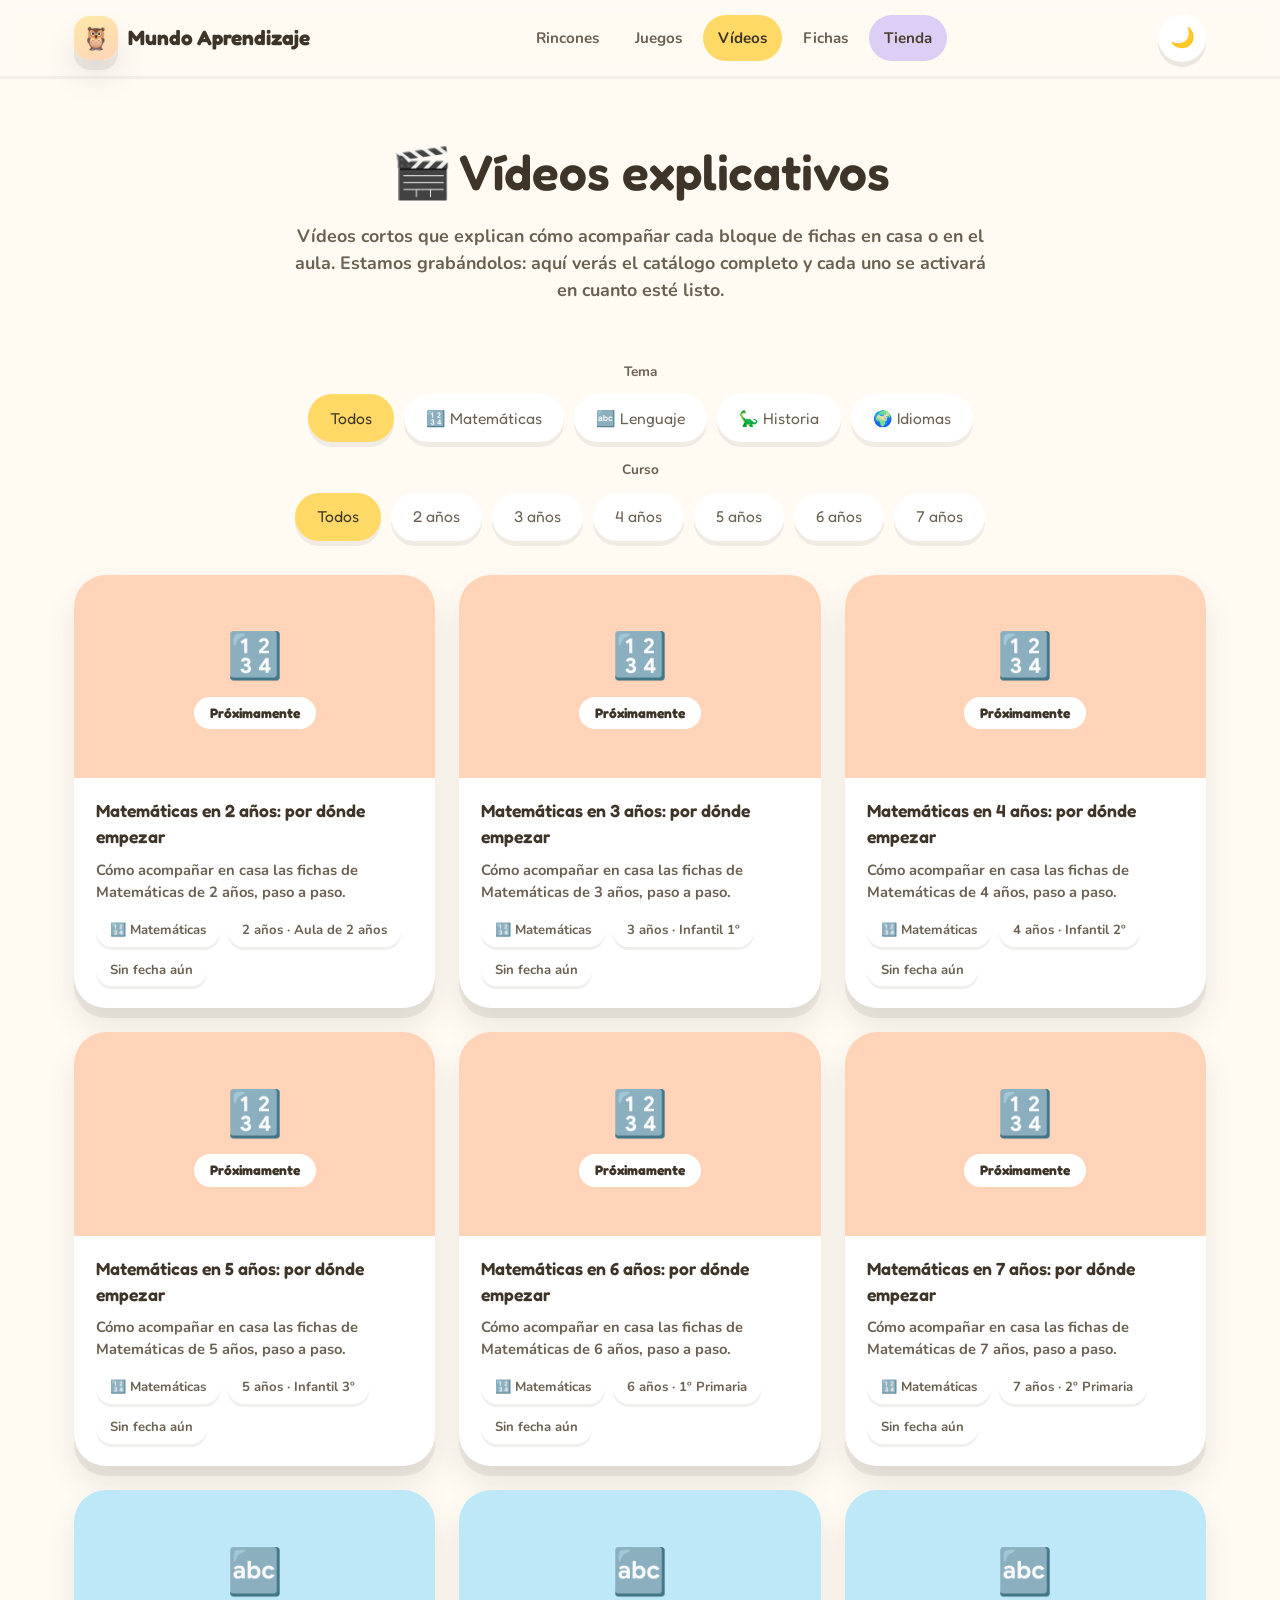
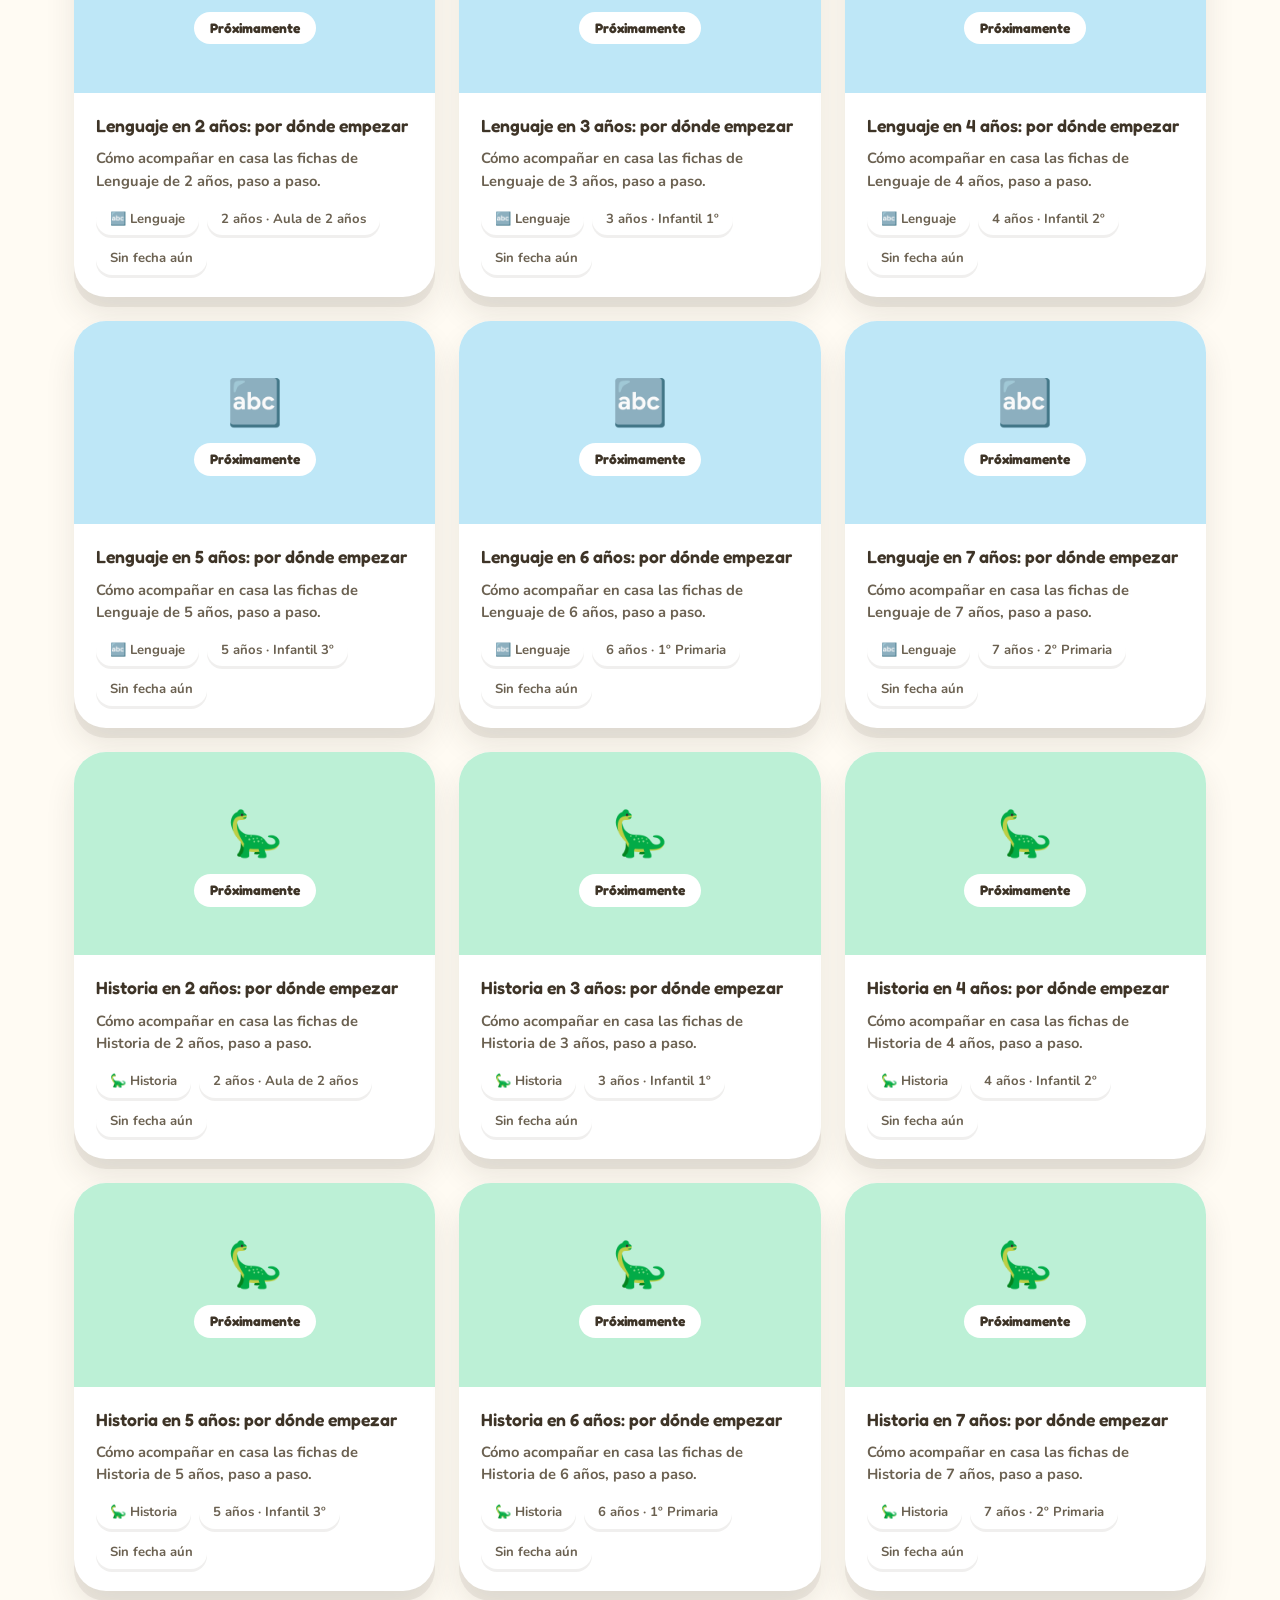
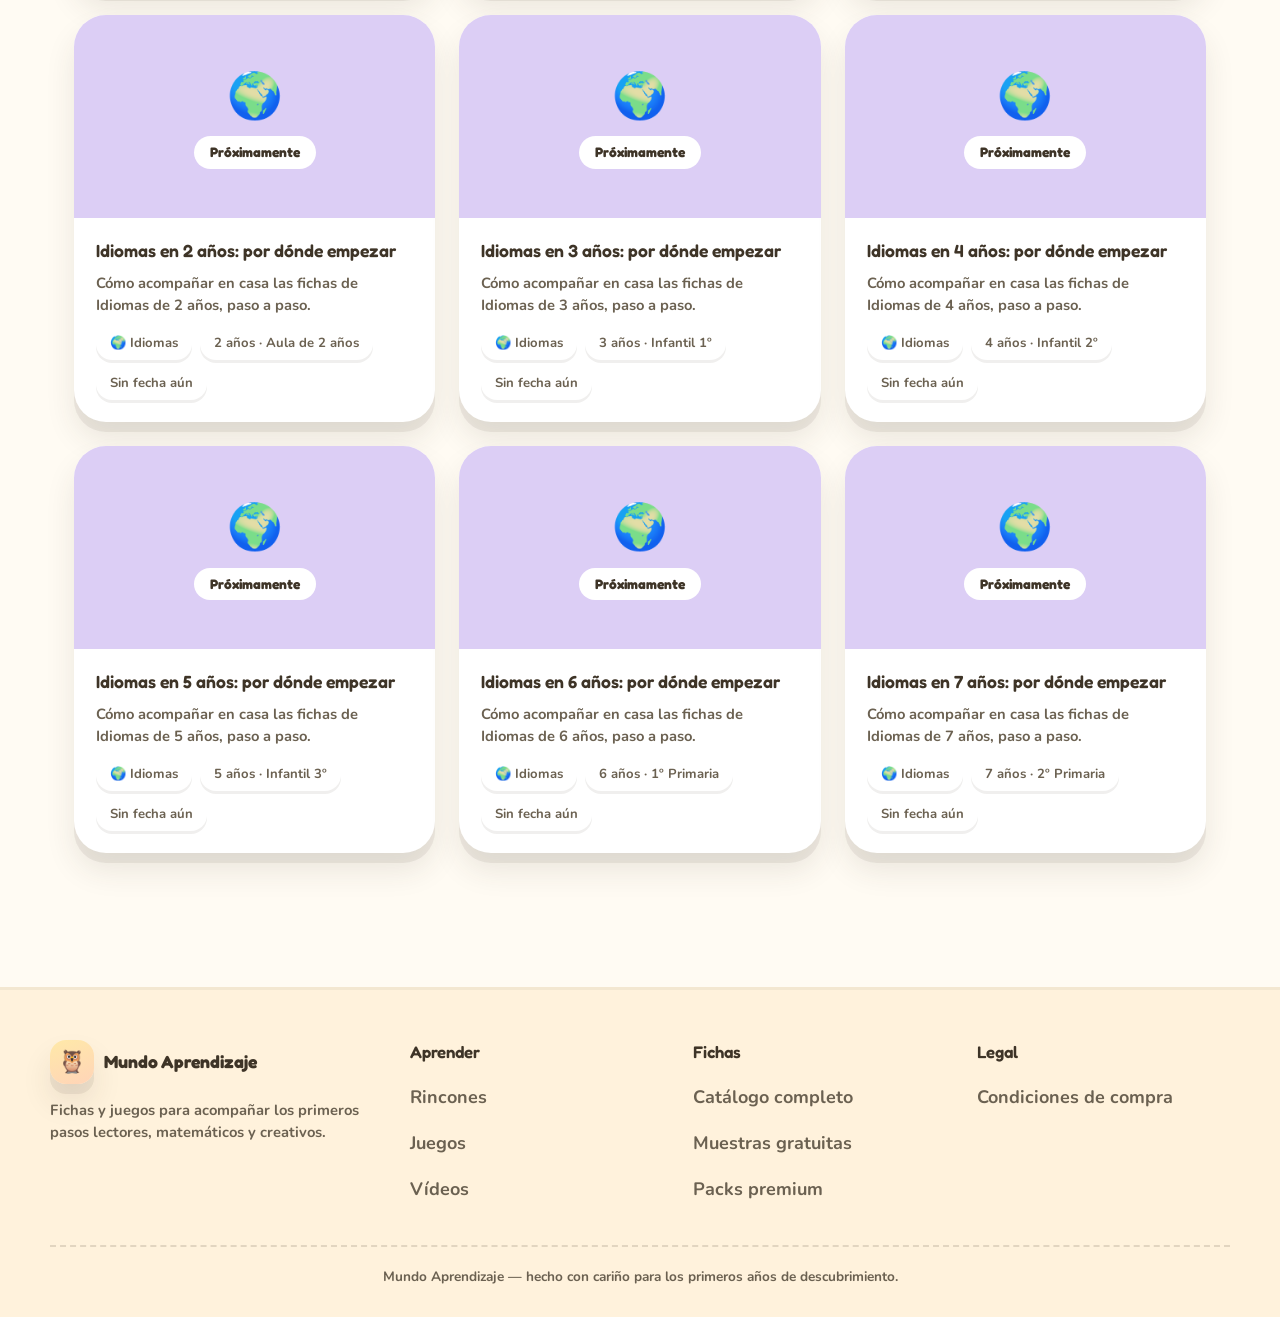
<file: videos.html>
<!DOCTYPE html>
<html lang="es">
<head>
<meta charset="UTF-8">
<meta name="viewport" content="width=device-width, initial-scale=1.0">
<title>Vídeos explicativos — Mundo Aprendizaje</title>
<meta name="description" content="Vídeos cortos por tema y curso para acompañar las fichas en casa y en el aula.">
<meta name="theme-color" content="#FFFBF3">
<script>
/* Tema antes de pintar: evita el fogonazo blanco al abrir en modo oscuro. */
(()=>{try{const g=localStorage.getItem('ma-tema');
document.documentElement.dataset.theme=g||(matchMedia('(prefers-color-scheme: dark)').matches?'dark':'light');
}catch(e){document.documentElement.dataset.theme='light';}})();
</script>
<link rel="preconnect" href="https://fonts.googleapis.com">
<link rel="preconnect" href="https://fonts.gstatic.com" crossorigin>
<link href="https://fonts.googleapis.com/css2?family=Fredoka:wght@500;600;700&family=Nunito:wght@500;700;800&display=swap" rel="stylesheet">
<link rel="icon" href="data:image/svg+xml,<svg xmlns='http://www.w3.org/2000/svg' viewBox='0 0 100 100'><text y='.9em' font-size='90'>🎬</text></svg>">
<link rel="stylesheet" href="assets/base.css">
<style>
  .filtros{
    display: flex; justify-content: center; gap: 10px; flex-wrap: wrap;
    max-width: 1180px; margin: 0 auto 18px; padding: 0 24px;
  }
  .filtro-btn{
    font-family: 'Fredoka', sans-serif; font-size: 0.98rem;
    background: var(--white); border: none; padding: 12px 22px;
    border-radius: 999px; box-shadow: 0 5px 0 rgba(62,52,39,0.08);
    color: var(--ink-soft); min-height: 48px;
  }
  .filtro-btn[aria-pressed="true"]{ background: var(--yellow-deep); color: var(--on-activo); }
  .filtros-etiqueta{
    width: 100%; text-align: center; font-size: 0.85rem;
    color: var(--ink-soft); margin-bottom: 2px;
  }

  .videos-grid{
    display: grid; grid-template-columns: repeat(auto-fill, minmax(300px, 1fr));
    gap: 24px; max-width: 1180px; margin: 34px auto 0; padding: 0 24px;
  }
  .video-card{
    background: var(--white); border-radius: var(--radius-lg);
    box-shadow: var(--shadow-bubble); overflow: hidden;
    display: flex; flex-direction: column;
  }
  .video-thumb{
    position: relative; aspect-ratio: 16 / 9;
    background: var(--tema, var(--sky));
    display: flex; align-items: center; justify-content: center;
    flex-direction: column; gap: 6px;
  }
  .video-thumb .icono-tema{ font-size: 2.8rem; }
  .video-thumb .proximamente{
    background: var(--white); color: var(--ink);
    font-family: 'Fredoka', sans-serif; font-size: 0.86rem;
    padding: 6px 16px; border-radius: 999px;
  }
  .video-thumb iframe, .video-thumb video{
    position: absolute; inset: 0; width: 100%; height: 100%; border: 0;
  }
  .video-cuerpo{ padding: 20px 22px 22px; display: flex; flex-direction: column; gap: 8px; flex-grow: 1; }
  .video-cuerpo h3{ font-size: 1.1rem; }
  .video-cuerpo p{ color: var(--ink-soft); font-size: 0.92rem; margin: 0; flex-grow: 1; }
  .video-meta{ display: flex; gap: 8px; flex-wrap: wrap; margin-top: 4px; }

  .estado{ text-align: center; padding: 40px 20px; color: var(--ink-soft); }
</style>
</head>
<body>
<a class="skip-link" href="#contenido">Saltar al contenido</a>

<header class="topbar">
  <div class="topbar-inner">
    <a class="brand" href="index.html"><span class="brand-badge" aria-hidden="true">🦉</span> Mundo Aprendizaje</a>
    <nav aria-label="Navegación principal">
      <ul class="topnav">
        <li><a href="index.html#rincones">Rincones</a></li>
        <li><a href="juegos.html">Juegos</a></li>
        <li><a href="videos.html" aria-current="page">Vídeos</a></li>
        <li><a href="descargas.html">Fichas</a></li>
        <li><a href="tienda.html" class="nav-premium">Tienda</a></li>
      </ul>
    </nav>
  </div>
</header>

<main id="contenido">
  <div class="page-head">
    <h1>🎬 Vídeos explicativos</h1>
    <p>Vídeos cortos que explican cómo acompañar cada bloque de fichas en casa o en el aula. Estamos grabándolos: aquí verás el catálogo completo y cada uno se activará en cuanto esté listo.</p>
  </div>

  <section class="section" style="padding-top:40px">
    <div class="filtros" id="filtroTema" role="group" aria-label="Filtrar vídeos por tema">
      <span class="filtros-etiqueta">Tema</span>
    </div>
    <div class="filtros" id="filtroCurso" role="group" aria-label="Filtrar vídeos por curso">
      <span class="filtros-etiqueta">Curso</span>
    </div>

    <p class="estado" id="estado" hidden></p>
    <div class="videos-grid anim-lista" id="grid"></div>
  </section>
</main>

<footer>
  <div class="footer-grid">
    <div>
      <div class="footer-brand">
        <span class="brand-badge" aria-hidden="true">🦉</span>
        <strong style="font-family:'Fredoka',sans-serif; font-size:1.1rem;">Mundo Aprendizaje</strong>
      </div>
      <p class="footer-note">Fichas y juegos para acompañar los primeros pasos lectores, matemáticos y creativos.</p>
    </div>
    <div><h3>Aprender</h3><ul>
      <li><a href="index.html#rincones">Rincones</a></li>
      <li><a href="juegos.html">Juegos</a></li>
      <li><a href="videos.html">Vídeos</a></li>
    </ul></div>
    <div><h3>Fichas</h3><ul>
      <li><a href="descargas.html">Catálogo completo</a></li>
      <li><a href="descargas.html?gratis=1">Muestras gratuitas</a></li>
      <li><a href="tienda.html">Packs premium</a></li>
    </ul></div>
    <div><h3>Legal</h3><ul>
      <li><a href="tienda.html#legal">Condiciones de compra</a></li>
    </ul></div>
  </div>
  <div class="footer-bottom">Mundo Aprendizaje — hecho con cariño para los primeros años de descubrimiento.</div>
</footer>

<script src="data/catalogo.js"></script>
<script src="data/videos.js"></script>
<script src="assets/site.js"></script>
<script>
(() => {
  'use strict';
  const { el, icono, catalogo, etiquetaCurso } = window.MA;
  const cat = catalogo();
  const grid = document.getElementById('grid');
  const estado = document.getElementById('estado');

  let temaActivo = 'todos';
  let cursoActivo = 'todos';

  /**
   * Miniatura del vídeo.
   *
   * Enchufar un vídeo real es solo rellenar `url` y `duracion` en
   * data/videos.js: si hay URL se monta el reproductor, y si no se queda el
   * placeholder. El diseño no cambia en ningún caso.
   */
  function miniatura(v, tema){
    const thumb = el('div', { className: 'video-thumb' });
    thumb.style.setProperty('--tema', `var(--${tema.color})`);

    if(v.url){
      const esArchivo = /\.(mp4|webm|ogg)$/i.test(v.url);
      if(esArchivo){
        const video = el('video', { attrs: { controls: true, preload: 'none', src: v.url } });
        thumb.append(video);
      }else{
        thumb.append(el('iframe', { attrs: {
          src: v.url, title: v.titulo, loading: 'lazy',
          allow: 'accelerometer; clipboard-write; encrypted-media; picture-in-picture',
          allowfullscreen: true,
        } }));
      }
    }else{
      thumb.append(
        el('span', { className: 'icono-tema', text: tema.icono, attrs: { 'aria-hidden': 'true' } }),
        el('span', { className: 'proximamente', text: 'Próximamente' }));
    }
    return thumb;
  }

  function tarjeta(v){
    const tema = cat.temas[v.tema];
    return el('article', { className: 'video-card' },
      miniatura(v, tema),
      el('div', { className: 'video-cuerpo' },
        el('h3', { text: v.titulo }),
        el('p', { text: v.descripcion }),
        el('div', { className: 'video-meta' },
          el('span', { className: 'pill', text: `${tema.icono} ${tema.nombre}` }),
          el('span', { className: 'pill', text: etiquetaCurso(v.curso) }),
          v.duracion
            ? el('span', { className: 'pill', text: `⏱ ${v.duracion}` })
            : el('span', { className: 'pill', text: 'Sin fecha aún' }))));
  }

  function pintar(){
    const lista = window.MA_VIDEOS.filter(v =>
      (temaActivo === 'todos' || v.tema === temaActivo) &&
      (cursoActivo === 'todos' || String(v.curso) === cursoActivo));

    grid.replaceChildren(...lista.map(tarjeta));
    estado.hidden = lista.length > 0;
    if(!lista.length) estado.textContent = 'No hay vídeos para esta combinación todavía.';

    document.querySelectorAll('#filtroTema .filtro-btn').forEach(b =>
      b.setAttribute('aria-pressed', String(b.dataset.valor === temaActivo)));
    document.querySelectorAll('#filtroCurso .filtro-btn').forEach(b =>
      b.setAttribute('aria-pressed', String(b.dataset.valor === cursoActivo)));
  }

  function montarFiltro(contenedor, opciones, onElegir){
    opciones.forEach(({ valor, etiqueta }) => {
      const btn = el('button', { className: 'filtro-btn', text: etiqueta,
                                 attrs: { type: 'button', 'aria-pressed': 'false' } });
      btn.dataset.valor = valor;
      btn.addEventListener('click', () => { onElegir(valor); pintar(); });
      contenedor.append(btn);
    });
  }

  montarFiltro(document.getElementById('filtroTema'),
    [{ valor: 'todos', etiqueta: 'Todos' }].concat(
      Object.entries(cat.temas).map(([k, t]) => ({ valor: k, etiqueta: `${t.icono} ${t.nombre}` }))),
    v => temaActivo = v);

  montarFiltro(document.getElementById('filtroCurso'),
    [{ valor: 'todos', etiqueta: 'Todos' }].concat(
      Object.entries(cat.cursos).map(([k, c]) => ({ valor: k, etiqueta: c.etiqueta }))),
    v => cursoActivo = v);

  pintar();
})();
</script>
</body>
</html>
</file>
<file: assets/base.css>
/* ============================================================================
   Mundo Aprendizaje — sistema visual compartido
   Tokens, tipografía, navegación, botones y pie. Lo cargan todas las páginas.
   ========================================================================== */

/* ---------------------------------------------------------------- TEMA CLARO
   Los pasteles son el fondo de las tarjetas; --on-pastel es el color de texto
   que va encima de ellos. Nunca escribir un color a pelo sobre un pastel: si
   se hace, el modo oscuro se rompe. */
:root{
  color-scheme: light;

  --yellow: #FFE9A8;  --yellow-deep: #FFD966;
  --sky: #BEE7F7;     --sky-deep: #8FD2EF;
  --mint: #BCF0D6;    --mint-deep: #8FE0B6;
  --lavender: #DCCEF5;--lavender-deep: #C1A9EA;
  --peach: #FFD4B8;   --peach-deep: #FFB88C;

  --cream: #FFFBF3;        /* fondo de página y superficies hundidas */
  --white: #FFFFFF;        /* superficie elevada: tarjetas */
  --ink: #3E3427;
  --ink-soft: #6B6151;
  --on-pastel: #4B4030;    /* texto sobre cualquier pastel */
  --borde: rgba(62,52,39,0.10);

  --focus: #1F5FA8;
  --naranja: #F26A31;
  --naranja-claro: #FF9F6B;
  --naranja-sombra: #C4521F;
  --exito: #16603F;
  --exito-fondo: var(--mint);
  --acento-calido: #A66F00;   /* titulares destacados */
  --acento-verde: #157A54;
  --aviso-fondo: #FFE3E3;
  --aviso-texto: #7A2E2E;
  --panel-juego: #FFF6E4;     /* degradado superior del panel de juego */
  --pie-fondo: #FFF2DC;
  --on-activo: #3E3427;    /* texto sobre los tonos -deep (estados activos) */
  --tienda-hero: #F6F0FF;  /* degradado superior de la tienda */
  --boton-inerte: #EDE7DC; /* botón desactivado */
  --sobre-tema: rgba(255,255,255,0.70); /* pastilla clara sobre un pastel */

  --radius-lg: 32px;
  --radius-md: 22px;
  --shadow-bubble: 0 10px 0 rgba(62,52,39,0.08), 0 18px 30px rgba(62,52,39,0.10);
  --shadow-plana: 0 5px 0 rgba(62,52,39,0.10);
}

/* -------------------------------------------------------------- TEMA OSCURO
   No es una inversión: es una paleta propia de "cuento antes de dormir".
   El fondo es marrón carbón cálido (no azul tecnológico) y cada pastel tiene
   su versión nocturna, más profunda y desaturada, conservando el mismo tono.
   El texto sobre ellos es crema, lo que da AA holgado en todos los casos. */
[data-theme="dark"]{
  color-scheme: dark;

  --yellow: #5E4B22;  --yellow-deep: #D6B45C;
  --sky: #2B4859;     --sky-deep: #7CB9D6;
  --mint: #26503F;    --mint-deep: #79C7A3;
  --lavender: #423761;--lavender-deep: #B39FE0;
  --peach: #64402F;   --peach-deep: #E5A177;

  --cream: #211B17;        /* marrón carbón: el "papel" de noche */
  --white: #2E2721;        /* tarjetas, un punto más claras que el fondo */
  --ink: #F6EFE3;
  --ink-soft: #BEB2A1;
  --on-pastel: #F6EFE3;
  --borde: rgba(255,246,232,0.14);

  --focus: #8CC2FF;
  --naranja: #E2703C;
  --naranja-claro: #F0925F;
  --naranja-sombra: #9C4423;
  --exito: #8FE0B6;
  --exito-fondo: #26503F;
  --acento-calido: #F0C46B;
  --acento-verde: #7ED9AE;
  --aviso-fondo: #4A2523;
  --aviso-texto: #FFC9C9;
  --panel-juego: #2C2419;
  --pie-fondo: #1A1512;
  /* En oscuro los -deep son CLAROS: el texto encima debe ser oscuro. */
  --on-activo: #241C14;
  --tienda-hero: #2A2333;
  --boton-inerte: #3A322B;
  --sobre-tema: rgba(255,255,255,0.12);

  --shadow-bubble: 0 10px 0 rgba(0,0,0,0.28), 0 18px 30px rgba(0,0,0,0.32);
  --shadow-plana: 0 5px 0 rgba(0,0,0,0.30);
}

/* Superficies y bordes que estaban fijados a un color claro */
[data-theme="dark"] .topbar{ border-bottom-color: var(--borde); }
[data-theme="dark"] footer{ border-top-color: var(--borde); }
[data-theme="dark"] .btn-secondary,
[data-theme="dark"] .topnav a{ box-shadow: var(--shadow-plana); }
[data-theme="dark"] .btn-ghost{ box-shadow: inset 0 0 0 3px var(--borde); }

[data-theme="dark"] .footer-bottom{ border-top-color: var(--borde); }

/* El cambio de tema no debe ser un parpadeo seco, pero tampoco una animación
   larga que se note al navegar: 260 ms sobre color y fondo, y nada más. */
body, .topbar, .ficha, .card, footer,
.rincon, .cuaderno, .pack, .video-card, .testimonio,
.chip, .filtro-btn, .tab-btn, .casilla, .carta{
  transition: background-color .26s ease, color .26s ease, border-color .26s ease;
}

*{ box-sizing: border-box; }
html{ scroll-behavior: smooth; }
body{
  margin: 0;
  background: var(--cream);
  color: var(--ink);
  font-family: 'Nunito', sans-serif;
  font-weight: 700;
  font-size: 18px;
  line-height: 1.5;
  overflow-x: hidden;
}
h1, h2, h3, h4{
  font-family: 'Fredoka', sans-serif;
  font-weight: 600;
  margin: 0;
  color: var(--ink);
}
img, svg{ display: block; max-width: 100%; }
a{ color: inherit; text-decoration: none; }
button{ font-family: inherit; cursor: pointer; }

.skip-link{
  position: absolute; left: -999px; top: 0;
  background: var(--ink); color: var(--white);
  padding: 10px 16px; border-radius: 0 0 12px 0; z-index: 200;
}
.skip-link:focus{ left: 0; }

:focus-visible{ outline: 4px solid var(--focus); outline-offset: 3px; border-radius: 10px; }

.visually-hidden{
  position: absolute; width: 1px; height: 1px; padding: 0; margin: -1px;
  overflow: hidden; clip: rect(0 0 0 0); white-space: nowrap; border: 0;
}

/* Un solo bloque cubre toda la animación del sitio, presente y futura. */
@media (prefers-reduced-motion: reduce){
  html{ scroll-behavior: auto; }
  *, *::before, *::after{
    animation-duration: .001ms !important;
    animation-iteration-count: 1 !important;
    transition-duration: .001ms !important;
  }
}

/* ---------------------------------------------------------------- cabecera */
.topbar{
  position: sticky; top: 0; z-index: 100;
  background: color-mix(in srgb, var(--cream) 92%, transparent);
  backdrop-filter: blur(6px);
  border-bottom: 3px solid rgba(62,52,39,0.06);
}
.topbar-inner{
  display: flex; align-items: center; justify-content: space-between; gap: 16px;
  padding: 14px 24px; max-width: 1180px; margin: 0 auto;
}
.brand{
  display: flex; align-items: center; gap: 10px; flex-shrink: 0;
  font-family: 'Fredoka', sans-serif; font-size: 1.3rem; color: var(--ink);
}
.brand-badge{
  width: 44px; height: 44px; border-radius: 16px; flex-shrink: 0;
  background: linear-gradient(160deg, var(--yellow), var(--peach));
  display: flex; align-items: center; justify-content: center;
  font-size: 1.4rem; box-shadow: var(--shadow-bubble);
}
.topnav{ display: flex; gap: 6px; list-style: none; margin: 0; padding: 0; }
.topnav a{
  display: block; font-size: 0.95rem; padding: 12px 15px;
  border-radius: 999px; color: var(--ink-soft); white-space: nowrap;
}
.topnav a:hover{ background: var(--sky); color: var(--ink); }
.topnav a[aria-current="page"]{ background: var(--yellow-deep); color: var(--on-activo); }
/* La tienda se distingue del resto del menú sin gritar. */
.topnav a.nav-premium{
  background: var(--lavender); color: var(--on-pastel);
}
.topnav a.nav-premium:hover{ background: var(--lavender-deep); color: var(--on-activo); }

/* Interruptor de tema: lo inyecta site.js en todas las páginas. */
.tema-btn{
  flex-shrink: 0; width: 48px; height: 48px;
  border: none; border-radius: 50%;
  background: var(--white); color: var(--ink);
  box-shadow: var(--shadow-plana);
  font-size: 1.25rem; line-height: 1;
  display: inline-flex; align-items: center; justify-content: center;
  transition: transform .2s ease, background-color .26s ease;
}
.tema-btn:hover{ transform: rotate(-12deg) scale(1.08); }
.tema-btn:active{ transform: scale(0.94); }

/* En móvil la navegación no se esconde: se vuelve una fila deslizable. */
@media (max-width: 860px){
  /* El interruptor sube junto a la marca, no al final de la fila deslizable */
  .topbar-inner{ position: relative; }
  .tema-btn{ position: absolute; top: 12px; right: 16px; }
}
@media (max-width: 860px){
  .topbar-inner{ flex-direction: column; align-items: stretch; gap: 10px; padding: 12px 16px; }
  .topnav{ overflow-x: auto; padding-bottom: 4px; scrollbar-width: none; }
  .topnav::-webkit-scrollbar{ display: none; }
  .topnav a{ background: var(--white); box-shadow: 0 4px 0 rgba(62,52,39,0.08); }
  .topnav a.nav-premium{ background: var(--lavender); }
}

/* ----------------------------------------------------------------- botones */
.btn{
  font-family: 'Fredoka', sans-serif; font-size: 1.05rem;
  border: none; padding: 14px 26px; border-radius: 999px;
  min-height: 52px;
  display: inline-flex; align-items: center; justify-content: center; gap: 10px;
  transition: transform .15s ease;
}
.btn:hover{ transform: translateY(-3px); }
.btn:active{ transform: translateY(2px); }

.btn-primary{
  background: linear-gradient(160deg, var(--naranja-claro), var(--naranja));
  color: var(--white); box-shadow: 0 6px 0 var(--naranja-sombra);
}
.btn-primary:active{ box-shadow: 0 3px 0 var(--naranja-sombra); }

.btn-secondary{
  background: var(--white); color: var(--ink);
  box-shadow: 0 5px 0 rgba(62,52,39,0.12);
}
.btn-secondary:active{ box-shadow: none; }

.btn-ghost{
  background: transparent; color: var(--ink-soft);
  box-shadow: inset 0 0 0 3px rgba(62,52,39,0.12);
}

/* ---------------------------------------------------------------- secciones */
.wrap{ max-width: 1180px; margin: 0 auto; padding: 0 24px; }
@media (max-width: 560px){ .wrap{ padding: 0 16px; } }

.section{ padding: 64px 24px; }
.section-head{ max-width: 680px; margin: 0 auto 40px; text-align: center; }
.section-head h1, .section-head h2{ font-size: clamp(1.9rem, 3.6vw, 2.5rem); }
.section-head p{ color: var(--ink-soft); margin-top: 10px; }

.page-head{ text-align: center; padding: 56px 24px 0; max-width: 760px; margin: 0 auto; }
.page-head h1{ font-size: clamp(2.2rem, 5vw, 3.1rem); }
.page-head p{ color: var(--ink-soft); font-size: 1.12rem; margin-top: 14px; }

.tip{
  background: var(--yellow); border-radius: var(--radius-md);
  padding: 18px 24px; font-size: 0.96rem; color: var(--on-pastel);
  display: flex; gap: 12px; align-items: flex-start;
}

.pill{
  display: inline-flex; align-items: center; gap: 6px;
  background: var(--white); padding: 6px 14px; border-radius: 999px;
  font-size: 0.82rem; color: var(--ink-soft);
  box-shadow: 0 3px 0 rgba(62,52,39,0.08);
}
.pill-gratis{ background: var(--mint); color: var(--exito); }
.pill-premium{ background: var(--lavender); color: var(--on-pastel); }

/* Colores por tema, usados en tarjetas y cabeceras */
.t-peach{ --tema: var(--peach); }
.t-sky{ --tema: var(--sky); }
.t-mint{ --tema: var(--mint); }
.t-lavender{ --tema: var(--lavender); }

/* --------------------------------------------------------------------- pie */
footer{
  margin-top: 70px; background: var(--pie-fondo, #FFF2DC);
  padding: 50px 24px 30px; border-top: 3px solid rgba(62,52,39,0.06);
}
.footer-grid{
  max-width: 1180px; margin: 0 auto;
  display: grid; grid-template-columns: 1.3fr 1fr 1fr 1fr; gap: 30px;
}
@media (max-width: 900px){ .footer-grid{ grid-template-columns: 1fr 1fr; } }
@media (max-width: 560px){ .footer-grid{ grid-template-columns: 1fr; text-align: center; } }
footer h3{ font-size: 1.05rem; margin-bottom: 10px; }
footer ul{ list-style: none; padding: 0; margin: 0; display: flex; flex-direction: column; gap: 2px; }
footer a{
  color: var(--ink-soft); font-weight: 700;
  display: inline-flex; align-items: center; min-height: 44px;
}
footer a:hover{ color: var(--ink); text-decoration: underline; }
.footer-brand{ display: flex; align-items: center; gap: 10px; margin-bottom: 10px; }
@media (max-width: 560px){ .footer-brand{ justify-content: center; } }
.footer-note{ color: var(--ink-soft); font-size: 0.92rem; max-width: 38ch; }
@media (max-width: 560px){ .footer-note{ margin-inline: auto; } }
.footer-bottom{
  max-width: 1180px; margin: 34px auto 0; padding-top: 20px;
  border-top: 2px dashed rgba(62,52,39,0.15);
  font-size: 0.85rem; color: var(--ink-soft); text-align: center;
}

[hidden]{ display: none !important; }

/* ============================================================================
   ANIMACIONES — tres momentos con intención, no movimiento por todas partes
   1. La entrada del hero (una sola vez, al abrir la landing)
   2. La aparición de una ficha o de una tarjeta al cambiar de filtro
   3. El cambio de tema (arriba, en la transición de color)
   Todo queda anulado por el bloque de prefers-reduced-motion de más arriba.
   ========================================================================== */

@keyframes ma-entrar{
  from{ opacity: 0; transform: translateY(18px); }
  to{ opacity: 1; transform: none; }
}
@keyframes ma-entrar-suave{
  from{ opacity: 0; transform: translateY(10px); }
  to{ opacity: 1; transform: none; }
}

/* 1. Hero: los elementos entran escalonados, de arriba abajo. */
.anim-hero > *{
  animation: ma-entrar .55s cubic-bezier(.22,.9,.3,1) backwards;
}
.anim-hero > *:nth-child(1){ animation-delay: .05s; }
.anim-hero > *:nth-child(2){ animation-delay: .13s; }
.anim-hero > *:nth-child(3){ animation-delay: .21s; }
.anim-hero > *:nth-child(4){ animation-delay: .29s; }

/* 2. Contenido que se repinta al filtrar: entra en vez de aparecer de golpe.
      El retardo se corta a los 6 primeros: más allá no se percibe y solo
      retrasaría la lectura. */
.anim-lista > *{ animation: ma-entrar-suave .38s ease backwards; }
.anim-lista > *:nth-child(1){ animation-delay: .02s; }
.anim-lista > *:nth-child(2){ animation-delay: .06s; }
.anim-lista > *:nth-child(3){ animation-delay: .10s; }
.anim-lista > *:nth-child(4){ animation-delay: .14s; }
.anim-lista > *:nth-child(5){ animation-delay: .18s; }
.anim-lista > *:nth-child(n+6){ animation-delay: .22s; }

/* ============================================================================
   CARRUSEL
   ========================================================================== */
.carrusel{ position: relative; }
.carrusel-pista{
  display: flex; gap: 22px;
  overflow-x: auto; scroll-snap-type: x mandatory;
  scroll-padding: 0 4px; padding: 6px 4px 18px;
  scrollbar-width: none; -webkit-overflow-scrolling: touch;
}
.carrusel-pista::-webkit-scrollbar{ display: none; }
.carrusel-pista > *{
  scroll-snap-align: start; flex: 0 0 auto;
  width: min(320px, 82vw);
}
.carrusel-pista:focus-visible{ outline-offset: 6px; }

.carrusel-flecha{
  position: absolute; top: 42%; transform: translateY(-50%);
  width: 52px; height: 52px; border: none; border-radius: 50%;
  background: var(--white); color: var(--ink);
  box-shadow: var(--shadow-bubble);
  font-size: 1rem; z-index: 3;
  display: flex; align-items: center; justify-content: center;
  transition: transform .18s ease, opacity .18s ease;
}
.carrusel-flecha:hover:not(:disabled){ transform: translateY(-50%) scale(1.1); }
.carrusel-flecha:disabled{ opacity: .3; cursor: not-allowed; }
.carrusel-prev{ left: -10px; }
.carrusel-next{ right: -10px; }
@media (max-width: 900px){
  /* En móvil se navega deslizando: las flechas estorbarían sobre el contenido */
  .carrusel-flecha{ display: none; }
}

.carrusel-puntos{ display: flex; justify-content: center; gap: 10px; margin-top: 6px; }
.carrusel-punto{
  width: 12px; height: 12px; padding: 0; border: none; border-radius: 50%;
  background: var(--borde); cursor: pointer;
  transition: transform .2s ease, background-color .2s ease;
  /* El objetivo táctil real es de 44 px aunque el punto se vea pequeño */
  position: relative;
}
.carrusel-punto::after{
  content: ''; position: absolute; inset: -16px;
}
.carrusel-punto.activo{ background: var(--naranja); transform: scale(1.35); }

/* ============================================================================
   TESTIMONIOS
   ========================================================================== */
.testimonios{ background: var(--panel-juego); padding: 66px 0 56px; }
.testimonio{
  background: var(--white); border-radius: var(--radius-lg);
  box-shadow: var(--shadow-bubble); padding: 28px 26px;
  display: flex; flex-direction: column; gap: 14px;
  height: 100%;
}
.testimonio-estrellas{ color: var(--acento-calido); font-size: 1.05rem; letter-spacing: 2px; }
.testimonio-texto{
  margin: 0; flex-grow: 1; font-size: 1rem; color: var(--ink);
  line-height: 1.65;
}
.testimonio-texto::before{ content: '“'; }
.testimonio-texto::after{ content: '”'; }
.testimonio-pie{ display: flex; align-items: center; gap: 12px; }
.testimonio-avatar{
  width: 52px; height: 52px; border-radius: 50%; flex-shrink: 0;
  display: flex; align-items: center; justify-content: center;
  font-size: 1.5rem; background: var(--tema, var(--sky));
}
.testimonio-nombre{ font-family: 'Fredoka', sans-serif; font-size: 1rem; }
.testimonio-rol{ font-size: 0.84rem; color: var(--ink-soft); }

.aviso-simulado{
  max-width: 780px; margin: 0 auto 30px;
  background: var(--aviso-fondo); color: var(--aviso-texto);
  border-radius: var(--radius-md); padding: 16px 22px;
  font-size: 0.92rem; display: flex; gap: 12px; align-items: flex-start;
}

/* ============================================================================
   ONBOARDING — presentación breve la primera vez
   ========================================================================== */
.onboarding[hidden]{ display: none !important; }
.onboarding{
  position: fixed; inset: 0; z-index: 500;
  background: rgba(30,24,20,0.62);
  backdrop-filter: blur(4px);
  display: flex; align-items: center; justify-content: center; padding: 20px;
  animation: ma-entrar-suave .3s ease;
}
.onboarding-caja{
  background: var(--cream); border-radius: 34px;
  max-width: 560px; width: 100%; max-height: 92vh; overflow: hidden;
  box-shadow: 0 24px 60px rgba(0,0,0,0.35);
  display: flex; flex-direction: column;
}
.onboarding-pista{
  display: flex; overflow-x: auto; scroll-snap-type: x mandatory;
  scrollbar-width: none;
}
.onboarding-pista::-webkit-scrollbar{ display: none; }
.onboarding-slide{
  flex: 0 0 100%; scroll-snap-align: center;
  padding: 42px 34px 26px; text-align: center;
  display: flex; flex-direction: column; align-items: center; gap: 12px;
}
.onboarding-emoji{ font-size: 3.4rem; }
.onboarding-slide h2{ font-size: 1.45rem; }
.onboarding-slide p{ color: var(--ink-soft); margin: 0; max-width: 40ch; }
.onboarding-pie{
  display: flex; align-items: center; justify-content: space-between;
  gap: 14px; padding: 16px 24px 22px; flex-wrap: wrap;
}
.onboarding-puntos{ display: flex; gap: 8px; }
.onboarding-punto{
  width: 10px; height: 10px; border-radius: 50%; border: none;
  background: var(--borde); padding: 0;
}
.onboarding-punto.activo{ background: var(--naranja); transform: scale(1.3); }

.carrusel-contador{
  text-align: center; margin: 8px 0 0;
  font-family: 'Fredoka', sans-serif; font-size: 0.9rem; color: var(--ink-soft);
}
.carrusel-contador[hidden]{ display: none; }
</file>
<file: assets/fichas.css>
/* ============================================================================
   Mundo Aprendizaje — hoja de estilo de las fichas imprimibles
   Requiere assets/base.css. Cada .ficha equivale a una página A4.
   ========================================================================== */

:root{
  --trace-fill: #F1EBE0;   /* relleno claro de lo que hay que repasar */
  --trace-line: #BFB3A0;   /* contorno y líneas punteadas */
  --caja: #FDFCF9;         /* fondo de las casillas de respuesta */
}

/* En pantalla oscura, una rejilla de casillas blancas puras deslumbra.
   Se hunden un punto respecto a la tarjeta y el punteado se aclara para
   seguir marcándolas. Al imprimir vuelven a blanco (ver @media print). */
[data-theme="dark"]{
  --trace-fill: #4A4137;
  --trace-line: #8B7F6D;
  --caja: #3A322B;
}

/* Escala tipográfica por curso: cuanto más pequeño el alumno, más grande todo.
   Lo controla el atributo data-curso que pone el renderizador. */
.ficha[data-curso="2"]{ --escala: 1.35; --items-fila: 3; }
.ficha[data-curso="3"]{ --escala: 1.25; --items-fila: 3; }
.ficha[data-curso="4"]{ --escala: 1.15; --items-fila: 4; }
.ficha[data-curso="5"]{ --escala: 1.05; --items-fila: 4; }
.ficha[data-curso="6"]{ --escala: 1.00; --items-fila: 5; }
.ficha[data-curso="7"]{ --escala: 0.95; --items-fila: 5; }

.ficha{
  background: var(--white);
  border-radius: var(--radius-lg);
  box-shadow: var(--shadow-bubble);
  padding: 34px 38px 30px;
  margin-bottom: 34px;
  display: flex; flex-direction: column;
  font-size: calc(1rem * var(--escala, 1));
}
@media (max-width: 640px){ .ficha{ padding: 24px 18px; border-radius: var(--radius-md); } }

/* ------------------------------------------------------------- encabezado */
.ficha-head{
  background: var(--tema, var(--peach));
  border-radius: var(--radius-md);
  padding: 20px 26px;
  display: flex; align-items: center; justify-content: space-between;
  gap: 20px; flex-wrap: wrap;
}
.ficha-head-title{ display: flex; align-items: center; gap: 14px; }
.ficha-emoji{ font-size: 2.1rem; line-height: 1; }
.ficha-head h2, .ficha-head h3{ font-size: calc(1.5rem * var(--escala, 1)); }
.ficha-meta{ font-size: 0.8rem; color: var(--on-pastel); margin-top: 2px; }

.ficha-fields{ display: flex; gap: 18px; flex-wrap: wrap; }
.field{ display: flex; align-items: flex-end; gap: 8px; font-size: 0.9rem; color: var(--on-pastel); }
.field-line{ display: inline-block; width: 110px; border-bottom: 2px solid rgba(62,52,39,0.35); }

.ficha-objetivo{
  font-size: 0.82rem; color: var(--ink-soft);
  margin: 12px 2px 0; font-weight: 700;
}

/* --------------------------------------------------------------- bloques */
.bloque{ margin-top: calc(22px * var(--escala, 1)); }
.bloque-enunciado{
  display: flex; gap: 12px; align-items: flex-start;
  font-size: calc(1rem * var(--escala, 1)); margin-bottom: 14px;
}
.bloque-num{
  font-family: 'Fredoka', sans-serif;
  background: var(--ink); color: var(--white);
  width: 28px; height: 28px; flex-shrink: 0;
  border-radius: 50%; display: flex; align-items: center; justify-content: center;
  font-size: 0.9rem;
}

/* Caja de respuesta reutilizada por casi todos los ejercicios */
.caja{
  display: inline-block; flex-shrink: 0;
  width: calc(46px * var(--escala, 1)); height: calc(46px * var(--escala, 1));
  border: 3px dashed var(--trace-line); border-radius: 12px;
  background: var(--caja);
}
.caja-ancha{ width: calc(90px * var(--escala, 1)); }
.caja-grande{ width: calc(70px * var(--escala, 1)); height: calc(70px * var(--escala, 1)); }

.fila{
  display: flex; align-items: center; gap: 16px;
  background: var(--cream); border-radius: 16px;
  padding: 12px 18px; margin-bottom: 10px;
}
.emoji-serie{ font-size: calc(1.7rem * var(--escala, 1)); letter-spacing: 5px; flex-grow: 1; }

/* --- contar / colorear / tantos-como --- */
.contar-fila .caja{ margin-left: auto; }

/* --- trazo --- */
.trazo-fila{
  display: flex; align-items: center; gap: 14px; flex-wrap: wrap;
  border-bottom: 3px dotted var(--trace-line);
  padding-bottom: 8px; margin-bottom: 14px;
}
.glifo{
  font-family: 'Fredoka', sans-serif; font-weight: 700;
  font-size: calc(2.6rem * var(--escala, 1)); line-height: 1;
  color: var(--trace-fill);
  -webkit-text-stroke: 3px var(--trace-line);
  min-width: 1.3em; text-align: center;
}
.glifo.fantasma{ opacity: .5; }

/* --- operaciones --- */
.ops-grid{ display: grid; gap: 14px; }
.ops-grid.horizontal{ grid-template-columns: repeat(auto-fill, minmax(190px, 1fr)); }
.ops-grid.vertical{ grid-template-columns: repeat(auto-fill, minmax(110px, 1fr)); }

.op-h{
  display: flex; align-items: center; gap: 10px;
  font-family: 'Fredoka', sans-serif;
  font-size: calc(1.5rem * var(--escala, 1));
  background: var(--cream); border-radius: 14px; padding: 10px 14px;
}
.op-v{
  background: var(--cream); border-radius: 14px; padding: 12px 14px;
  font-family: 'Fredoka', sans-serif; font-size: calc(1.4rem * var(--escala, 1));
  text-align: right;
}
.op-v .linea{ border-bottom: 3px solid var(--ink); margin: 6px 0 8px; }
.op-v .signo{ float: left; }
.op-v .hueco{ height: calc(38px * var(--escala, 1)); border: 3px dashed var(--trace-line); border-radius: 10px; background: var(--caja); }

/* --- comparar --- */
.comparar-grid{ display: grid; grid-template-columns: repeat(auto-fill, minmax(170px, 1fr)); gap: 12px; }
.comparar-item{
  display: flex; align-items: center; justify-content: center; gap: 12px;
  background: var(--cream); border-radius: 14px; padding: 12px;
  font-family: 'Fredoka', sans-serif; font-size: calc(1.5rem * var(--escala, 1));
}

/* --- serie --- */
.serie-fila{ display: flex; align-items: center; gap: 10px; flex-wrap: wrap; margin-bottom: 12px; }
.serie-valor{
  font-family: 'Fredoka', sans-serif; font-size: calc(1.4rem * var(--escala, 1));
  background: var(--cream); border-radius: 12px;
  min-width: calc(52px * var(--escala, 1)); height: calc(48px * var(--escala, 1));
  display: flex; align-items: center; justify-content: center;
}
.serie-flecha{ color: var(--trace-line); }

/* --- unir --- */
.unir{ display: grid; grid-template-columns: 1fr 1fr; gap: 26px; max-width: 640px; margin: 0 auto; }
.unir ul{ list-style: none; margin: 0; padding: 0; display: flex; flex-direction: column; gap: 12px; }
.unir li{
  background: var(--cream); border-radius: 16px; padding: 10px 16px;
  display: flex; align-items: center; gap: 12px; min-height: 56px;
  font-size: calc(1.05rem * var(--escala, 1));
}
.unir .col-der li{ flex-direction: row-reverse; text-align: right; }
.punto{
  width: 14px; height: 14px; flex-shrink: 0;
  border: 3px solid var(--trace-line); border-radius: 50%; background: var(--white);
}
.unir .contenido{ flex-grow: 1; }

/* --- problema --- */
.problema{
  background: var(--cream); border-radius: 16px; padding: 16px 20px; margin-bottom: 14px;
}
.problema-texto{ font-size: calc(1.02rem * var(--escala, 1)); margin: 0 0 12px; }
.problema-pie{ display: flex; align-items: center; gap: 12px; flex-wrap: wrap; font-size: 0.88rem; color: var(--ink-soft); }
.problema-operacion{
  flex-grow: 1; min-height: calc(52px * var(--escala, 1));
  border: 3px dashed var(--trace-line); border-radius: 12px; background: var(--caja);
}

/* --- formas --- */
.formas-grid{ display: grid; grid-template-columns: repeat(auto-fill, minmax(140px, 1fr)); gap: 16px; }
.forma-celda{ background: var(--cream); border-radius: 16px; padding: 12px; text-align: center; }
.forma-celda svg{ margin: 0 auto; width: 100%; max-width: 130px; height: auto; }
.forma-nombre{ font-family: 'Fredoka', sans-serif; font-size: calc(1.05rem * var(--escala, 1)); margin-top: 6px; }

/* --- reloj --- */
.relojes{ display: grid; grid-template-columns: repeat(auto-fill, minmax(130px, 1fr)); gap: 16px; }
.reloj-celda{ background: var(--cream); border-radius: 16px; padding: 12px; text-align: center; }
.reloj-celda svg{ margin: 0 auto 8px; width: 100%; max-width: 110px; height: auto; }
.reloj-celda .caja{ width: 100%; height: 40px; }

/* --- descomponer --- */
.descomp-grid{ display: grid; grid-template-columns: repeat(auto-fill, minmax(190px, 1fr)); gap: 14px; }
.descomp{
  background: var(--cream); border-radius: 16px; padding: 14px;
  display: flex; align-items: center; justify-content: center; gap: 10px;
  font-family: 'Fredoka', sans-serif; font-size: calc(1.3rem * var(--escala, 1));
}

/* --- rodear / emparejar --- */
.rodear-fila, .emparejar-fila{
  display: flex; align-items: center; gap: 16px; flex-wrap: wrap;
  background: var(--cream); border-radius: 16px; padding: 12px 18px; margin-bottom: 10px;
}
.rodear-op{
  font-family: 'Fredoka', sans-serif; font-size: calc(1.6rem * var(--escala, 1));
  min-width: calc(64px * var(--escala, 1)); text-align: center;
}
.emparejar-modelo{
  font-size: calc(2rem * var(--escala, 1));
  border: 3px solid var(--trace-line); border-radius: 14px;
  padding: 4px 12px; background: var(--white);
}
.emparejar-op{ font-size: calc(2rem * var(--escala, 1)); }

/* --- vecinos --- */
.vecinos-grid{ display: grid; grid-template-columns: repeat(auto-fill, minmax(230px, 1fr)); gap: 12px; }
.vecino{
  display: flex; align-items: center; justify-content: center; gap: 10px;
  background: var(--cream); border-radius: 14px; padding: 12px;
  font-family: 'Fredoka', sans-serif; font-size: calc(1.35rem * var(--escala, 1));
}
.vecino .num{ min-width: calc(50px * var(--escala, 1)); text-align: center; }

/* --- tabla de multiplicar --- */
.tabla-mult{ display: grid; grid-template-columns: repeat(2, 1fr); gap: 10px; max-width: 560px; }
@media (max-width: 520px){ .tabla-mult{ grid-template-columns: 1fr; } }
.tabla-fila{
  display: flex; align-items: center; gap: 10px;
  background: var(--cream); border-radius: 12px; padding: 8px 14px;
  font-family: 'Fredoka', sans-serif; font-size: calc(1.25rem * var(--escala, 1));
}
.tabla-fila .caja{ width: calc(58px * var(--escala, 1)); height: calc(38px * var(--escala, 1)); margin-left: auto; }
.tabla-fila .resuelto{ margin-left: auto; color: var(--ink-soft); }

/* --- concepto --- */
.concepto-grid{ display: grid; grid-template-columns: repeat(auto-fill, minmax(130px, 1fr)); gap: 16px; }
.concepto-celda{
  background: var(--cream); border-radius: 16px; padding: 18px 12px; text-align: center;
}
.concepto-emoji{ font-size: calc(3rem * var(--escala, 1)); }
.concepto-etiqueta{ font-size: 0.85rem; color: var(--ink-soft); margin-top: 6px; }

/* --- monedas --- */
.monedas-grid{ display: grid; grid-template-columns: repeat(auto-fill, minmax(230px, 1fr)); gap: 14px; }
.monedas-fila{
  display: flex; align-items: center; gap: 12px;
  background: var(--cream); border-radius: 16px; padding: 14px;
  font-size: calc(1.3rem * var(--escala, 1));
}
.monedas-fila .caja{ margin-left: auto; }

/* ================= Lenguaje, Historia e Idiomas ================= */

/* Pauta de escritura reutilizada por varios ejercicios */
.pauta{
  flex-grow: 1; min-width: 90px;
  height: calc(2.2rem * var(--escala, 1));
  border-bottom: 3px dotted var(--trace-line);
}

/* --- sílabas --- */
.silabas-fila{ gap: 14px; }
.silabas-pic{ font-size: calc(1.9rem * var(--escala, 1)); }
.silabas-palabra{
  font-family: 'Fredoka', sans-serif; font-size: calc(1.25rem * var(--escala, 1));
  letter-spacing: 2px; min-width: 6em;
}
.silabas-cajas{ display: flex; gap: 6px; flex-grow: 1; }
.caja-silaba{ width: calc(52px * var(--escala, 1)); height: calc(36px * var(--escala, 1)); }

/* --- escritura --- */
.escritura-fila{
  display: flex; align-items: center; gap: 16px;
  border-bottom: 3px dotted var(--trace-line);
  padding-bottom: 10px; margin-bottom: 16px;
}
.escritura-pic{ font-size: calc(2.2rem * var(--escala, 1)); flex-shrink: 0; }
.escritura-modelo{
  font-size: calc(1.9rem * var(--escala, 1)); letter-spacing: 4px;
  min-width: auto; flex-shrink: 0;
}

/* --- completar --- */
.completar-grid{ display: grid; grid-template-columns: repeat(auto-fill, minmax(200px, 1fr)); gap: 14px; }
.completar-item{
  background: var(--cream); border-radius: 16px; padding: 14px;
  display: flex; align-items: center; gap: 12px;
}
.completar-pic{ font-size: calc(1.9rem * var(--escala, 1)); }
.completar-palabra{
  font-family: 'Fredoka', sans-serif; font-size: calc(1.4rem * var(--escala, 1));
  letter-spacing: 3px; display: flex; align-items: center; gap: 3px;
}
.caja-letra{ width: calc(38px * var(--escala, 1)); height: calc(38px * var(--escala, 1)); }

/* --- clasificar --- */
.clasificar-banco{
  display: flex; flex-wrap: wrap; gap: 10px; justify-content: center;
  background: var(--cream); border-radius: 16px; padding: 14px; margin-bottom: 16px;
}
.clasificar-pieza{
  background: var(--white); border: 2px solid var(--trace-line);
  border-radius: 999px; padding: 8px 16px;
  font-size: calc(0.98rem * var(--escala, 1));
}
.clasificar-cols{ display: grid; grid-template-columns: repeat(auto-fit, minmax(150px, 1fr)); gap: 14px; }
.clasificar-col h4{
  font-family: 'Fredoka', sans-serif; font-size: calc(1rem * var(--escala, 1));
  text-align: center; margin-bottom: 8px;
}
.clasificar-hueco{
  border: 3px dashed var(--trace-line); border-radius: 16px;
  background: var(--caja); min-height: calc(120px * var(--escala, 1));
}

/* --- lectura --- */
.lectura-texto{
  background: var(--cream); border-left: 6px solid var(--tema, var(--sky));
  border-radius: 0 16px 16px 0; margin: 0 0 18px;
  padding: 16px 20px; font-size: calc(1.02rem * var(--escala, 1));
  line-height: 1.75;
}
.lectura-preguntas{ margin: 0; padding-left: 22px; display: flex; flex-direction: column; gap: 14px; }
.lectura-pregunta{ margin: 0 0 4px; font-size: calc(0.98rem * var(--escala, 1)); }
.lectura-preguntas .pauta{ display: block; width: 100%; }

/* --- verdadero / falso --- */
.vf-lista{ list-style: none; margin: 0; padding: 0; display: flex; flex-direction: column; gap: 10px; }
.vf-fila{
  display: flex; align-items: center; gap: 16px;
  background: var(--cream); border-radius: 16px; padding: 12px 18px;
}
.vf-texto{ flex-grow: 1; font-size: calc(0.98rem * var(--escala, 1)); }
.vf-opciones{ display: flex; gap: 8px; flex-shrink: 0; }
.vf-op{
  width: calc(40px * var(--escala, 1)); height: calc(40px * var(--escala, 1));
  border: 3px solid var(--trace-line); border-radius: 50%; background: var(--caja);
  display: flex; align-items: center; justify-content: center;
  font-family: 'Fredoka', sans-serif; color: var(--ink-soft);
}

/* --- ordenar --- */
.ordenar-lista{ list-style: none; margin: 0; padding: 0; display: flex; flex-direction: column; gap: 10px; }
.ordenar-fila{
  display: flex; align-items: center; gap: 14px;
  background: var(--cream); border-radius: 16px; padding: 12px 18px;
}
.caja-orden{ width: calc(46px * var(--escala, 1)); height: calc(46px * var(--escala, 1)); }
.ordenar-texto{ font-size: calc(1rem * var(--escala, 1)); }

/* --- zona de dibujo --- */
.zona-dibujo{
  border: 5px dashed var(--trace-line); border-radius: 26px;
  background: var(--caja);
  display: flex; align-items: flex-end; justify-content: center; padding: 16px;
}
.zona-grande{ min-height: 340px; }
.zona-mediano{ min-height: 220px; }
.zona-pie{ font-family: 'Fredoka', sans-serif; color: var(--ink-soft); font-size: 0.98rem; }

/* --- vocabulario en inglés --- */
.vocab-grid{ display: grid; grid-template-columns: repeat(auto-fill, minmax(150px, 1fr)); gap: 16px; }
.vocab-celda{
  background: var(--cream); border-radius: 18px; padding: 16px 12px;
  text-align: center; display: flex; flex-direction: column; gap: 6px; align-items: center;
}
.vocab-pic{ font-size: calc(2.6rem * var(--escala, 1)); }
.vocab-en{ font-size: calc(1.35rem * var(--escala, 1)); letter-spacing: 2px; min-width: auto; }
.vocab-es{ font-size: 0.82rem; color: var(--ink-soft); }

/* --- frase --- */
.frase-fila{
  display: flex; align-items: center; gap: 10px; flex-wrap: wrap;
  background: var(--cream); border-radius: 16px; padding: 14px 18px; margin-bottom: 10px;
  font-size: calc(1.05rem * var(--escala, 1));
}

/* ------------------------------------------------------------------- pie */
.ficha-foot{
  margin-top: auto; padding-top: 14px;
  border-top: 2px dashed rgba(62,52,39,0.18);
  display: flex; justify-content: space-between; align-items: center;
  gap: 12px; flex-wrap: wrap; font-size: 0.78rem; color: var(--ink-soft);
}
.btn-print-one{
  font-family: 'Fredoka', sans-serif; font-size: 0.85rem;
  background: var(--cream); border: none; color: var(--ink-soft);
  padding: 10px 16px; border-radius: 999px; min-height: 44px;
  box-shadow: 0 4px 0 rgba(62,52,39,0.10);
}
.btn-print-one:hover{ background: var(--yellow); color: var(--ink); }

/* ==========================================================================
   IMPRESIÓN — A4 vertical, una ficha por página
   ========================================================================== */
@media print{
  @page{ size: A4 portrait; margin: 12mm; }

  /* ------------------------------------------------------------------
     El modo oscuro NUNCA llega al papel. Imprimir fondos carbón gastaría
     un cartucho por cuaderno y dejaría las fichas ilegibles a lápiz.
     Se reponen los valores claros con más especificidad que
     [data-theme="dark"], así gana pase lo que pase en pantalla.
     ------------------------------------------------------------------ */
  :root, :root[data-theme="dark"]{
    color-scheme: light;
    --yellow: #FFE9A8;  --yellow-deep: #FFD966;
    --sky: #BEE7F7;     --sky-deep: #8FD2EF;
    --mint: #BCF0D6;    --mint-deep: #8FE0B6;
    --lavender: #DCCEF5;--lavender-deep: #C1A9EA;
    --peach: #FFD4B8;   --peach-deep: #FFB88C;
    --cream: #FFFFFF;
    --white: #FFFFFF;
    --ink: #2B241B;
    --ink-soft: #5A5142;
    --on-pastel: #3A3124;
    --borde: rgba(62,52,39,0.20);
    --trace-fill: #F1EBE0;
    --trace-line: #A79B88;
    --caja: #FFFFFF;
    --acento-calido: #8A5C00;
    --acento-verde: #11623F;
  }

  /* Los fondos pastel son parte del material, no decoración */
  *{ -webkit-print-color-adjust: exact !important; print-color-adjust: exact !important; }

  html, body{ background: #fff !important; color: var(--ink) !important; font-size: 11pt; }
  .ficha{ background: #fff !important; }
  .topbar, .page-head, .toolbar, .no-print, footer, .filtros, .paginacion{ display: none !important; }

  .sheets, .wrap{ max-width: none; margin: 0; padding: 0; }

  /* Con cinco ejercicios una ficha ya no cabe siempre en una hoja.
     `break-inside: avoid` la obligaria a caber y cortaria el contenido, asi
     que se deja fluir: si necesita dos paginas, las ocupa. Lo que no se
     rompe nunca es un ejercicio suelto (ver la lista de mas abajo).
     Tampoco se fuerza ya el alto minimo: llenaba la hoja cuando las fichas
     tenian un solo ejercicio, y ahora solo dejaria huecos. */
  .ficha{
    box-shadow: none; border-radius: 0;
    padding: 0; margin: 0;
    min-height: 0;
    break-after: page;
    break-inside: auto;
  }
  .ficha:last-child{ break-after: auto; }

  /* El encabezado no debe quedarse solo al final de una hoja */
  .ficha-head{ break-after: avoid; }
  .bloque{ break-inside: avoid; }
  .bloque-enunciado{ break-after: avoid; }
  .ficha-foot{ break-before: avoid; }
  p, li{ orphans: 3; widows: 3; }

  .ficha-head{ border-radius: 12px; padding: 5mm 7mm; }
  .ficha-objetivo{ display: none; }

  .fila, .trazo-fila, .op-h, .op-v, .comparar-item, .serie-fila, .unir li,
  .problema, .forma-celda, .reloj-celda, .descomp, .rodear-fila,
  .emparejar-fila, .vecino, .tabla-fila, .concepto-celda, .monedas-fila,
  .escritura-fila, .completar-item, .vf-fila, .ordenar-fila, .vocab-celda,
  .frase-fila, .clasificar-col, .lectura-preguntas li{
    break-inside: avoid;
  }

  .lectura-texto{ font-size: 11pt; }
  .zona-grande{ min-height: 110mm; }
  .zona-mediano{ min-height: 70mm; }
  .clasificar-hueco{ min-height: 40mm; }
  .vocab-celda svg, .vocab-pic{ font-size: 20pt; }

  /* "Imprimir solo esta": el resto se oculta mientras dura el diálogo */
  body.printing-one .ficha:not(.print-target){ display: none !important; }
  body.printing-one .ficha.print-target{ break-after: auto; }
}
</file>
